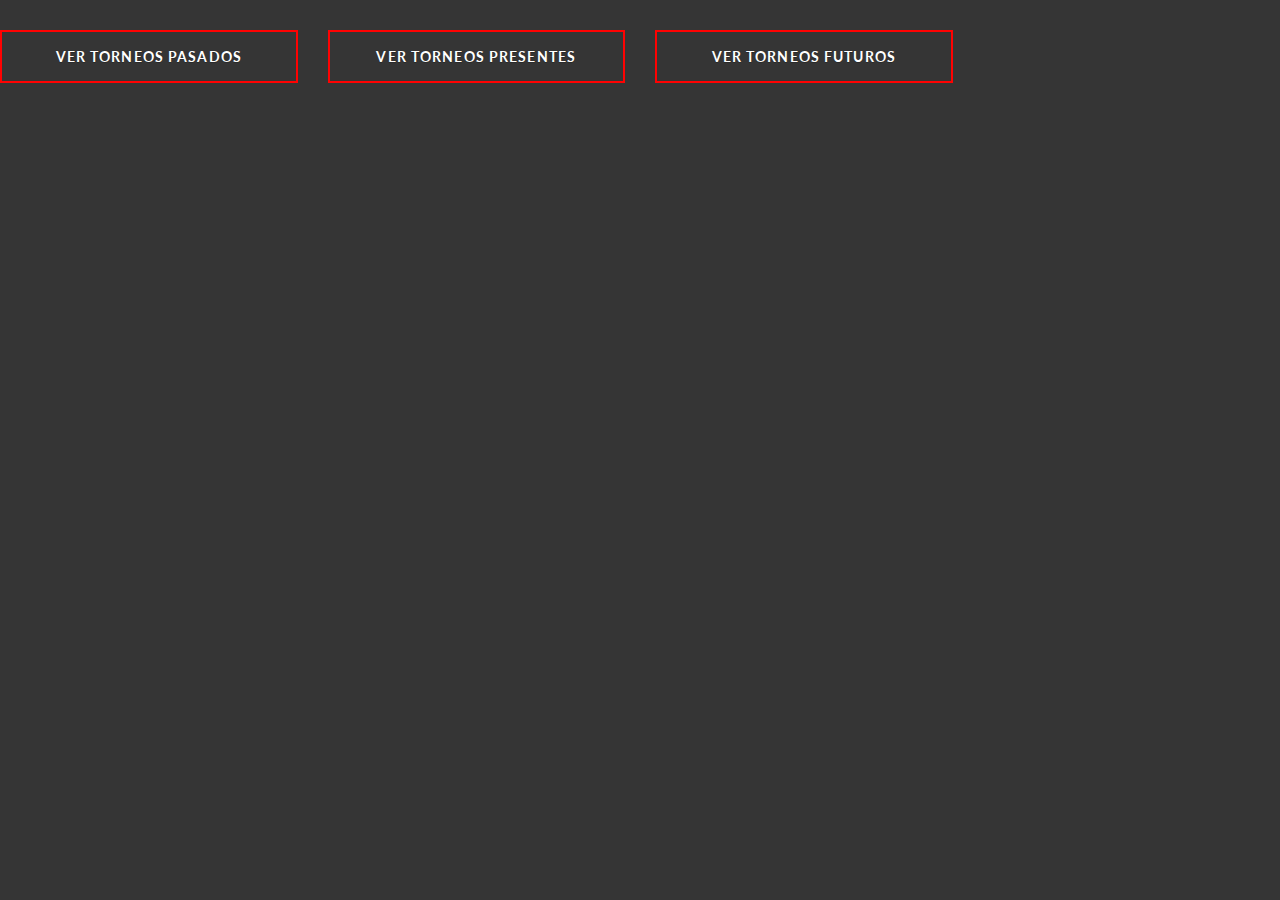
<file: Usuarios/index.html>
<!DOCTYPE html>
<html lang="en" >
<head>
  <meta charset="UTF-8">
  <title>CodePen - Animated CSS3 Buttons</title>
  <link rel="stylesheet" href="./style.css">

</head>
<body>
<!-- partial:index.partial.html -->

  
  <div class="row">
    <div class="col-md-3 col-sm-3 col-xs-6"> <a href="#" class="btn btn-sm animated-button thar-one">Ver torneos pasados</a> </div>
    <div class="col-md-3 col-sm-3 col-xs-6"> <a href="#" class="btn btn-sm animated-button thar-two">Ver torneos presentes</a> </div>
    <div class="col-md-3 col-sm-3 col-xs-6"> <a href="#" class="btn btn-sm animated-button thar-three">Ver torneos futuros</a> </div>

  </div>


</body>
</html>
</file>
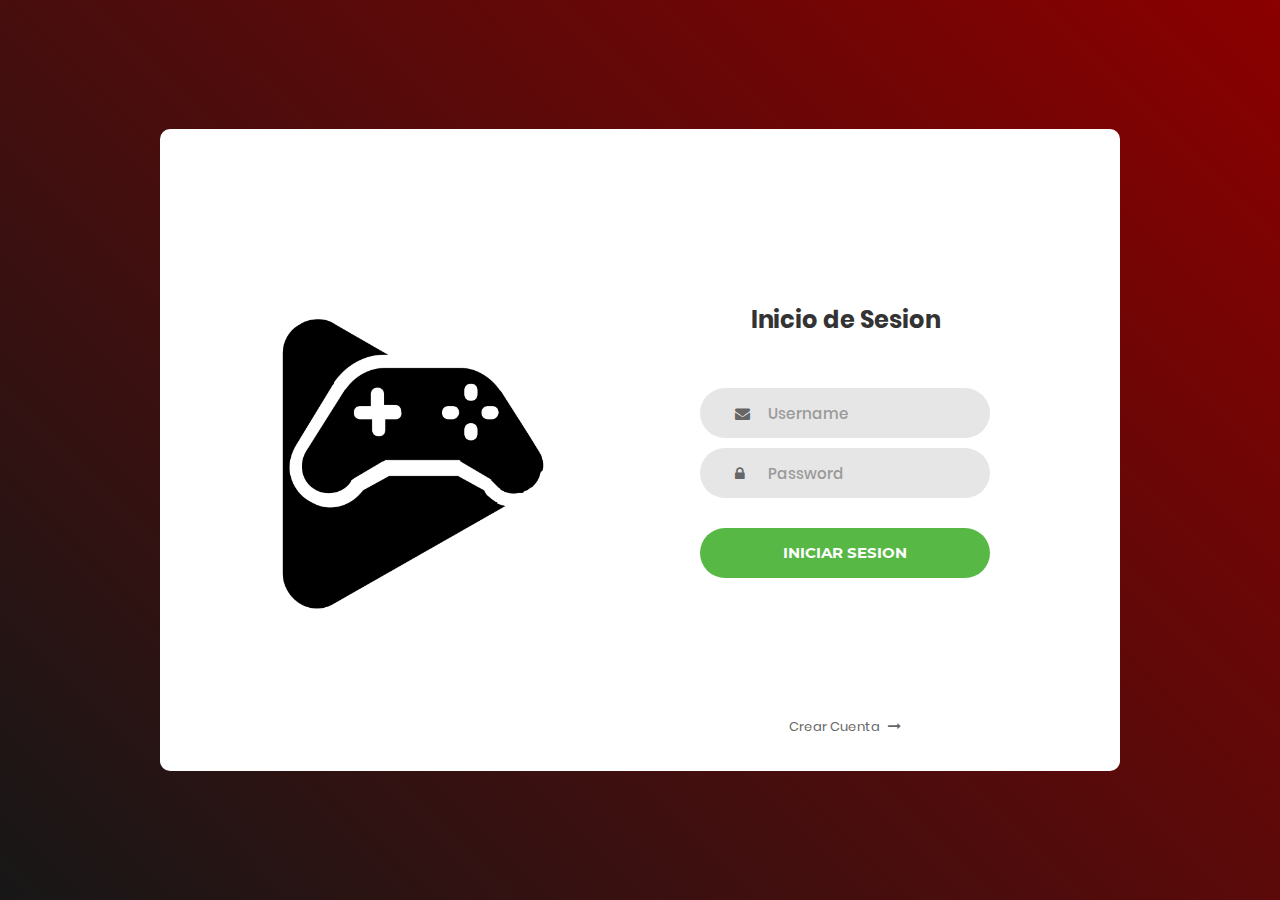
<file: Login/Login.html>
<!DOCTYPE html>
<html lang="en">
<head>
	<title>Inicio de Sesion</title>
	<meta charset="UTF-8">
	<meta name="viewport" content="width=device-width, initial-scale=1">
<!--===============================================================================================-->	
	<link rel="icon" type="image/png" href="images/icons/favicon.ico"/>
<!--===============================================================================================-->
	<link rel="stylesheet" type="text/css" href="vendor/bootstrap/css/bootstrap.min.css">
<!--===============================================================================================-->
	<link rel="stylesheet" type="text/css" href="fonts/font-awesome-4.7.0/css/font-awesome.min.css">
<!--===============================================================================================-->
	<link rel="stylesheet" type="text/css" href="vendor/animate/animate.css">
<!--===============================================================================================-->	
	<link rel="stylesheet" type="text/css" href="vendor/css-hamburgers/hamburgers.min.css">
<!--===============================================================================================-->
	<link rel="stylesheet" type="text/css" href="vendor/select2/select2.min.css">
<!--===============================================================================================-->
	<link rel="stylesheet" type="text/css" href="css/util.css">
	<link rel="stylesheet" type="text/css" href="css/main.css">
<!--===============================================================================================-->
</head>
<body>
	
	<div class="limiter">
		<div class="container-login100">
			<div class="wrap-login100">
				<div class="login100-pic js-tilt" data-tilt>
					<img src="images/img-01.png" alt="IMG">
				</div>

				<form class="login100-form validate-form" onsubmit="return false;">
					<span class="login100-form-title">
						Inicio de Sesion
					</span>

					<div class="wrap-input100 validate-input">
						<input class="input100" type="text" id="username" name="username" placeholder="Username">
						<span class="focus-input100"></span>
						<span class="symbol-input100">
							<i class="fa fa-envelope" aria-hidden="true"></i>
						</span>
					</div>

					<div class="wrap-input100 validate-input" data-validate = "Password is required">
						<input class="input100" type="password" id="pass" name="pass" placeholder="Password">
						<span class="focus-input100"></span>
						<span class="symbol-input100">
							<i class="fa fa-lock" aria-hidden="true"></i>
						</span>
					</div>
					
					<div class="container-login100-form-btn">
						<button class="login100-form-btn" onclick="iniciarsesion()">
							Iniciar Sesion
						</button>
					</div>

					<div class="text-center p-t-136">
						<a class="txt2" href="../Registro/Registrar.html">
							Crear Cuenta
							<i class="fa fa-long-arrow-right m-l-5" aria-hidden="true"></i>
						</a>
					</div>
				</form>
			</div>
		</div>
	</div>
	
	

	
<!--===============================================================================================-->	
	<script src="vendor/jquery/jquery-3.2.1.min.js"></script>
<!--===============================================================================================-->
	<script src="vendor/bootstrap/js/popper.js"></script>
	<script src="vendor/bootstrap/js/bootstrap.min.js"></script>
<!--===============================================================================================-->
	<script src="vendor/select2/select2.min.js"></script>
<!--===============================================================================================-->
	<script src="vendor/tilt/tilt.jquery.min.js"></script>
	<script >
		$('.js-tilt').tilt({
			scale: 1.1
		})
	</script>
<!--===============================================================================================-->
	<script src="js/main.js"></script>

<!--===============================================================================================-->
<!--VISTO EN LABORATORIO COMIENZA DESDE ACA -->
	<script>
		//Agregando validaciones de  cors para que no suframos
		let headers = new Headers();
		headers.append('Content-Type', 'application/json');
		headers.append('Accept', 'application/json');
		headers.append('Access-Control-Allow-Origin', 'http://localhost:5001');
		headers.append('Access-Control-Allow-Credentials', 'true');
		headers.append('GET', 'POST', 'OPTIONS');

		//Esta sera la funcion de login 
		function iniciarsesion(){
			//Obtener el valor de los inputs
			let user = document.getElementById("username").value;
			let pass = document.getElementById("pass").value;
			//Mando a hacer la peticion
			fetch('http://localhost:5001/iniciarsesion', {
  				method: 'POST',
  				headers: headers,
  				body: `{
    				"username":"${user}",
        			"password":"${pass}"
                     }`,
				})
			//Aca espero a mi respuesta
			.then(response => response.json())
			//Aca yo ya trabajo con la respuesta
			.then(data => {
				if(data.data=="admin"){
					alert('El usuario es el admin')
				}
				else if(data.data=="true"){
					window.location.replace('../Usuarios/index.html')
				}else{
					alert('Verifique sus credenciales')
				}
  		
			})
			.catch((error) => {
  				console.error('Error:', error);
			});

		}
/*
		fetch('http://localhost:5001/insertar', {
  				method: 'POST', // or 'PUT'
  				headers: headers,
  				body: `{
    	"nombre":"Lesly",
        "apellido": "Rubia",
        "username":"leslyr",
        "password":"1234"
                     }`,
				})
			.then(response => response.json())
			.then(data => {
  			console.log('Success:', data);
			})
.catch((error) => {
  console.error('Error:', error);
});
		fetch('http://localhost:5001/', {
      headers : { 
        'Content-Type': 'application/json',
        'Accept': 'application/json'
       }

    }).then(response => response.json())
  .then(data => alert(data.data));
  */
	  </script>
</body>
</html>
</file>
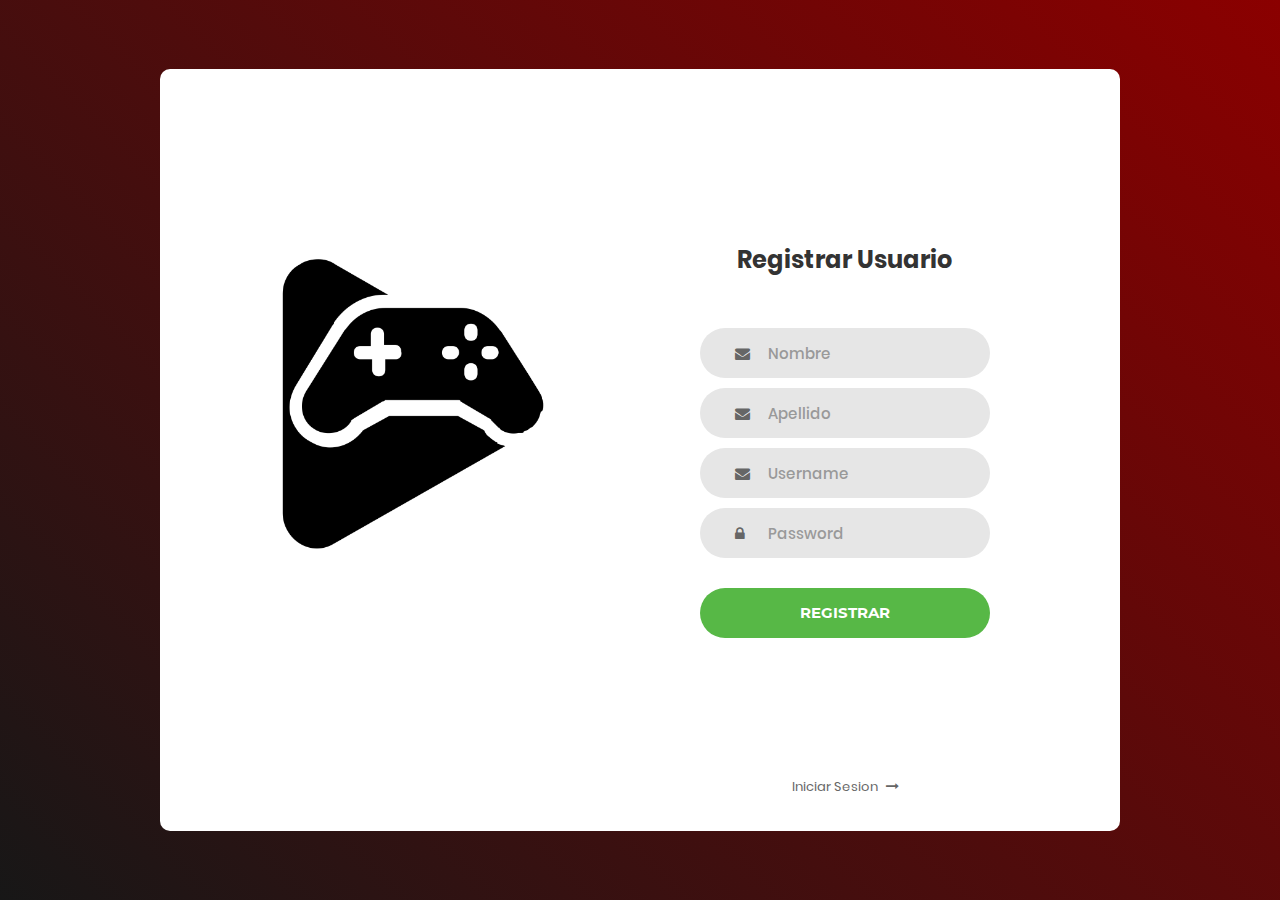
<file: Registro/Registrar.html>
<!DOCTYPE html>
<html lang="en">
<head>
	<title>Registro de Usuario</title>
	<meta charset="UTF-8">
	<meta name="viewport" content="width=device-width, initial-scale=1">
<!--===============================================================================================-->	
	<link rel="icon" type="image/png" href="images/icons/favicon.ico"/>
<!--===============================================================================================-->
	<link rel="stylesheet" type="text/css" href="vendor/bootstrap/css/bootstrap.min.css">
<!--===============================================================================================-->
	<link rel="stylesheet" type="text/css" href="fonts/font-awesome-4.7.0/css/font-awesome.min.css">
<!--===============================================================================================-->
	<link rel="stylesheet" type="text/css" href="vendor/animate/animate.css">
<!--===============================================================================================-->	
	<link rel="stylesheet" type="text/css" href="vendor/css-hamburgers/hamburgers.min.css">
<!--===============================================================================================-->
	<link rel="stylesheet" type="text/css" href="vendor/select2/select2.min.css">
<!--===============================================================================================-->
	<link rel="stylesheet" type="text/css" href="css/util.css">
	<link rel="stylesheet" type="text/css" href="css/main.css">
<!--===============================================================================================-->
</head>
<body>
	
	<div class="limiter">
		<div class="container-login100">
			<div class="wrap-login100">
				<div class="login100-pic js-tilt" data-tilt>
					<img src="images/img-01.png" alt="IMG">
				</div>

				<form class="login100-form validate-form" onsubmit="return false">
					<span class="login100-form-title">
						Registrar Usuario
					</span>

					<div class="wrap-input100 validate-input" >
						<input class="input100" type="text" id="nombre" name="name" placeholder="Nombre">
						<span class="focus-input100"></span>
						<span class="symbol-input100">
							<i class="fa fa-envelope" aria-hidden="true"></i>
						</span>
					</div>
					<div class="wrap-input100 validate-input" >
						<input class="input100" type="text" name="apellido" id="apellido" placeholder="Apellido">
						<span class="focus-input100"></span>
						<span class="symbol-input100">
							<i class="fa fa-envelope" aria-hidden="true"></i>
						</span>
					</div>
					<div class="wrap-input100 validate-input" >
						<input class="input100" type="text" name="username" id="username" placeholder="Username">
						<span class="focus-input100"></span>
						<span class="symbol-input100">
							<i class="fa fa-envelope" aria-hidden="true"></i>
						</span>
					</div>


					<div class="wrap-input100 validate-input" data-validate = "Password is required">
						<input class="input100" type="password" name="pass" id="pass" placeholder="Password">
						<span class="focus-input100"></span>
						<span class="symbol-input100">
							<i class="fa fa-lock" aria-hidden="true"></i>
						</span>
					</div>
					
					<div class="container-login100-form-btn">
						<button class="login100-form-btn" onclick="registrar()">
							Registrar
						</button>
					</div>



					<div class="text-center p-t-136">
						<a class="txt2" href="../Login/Login.html">
							Iniciar Sesion
							<i class="fa fa-long-arrow-right m-l-5" aria-hidden="true"></i>
						</a>
					</div>
				</form>
			</div>
		</div>
	</div>
	
	

	
<!--===============================================================================================-->	
	<script src="vendor/jquery/jquery-3.2.1.min.js"></script>
<!--===============================================================================================-->
	<script src="vendor/bootstrap/js/popper.js"></script>
	<script src="vendor/bootstrap/js/bootstrap.min.js"></script>
<!--===============================================================================================-->
	<script src="vendor/select2/select2.min.js"></script>
<!--===============================================================================================-->
	<script src="vendor/tilt/tilt.jquery.min.js"></script>
	<script >
		$('.js-tilt').tilt({
			scale: 1.1
		})
	</script>
<!--===============================================================================================-->
	<script src="js/main.js"></script>
	<script>
		let headers = new Headers();
		headers.append('Content-Type', 'application/json');
		headers.append('Accept', 'application/json');
		headers.append('Access-Control-Allow-Origin', 'http://localhost:5001');
		headers.append('Access-Control-Allow-Credentials', 'true');
		headers.append('GET', 'POST', 'OPTIONS');
		function registrar(){
			//Obteniendo la data para el registro
			let nomb = document.getElementById("nombre").value;
			let apel = document.getElementById("apellido").value;
			let user = document.getElementById("username").value;
			let pass = document.getElementById("pass").value;
			//Mando a hacer la peticion
			fetch('http://localhost:5001/insertar', {
  				method: 'POST',
  				headers: headers,
  				body: `{  
					"nombre":"${nomb}",
					"apellido":"${apel}",
    				"username":"${user}",
        			"password":"${pass}"
                     }`,
				})
			//Aca espero a mi respuesta
			.then(response => response.json())
			//Aca yo ya trabajo con la respuesta
			.then(data => {
				alert(data.data)
			})
			.catch((error) => {
  				console.error('Error:', error);
			});

		}
		
	</script>
</body>
</html>
</file>
<file: Login/css/util.css>
/*[ FONT SIZE ]
///////////////////////////////////////////////////////////
*/
.fs-1 {font-size: 1px;}
.fs-2 {font-size: 2px;}
.fs-3 {font-size: 3px;}
.fs-4 {font-size: 4px;}
.fs-5 {font-size: 5px;}
.fs-6 {font-size: 6px;}
.fs-7 {font-size: 7px;}
.fs-8 {font-size: 8px;}
.fs-9 {font-size: 9px;}
.fs-10 {font-size: 10px;}
.fs-11 {font-size: 11px;}
.fs-12 {font-size: 12px;}
.fs-13 {font-size: 13px;}
.fs-14 {font-size: 14px;}
.fs-15 {font-size: 15px;}
.fs-16 {font-size: 16px;}
.fs-17 {font-size: 17px;}
.fs-18 {font-size: 18px;}
.fs-19 {font-size: 19px;}
.fs-20 {font-size: 20px;}
.fs-21 {font-size: 21px;}
.fs-22 {font-size: 22px;}
.fs-23 {font-size: 23px;}
.fs-24 {font-size: 24px;}
.fs-25 {font-size: 25px;}
.fs-26 {font-size: 26px;}
.fs-27 {font-size: 27px;}
.fs-28 {font-size: 28px;}
.fs-29 {font-size: 29px;}
.fs-30 {font-size: 30px;}
.fs-31 {font-size: 31px;}
.fs-32 {font-size: 32px;}
.fs-33 {font-size: 33px;}
.fs-34 {font-size: 34px;}
.fs-35 {font-size: 35px;}
.fs-36 {font-size: 36px;}
.fs-37 {font-size: 37px;}
.fs-38 {font-size: 38px;}
.fs-39 {font-size: 39px;}
.fs-40 {font-size: 40px;}
.fs-41 {font-size: 41px;}
.fs-42 {font-size: 42px;}
.fs-43 {font-size: 43px;}
.fs-44 {font-size: 44px;}
.fs-45 {font-size: 45px;}
.fs-46 {font-size: 46px;}
.fs-47 {font-size: 47px;}
.fs-48 {font-size: 48px;}
.fs-49 {font-size: 49px;}
.fs-50 {font-size: 50px;}
.fs-51 {font-size: 51px;}
.fs-52 {font-size: 52px;}
.fs-53 {font-size: 53px;}
.fs-54 {font-size: 54px;}
.fs-55 {font-size: 55px;}
.fs-56 {font-size: 56px;}
.fs-57 {font-size: 57px;}
.fs-58 {font-size: 58px;}
.fs-59 {font-size: 59px;}
.fs-60 {font-size: 60px;}
.fs-61 {font-size: 61px;}
.fs-62 {font-size: 62px;}
.fs-63 {font-size: 63px;}
.fs-64 {font-size: 64px;}
.fs-65 {font-size: 65px;}
.fs-66 {font-size: 66px;}
.fs-67 {font-size: 67px;}
.fs-68 {font-size: 68px;}
.fs-69 {font-size: 69px;}
.fs-70 {font-size: 70px;}
.fs-71 {font-size: 71px;}
.fs-72 {font-size: 72px;}
.fs-73 {font-size: 73px;}
.fs-74 {font-size: 74px;}
.fs-75 {font-size: 75px;}
.fs-76 {font-size: 76px;}
.fs-77 {font-size: 77px;}
.fs-78 {font-size: 78px;}
.fs-79 {font-size: 79px;}
.fs-80 {font-size: 80px;}
.fs-81 {font-size: 81px;}
.fs-82 {font-size: 82px;}
.fs-83 {font-size: 83px;}
.fs-84 {font-size: 84px;}
.fs-85 {font-size: 85px;}
.fs-86 {font-size: 86px;}
.fs-87 {font-size: 87px;}
.fs-88 {font-size: 88px;}
.fs-89 {font-size: 89px;}
.fs-90 {font-size: 90px;}
.fs-91 {font-size: 91px;}
.fs-92 {font-size: 92px;}
.fs-93 {font-size: 93px;}
.fs-94 {font-size: 94px;}
.fs-95 {font-size: 95px;}
.fs-96 {font-size: 96px;}
.fs-97 {font-size: 97px;}
.fs-98 {font-size: 98px;}
.fs-99 {font-size: 99px;}
.fs-100 {font-size: 100px;}
.fs-101 {font-size: 101px;}
.fs-102 {font-size: 102px;}
.fs-103 {font-size: 103px;}
.fs-104 {font-size: 104px;}
.fs-105 {font-size: 105px;}
.fs-106 {font-size: 106px;}
.fs-107 {font-size: 107px;}
.fs-108 {font-size: 108px;}
.fs-109 {font-size: 109px;}
.fs-110 {font-size: 110px;}
.fs-111 {font-size: 111px;}
.fs-112 {font-size: 112px;}
.fs-113 {font-size: 113px;}
.fs-114 {font-size: 114px;}
.fs-115 {font-size: 115px;}
.fs-116 {font-size: 116px;}
.fs-117 {font-size: 117px;}
.fs-118 {font-size: 118px;}
.fs-119 {font-size: 119px;}
.fs-120 {font-size: 120px;}
.fs-121 {font-size: 121px;}
.fs-122 {font-size: 122px;}
.fs-123 {font-size: 123px;}
.fs-124 {font-size: 124px;}
.fs-125 {font-size: 125px;}
.fs-126 {font-size: 126px;}
.fs-127 {font-size: 127px;}
.fs-128 {font-size: 128px;}
.fs-129 {font-size: 129px;}
.fs-130 {font-size: 130px;}
.fs-131 {font-size: 131px;}
.fs-132 {font-size: 132px;}
.fs-133 {font-size: 133px;}
.fs-134 {font-size: 134px;}
.fs-135 {font-size: 135px;}
.fs-136 {font-size: 136px;}
.fs-137 {font-size: 137px;}
.fs-138 {font-size: 138px;}
.fs-139 {font-size: 139px;}
.fs-140 {font-size: 140px;}
.fs-141 {font-size: 141px;}
.fs-142 {font-size: 142px;}
.fs-143 {font-size: 143px;}
.fs-144 {font-size: 144px;}
.fs-145 {font-size: 145px;}
.fs-146 {font-size: 146px;}
.fs-147 {font-size: 147px;}
.fs-148 {font-size: 148px;}
.fs-149 {font-size: 149px;}
.fs-150 {font-size: 150px;}
.fs-151 {font-size: 151px;}
.fs-152 {font-size: 152px;}
.fs-153 {font-size: 153px;}
.fs-154 {font-size: 154px;}
.fs-155 {font-size: 155px;}
.fs-156 {font-size: 156px;}
.fs-157 {font-size: 157px;}
.fs-158 {font-size: 158px;}
.fs-159 {font-size: 159px;}
.fs-160 {font-size: 160px;}
.fs-161 {font-size: 161px;}
.fs-162 {font-size: 162px;}
.fs-163 {font-size: 163px;}
.fs-164 {font-size: 164px;}
.fs-165 {font-size: 165px;}
.fs-166 {font-size: 166px;}
.fs-167 {font-size: 167px;}
.fs-168 {font-size: 168px;}
.fs-169 {font-size: 169px;}
.fs-170 {font-size: 170px;}
.fs-171 {font-size: 171px;}
.fs-172 {font-size: 172px;}
.fs-173 {font-size: 173px;}
.fs-174 {font-size: 174px;}
.fs-175 {font-size: 175px;}
.fs-176 {font-size: 176px;}
.fs-177 {font-size: 177px;}
.fs-178 {font-size: 178px;}
.fs-179 {font-size: 179px;}
.fs-180 {font-size: 180px;}
.fs-181 {font-size: 181px;}
.fs-182 {font-size: 182px;}
.fs-183 {font-size: 183px;}
.fs-184 {font-size: 184px;}
.fs-185 {font-size: 185px;}
.fs-186 {font-size: 186px;}
.fs-187 {font-size: 187px;}
.fs-188 {font-size: 188px;}
.fs-189 {font-size: 189px;}
.fs-190 {font-size: 190px;}
.fs-191 {font-size: 191px;}
.fs-192 {font-size: 192px;}
.fs-193 {font-size: 193px;}
.fs-194 {font-size: 194px;}
.fs-195 {font-size: 195px;}
.fs-196 {font-size: 196px;}
.fs-197 {font-size: 197px;}
.fs-198 {font-size: 198px;}
.fs-199 {font-size: 199px;}
.fs-200 {font-size: 200px;}

/*[ PADDING ]
///////////////////////////////////////////////////////////
*/
.p-t-0 {padding-top: 0px;}
.p-t-1 {padding-top: 1px;}
.p-t-2 {padding-top: 2px;}
.p-t-3 {padding-top: 3px;}
.p-t-4 {padding-top: 4px;}
.p-t-5 {padding-top: 5px;}
.p-t-6 {padding-top: 6px;}
.p-t-7 {padding-top: 7px;}
.p-t-8 {padding-top: 8px;}
.p-t-9 {padding-top: 9px;}
.p-t-10 {padding-top: 10px;}
.p-t-11 {padding-top: 11px;}
.p-t-12 {padding-top: 12px;}
.p-t-13 {padding-top: 13px;}
.p-t-14 {padding-top: 14px;}
.p-t-15 {padding-top: 15px;}
.p-t-16 {padding-top: 16px;}
.p-t-17 {padding-top: 17px;}
.p-t-18 {padding-top: 18px;}
.p-t-19 {padding-top: 19px;}
.p-t-20 {padding-top: 20px;}
.p-t-21 {padding-top: 21px;}
.p-t-22 {padding-top: 22px;}
.p-t-23 {padding-top: 23px;}
.p-t-24 {padding-top: 24px;}
.p-t-25 {padding-top: 25px;}
.p-t-26 {padding-top: 26px;}
.p-t-27 {padding-top: 27px;}
.p-t-28 {padding-top: 28px;}
.p-t-29 {padding-top: 29px;}
.p-t-30 {padding-top: 30px;}
.p-t-31 {padding-top: 31px;}
.p-t-32 {padding-top: 32px;}
.p-t-33 {padding-top: 33px;}
.p-t-34 {padding-top: 34px;}
.p-t-35 {padding-top: 35px;}
.p-t-36 {padding-top: 36px;}
.p-t-37 {padding-top: 37px;}
.p-t-38 {padding-top: 38px;}
.p-t-39 {padding-top: 39px;}
.p-t-40 {padding-top: 40px;}
.p-t-41 {padding-top: 41px;}
.p-t-42 {padding-top: 42px;}
.p-t-43 {padding-top: 43px;}
.p-t-44 {padding-top: 44px;}
.p-t-45 {padding-top: 45px;}
.p-t-46 {padding-top: 46px;}
.p-t-47 {padding-top: 47px;}
.p-t-48 {padding-top: 48px;}
.p-t-49 {padding-top: 49px;}
.p-t-50 {padding-top: 50px;}
.p-t-51 {padding-top: 51px;}
.p-t-52 {padding-top: 52px;}
.p-t-53 {padding-top: 53px;}
.p-t-54 {padding-top: 54px;}
.p-t-55 {padding-top: 55px;}
.p-t-56 {padding-top: 56px;}
.p-t-57 {padding-top: 57px;}
.p-t-58 {padding-top: 58px;}
.p-t-59 {padding-top: 59px;}
.p-t-60 {padding-top: 60px;}
.p-t-61 {padding-top: 61px;}
.p-t-62 {padding-top: 62px;}
.p-t-63 {padding-top: 63px;}
.p-t-64 {padding-top: 64px;}
.p-t-65 {padding-top: 65px;}
.p-t-66 {padding-top: 66px;}
.p-t-67 {padding-top: 67px;}
.p-t-68 {padding-top: 68px;}
.p-t-69 {padding-top: 69px;}
.p-t-70 {padding-top: 70px;}
.p-t-71 {padding-top: 71px;}
.p-t-72 {padding-top: 72px;}
.p-t-73 {padding-top: 73px;}
.p-t-74 {padding-top: 74px;}
.p-t-75 {padding-top: 75px;}
.p-t-76 {padding-top: 76px;}
.p-t-77 {padding-top: 77px;}
.p-t-78 {padding-top: 78px;}
.p-t-79 {padding-top: 79px;}
.p-t-80 {padding-top: 80px;}
.p-t-81 {padding-top: 81px;}
.p-t-82 {padding-top: 82px;}
.p-t-83 {padding-top: 83px;}
.p-t-84 {padding-top: 84px;}
.p-t-85 {padding-top: 85px;}
.p-t-86 {padding-top: 86px;}
.p-t-87 {padding-top: 87px;}
.p-t-88 {padding-top: 88px;}
.p-t-89 {padding-top: 89px;}
.p-t-90 {padding-top: 90px;}
.p-t-91 {padding-top: 91px;}
.p-t-92 {padding-top: 92px;}
.p-t-93 {padding-top: 93px;}
.p-t-94 {padding-top: 94px;}
.p-t-95 {padding-top: 95px;}
.p-t-96 {padding-top: 96px;}
.p-t-97 {padding-top: 97px;}
.p-t-98 {padding-top: 98px;}
.p-t-99 {padding-top: 99px;}
.p-t-100 {padding-top: 100px;}
.p-t-101 {padding-top: 101px;}
.p-t-102 {padding-top: 102px;}
.p-t-103 {padding-top: 103px;}
.p-t-104 {padding-top: 104px;}
.p-t-105 {padding-top: 105px;}
.p-t-106 {padding-top: 106px;}
.p-t-107 {padding-top: 107px;}
.p-t-108 {padding-top: 108px;}
.p-t-109 {padding-top: 109px;}
.p-t-110 {padding-top: 110px;}
.p-t-111 {padding-top: 111px;}
.p-t-112 {padding-top: 112px;}
.p-t-113 {padding-top: 113px;}
.p-t-114 {padding-top: 114px;}
.p-t-115 {padding-top: 115px;}
.p-t-116 {padding-top: 116px;}
.p-t-117 {padding-top: 117px;}
.p-t-118 {padding-top: 118px;}
.p-t-119 {padding-top: 119px;}
.p-t-120 {padding-top: 120px;}
.p-t-121 {padding-top: 121px;}
.p-t-122 {padding-top: 122px;}
.p-t-123 {padding-top: 123px;}
.p-t-124 {padding-top: 124px;}
.p-t-125 {padding-top: 125px;}
.p-t-126 {padding-top: 126px;}
.p-t-127 {padding-top: 127px;}
.p-t-128 {padding-top: 128px;}
.p-t-129 {padding-top: 129px;}
.p-t-130 {padding-top: 130px;}
.p-t-131 {padding-top: 131px;}
.p-t-132 {padding-top: 132px;}
.p-t-133 {padding-top: 133px;}
.p-t-134 {padding-top: 134px;}
.p-t-135 {padding-top: 135px;}
.p-t-136 {padding-top: 136px;}
.p-t-137 {padding-top: 137px;}
.p-t-138 {padding-top: 138px;}
.p-t-139 {padding-top: 139px;}
.p-t-140 {padding-top: 140px;}
.p-t-141 {padding-top: 141px;}
.p-t-142 {padding-top: 142px;}
.p-t-143 {padding-top: 143px;}
.p-t-144 {padding-top: 144px;}
.p-t-145 {padding-top: 145px;}
.p-t-146 {padding-top: 146px;}
.p-t-147 {padding-top: 147px;}
.p-t-148 {padding-top: 148px;}
.p-t-149 {padding-top: 149px;}
.p-t-150 {padding-top: 150px;}
.p-t-151 {padding-top: 151px;}
.p-t-152 {padding-top: 152px;}
.p-t-153 {padding-top: 153px;}
.p-t-154 {padding-top: 154px;}
.p-t-155 {padding-top: 155px;}
.p-t-156 {padding-top: 156px;}
.p-t-157 {padding-top: 157px;}
.p-t-158 {padding-top: 158px;}
.p-t-159 {padding-top: 159px;}
.p-t-160 {padding-top: 160px;}
.p-t-161 {padding-top: 161px;}
.p-t-162 {padding-top: 162px;}
.p-t-163 {padding-top: 163px;}
.p-t-164 {padding-top: 164px;}
.p-t-165 {padding-top: 165px;}
.p-t-166 {padding-top: 166px;}
.p-t-167 {padding-top: 167px;}
.p-t-168 {padding-top: 168px;}
.p-t-169 {padding-top: 169px;}
.p-t-170 {padding-top: 170px;}
.p-t-171 {padding-top: 171px;}
.p-t-172 {padding-top: 172px;}
.p-t-173 {padding-top: 173px;}
.p-t-174 {padding-top: 174px;}
.p-t-175 {padding-top: 175px;}
.p-t-176 {padding-top: 176px;}
.p-t-177 {padding-top: 177px;}
.p-t-178 {padding-top: 178px;}
.p-t-179 {padding-top: 179px;}
.p-t-180 {padding-top: 180px;}
.p-t-181 {padding-top: 181px;}
.p-t-182 {padding-top: 182px;}
.p-t-183 {padding-top: 183px;}
.p-t-184 {padding-top: 184px;}
.p-t-185 {padding-top: 185px;}
.p-t-186 {padding-top: 186px;}
.p-t-187 {padding-top: 187px;}
.p-t-188 {padding-top: 188px;}
.p-t-189 {padding-top: 189px;}
.p-t-190 {padding-top: 190px;}
.p-t-191 {padding-top: 191px;}
.p-t-192 {padding-top: 192px;}
.p-t-193 {padding-top: 193px;}
.p-t-194 {padding-top: 194px;}
.p-t-195 {padding-top: 195px;}
.p-t-196 {padding-top: 196px;}
.p-t-197 {padding-top: 197px;}
.p-t-198 {padding-top: 198px;}
.p-t-199 {padding-top: 199px;}
.p-t-200 {padding-top: 200px;}
.p-t-201 {padding-top: 201px;}
.p-t-202 {padding-top: 202px;}
.p-t-203 {padding-top: 203px;}
.p-t-204 {padding-top: 204px;}
.p-t-205 {padding-top: 205px;}
.p-t-206 {padding-top: 206px;}
.p-t-207 {padding-top: 207px;}
.p-t-208 {padding-top: 208px;}
.p-t-209 {padding-top: 209px;}
.p-t-210 {padding-top: 210px;}
.p-t-211 {padding-top: 211px;}
.p-t-212 {padding-top: 212px;}
.p-t-213 {padding-top: 213px;}
.p-t-214 {padding-top: 214px;}
.p-t-215 {padding-top: 215px;}
.p-t-216 {padding-top: 216px;}
.p-t-217 {padding-top: 217px;}
.p-t-218 {padding-top: 218px;}
.p-t-219 {padding-top: 219px;}
.p-t-220 {padding-top: 220px;}
.p-t-221 {padding-top: 221px;}
.p-t-222 {padding-top: 222px;}
.p-t-223 {padding-top: 223px;}
.p-t-224 {padding-top: 224px;}
.p-t-225 {padding-top: 225px;}
.p-t-226 {padding-top: 226px;}
.p-t-227 {padding-top: 227px;}
.p-t-228 {padding-top: 228px;}
.p-t-229 {padding-top: 229px;}
.p-t-230 {padding-top: 230px;}
.p-t-231 {padding-top: 231px;}
.p-t-232 {padding-top: 232px;}
.p-t-233 {padding-top: 233px;}
.p-t-234 {padding-top: 234px;}
.p-t-235 {padding-top: 235px;}
.p-t-236 {padding-top: 236px;}
.p-t-237 {padding-top: 237px;}
.p-t-238 {padding-top: 238px;}
.p-t-239 {padding-top: 239px;}
.p-t-240 {padding-top: 240px;}
.p-t-241 {padding-top: 241px;}
.p-t-242 {padding-top: 242px;}
.p-t-243 {padding-top: 243px;}
.p-t-244 {padding-top: 244px;}
.p-t-245 {padding-top: 245px;}
.p-t-246 {padding-top: 246px;}
.p-t-247 {padding-top: 247px;}
.p-t-248 {padding-top: 248px;}
.p-t-249 {padding-top: 249px;}
.p-t-250 {padding-top: 250px;}
.p-b-0 {padding-bottom: 0px;}
.p-b-1 {padding-bottom: 1px;}
.p-b-2 {padding-bottom: 2px;}
.p-b-3 {padding-bottom: 3px;}
.p-b-4 {padding-bottom: 4px;}
.p-b-5 {padding-bottom: 5px;}
.p-b-6 {padding-bottom: 6px;}
.p-b-7 {padding-bottom: 7px;}
.p-b-8 {padding-bottom: 8px;}
.p-b-9 {padding-bottom: 9px;}
.p-b-10 {padding-bottom: 10px;}
.p-b-11 {padding-bottom: 11px;}
.p-b-12 {padding-bottom: 12px;}
.p-b-13 {padding-bottom: 13px;}
.p-b-14 {padding-bottom: 14px;}
.p-b-15 {padding-bottom: 15px;}
.p-b-16 {padding-bottom: 16px;}
.p-b-17 {padding-bottom: 17px;}
.p-b-18 {padding-bottom: 18px;}
.p-b-19 {padding-bottom: 19px;}
.p-b-20 {padding-bottom: 20px;}
.p-b-21 {padding-bottom: 21px;}
.p-b-22 {padding-bottom: 22px;}
.p-b-23 {padding-bottom: 23px;}
.p-b-24 {padding-bottom: 24px;}
.p-b-25 {padding-bottom: 25px;}
.p-b-26 {padding-bottom: 26px;}
.p-b-27 {padding-bottom: 27px;}
.p-b-28 {padding-bottom: 28px;}
.p-b-29 {padding-bottom: 29px;}
.p-b-30 {padding-bottom: 30px;}
.p-b-31 {padding-bottom: 31px;}
.p-b-32 {padding-bottom: 32px;}
.p-b-33 {padding-bottom: 33px;}
.p-b-34 {padding-bottom: 34px;}
.p-b-35 {padding-bottom: 35px;}
.p-b-36 {padding-bottom: 36px;}
.p-b-37 {padding-bottom: 37px;}
.p-b-38 {padding-bottom: 38px;}
.p-b-39 {padding-bottom: 39px;}
.p-b-40 {padding-bottom: 40px;}
.p-b-41 {padding-bottom: 41px;}
.p-b-42 {padding-bottom: 42px;}
.p-b-43 {padding-bottom: 43px;}
.p-b-44 {padding-bottom: 44px;}
.p-b-45 {padding-bottom: 45px;}
.p-b-46 {padding-bottom: 46px;}
.p-b-47 {padding-bottom: 47px;}
.p-b-48 {padding-bottom: 48px;}
.p-b-49 {padding-bottom: 49px;}
.p-b-50 {padding-bottom: 50px;}
.p-b-51 {padding-bottom: 51px;}
.p-b-52 {padding-bottom: 52px;}
.p-b-53 {padding-bottom: 53px;}
.p-b-54 {padding-bottom: 54px;}
.p-b-55 {padding-bottom: 55px;}
.p-b-56 {padding-bottom: 56px;}
.p-b-57 {padding-bottom: 57px;}
.p-b-58 {padding-bottom: 58px;}
.p-b-59 {padding-bottom: 59px;}
.p-b-60 {padding-bottom: 60px;}
.p-b-61 {padding-bottom: 61px;}
.p-b-62 {padding-bottom: 62px;}
.p-b-63 {padding-bottom: 63px;}
.p-b-64 {padding-bottom: 64px;}
.p-b-65 {padding-bottom: 65px;}
.p-b-66 {padding-bottom: 66px;}
.p-b-67 {padding-bottom: 67px;}
.p-b-68 {padding-bottom: 68px;}
.p-b-69 {padding-bottom: 69px;}
.p-b-70 {padding-bottom: 70px;}
.p-b-71 {padding-bottom: 71px;}
.p-b-72 {padding-bottom: 72px;}
.p-b-73 {padding-bottom: 73px;}
.p-b-74 {padding-bottom: 74px;}
.p-b-75 {padding-bottom: 75px;}
.p-b-76 {padding-bottom: 76px;}
.p-b-77 {padding-bottom: 77px;}
.p-b-78 {padding-bottom: 78px;}
.p-b-79 {padding-bottom: 79px;}
.p-b-80 {padding-bottom: 80px;}
.p-b-81 {padding-bottom: 81px;}
.p-b-82 {padding-bottom: 82px;}
.p-b-83 {padding-bottom: 83px;}
.p-b-84 {padding-bottom: 84px;}
.p-b-85 {padding-bottom: 85px;}
.p-b-86 {padding-bottom: 86px;}
.p-b-87 {padding-bottom: 87px;}
.p-b-88 {padding-bottom: 88px;}
.p-b-89 {padding-bottom: 89px;}
.p-b-90 {padding-bottom: 90px;}
.p-b-91 {padding-bottom: 91px;}
.p-b-92 {padding-bottom: 92px;}
.p-b-93 {padding-bottom: 93px;}
.p-b-94 {padding-bottom: 94px;}
.p-b-95 {padding-bottom: 95px;}
.p-b-96 {padding-bottom: 96px;}
.p-b-97 {padding-bottom: 97px;}
.p-b-98 {padding-bottom: 98px;}
.p-b-99 {padding-bottom: 99px;}
.p-b-100 {padding-bottom: 100px;}
.p-b-101 {padding-bottom: 101px;}
.p-b-102 {padding-bottom: 102px;}
.p-b-103 {padding-bottom: 103px;}
.p-b-104 {padding-bottom: 104px;}
.p-b-105 {padding-bottom: 105px;}
.p-b-106 {padding-bottom: 106px;}
.p-b-107 {padding-bottom: 107px;}
.p-b-108 {padding-bottom: 108px;}
.p-b-109 {padding-bottom: 109px;}
.p-b-110 {padding-bottom: 110px;}
.p-b-111 {padding-bottom: 111px;}
.p-b-112 {padding-bottom: 112px;}
.p-b-113 {padding-bottom: 113px;}
.p-b-114 {padding-bottom: 114px;}
.p-b-115 {padding-bottom: 115px;}
.p-b-116 {padding-bottom: 116px;}
.p-b-117 {padding-bottom: 117px;}
.p-b-118 {padding-bottom: 118px;}
.p-b-119 {padding-bottom: 119px;}
.p-b-120 {padding-bottom: 120px;}
.p-b-121 {padding-bottom: 121px;}
.p-b-122 {padding-bottom: 122px;}
.p-b-123 {padding-bottom: 123px;}
.p-b-124 {padding-bottom: 124px;}
.p-b-125 {padding-bottom: 125px;}
.p-b-126 {padding-bottom: 126px;}
.p-b-127 {padding-bottom: 127px;}
.p-b-128 {padding-bottom: 128px;}
.p-b-129 {padding-bottom: 129px;}
.p-b-130 {padding-bottom: 130px;}
.p-b-131 {padding-bottom: 131px;}
.p-b-132 {padding-bottom: 132px;}
.p-b-133 {padding-bottom: 133px;}
.p-b-134 {padding-bottom: 134px;}
.p-b-135 {padding-bottom: 135px;}
.p-b-136 {padding-bottom: 136px;}
.p-b-137 {padding-bottom: 137px;}
.p-b-138 {padding-bottom: 138px;}
.p-b-139 {padding-bottom: 139px;}
.p-b-140 {padding-bottom: 140px;}
.p-b-141 {padding-bottom: 141px;}
.p-b-142 {padding-bottom: 142px;}
.p-b-143 {padding-bottom: 143px;}
.p-b-144 {padding-bottom: 144px;}
.p-b-145 {padding-bottom: 145px;}
.p-b-146 {padding-bottom: 146px;}
.p-b-147 {padding-bottom: 147px;}
.p-b-148 {padding-bottom: 148px;}
.p-b-149 {padding-bottom: 149px;}
.p-b-150 {padding-bottom: 150px;}
.p-b-151 {padding-bottom: 151px;}
.p-b-152 {padding-bottom: 152px;}
.p-b-153 {padding-bottom: 153px;}
.p-b-154 {padding-bottom: 154px;}
.p-b-155 {padding-bottom: 155px;}
.p-b-156 {padding-bottom: 156px;}
.p-b-157 {padding-bottom: 157px;}
.p-b-158 {padding-bottom: 158px;}
.p-b-159 {padding-bottom: 159px;}
.p-b-160 {padding-bottom: 160px;}
.p-b-161 {padding-bottom: 161px;}
.p-b-162 {padding-bottom: 162px;}
.p-b-163 {padding-bottom: 163px;}
.p-b-164 {padding-bottom: 164px;}
.p-b-165 {padding-bottom: 165px;}
.p-b-166 {padding-bottom: 166px;}
.p-b-167 {padding-bottom: 167px;}
.p-b-168 {padding-bottom: 168px;}
.p-b-169 {padding-bottom: 169px;}
.p-b-170 {padding-bottom: 170px;}
.p-b-171 {padding-bottom: 171px;}
.p-b-172 {padding-bottom: 172px;}
.p-b-173 {padding-bottom: 173px;}
.p-b-174 {padding-bottom: 174px;}
.p-b-175 {padding-bottom: 175px;}
.p-b-176 {padding-bottom: 176px;}
.p-b-177 {padding-bottom: 177px;}
.p-b-178 {padding-bottom: 178px;}
.p-b-179 {padding-bottom: 179px;}
.p-b-180 {padding-bottom: 180px;}
.p-b-181 {padding-bottom: 181px;}
.p-b-182 {padding-bottom: 182px;}
.p-b-183 {padding-bottom: 183px;}
.p-b-184 {padding-bottom: 184px;}
.p-b-185 {padding-bottom: 185px;}
.p-b-186 {padding-bottom: 186px;}
.p-b-187 {padding-bottom: 187px;}
.p-b-188 {padding-bottom: 188px;}
.p-b-189 {padding-bottom: 189px;}
.p-b-190 {padding-bottom: 190px;}
.p-b-191 {padding-bottom: 191px;}
.p-b-192 {padding-bottom: 192px;}
.p-b-193 {padding-bottom: 193px;}
.p-b-194 {padding-bottom: 194px;}
.p-b-195 {padding-bottom: 195px;}
.p-b-196 {padding-bottom: 196px;}
.p-b-197 {padding-bottom: 197px;}
.p-b-198 {padding-bottom: 198px;}
.p-b-199 {padding-bottom: 199px;}
.p-b-200 {padding-bottom: 200px;}
.p-b-201 {padding-bottom: 201px;}
.p-b-202 {padding-bottom: 202px;}
.p-b-203 {padding-bottom: 203px;}
.p-b-204 {padding-bottom: 204px;}
.p-b-205 {padding-bottom: 205px;}
.p-b-206 {padding-bottom: 206px;}
.p-b-207 {padding-bottom: 207px;}
.p-b-208 {padding-bottom: 208px;}
.p-b-209 {padding-bottom: 209px;}
.p-b-210 {padding-bottom: 210px;}
.p-b-211 {padding-bottom: 211px;}
.p-b-212 {padding-bottom: 212px;}
.p-b-213 {padding-bottom: 213px;}
.p-b-214 {padding-bottom: 214px;}
.p-b-215 {padding-bottom: 215px;}
.p-b-216 {padding-bottom: 216px;}
.p-b-217 {padding-bottom: 217px;}
.p-b-218 {padding-bottom: 218px;}
.p-b-219 {padding-bottom: 219px;}
.p-b-220 {padding-bottom: 220px;}
.p-b-221 {padding-bottom: 221px;}
.p-b-222 {padding-bottom: 222px;}
.p-b-223 {padding-bottom: 223px;}
.p-b-224 {padding-bottom: 224px;}
.p-b-225 {padding-bottom: 225px;}
.p-b-226 {padding-bottom: 226px;}
.p-b-227 {padding-bottom: 227px;}
.p-b-228 {padding-bottom: 228px;}
.p-b-229 {padding-bottom: 229px;}
.p-b-230 {padding-bottom: 230px;}
.p-b-231 {padding-bottom: 231px;}
.p-b-232 {padding-bottom: 232px;}
.p-b-233 {padding-bottom: 233px;}
.p-b-234 {padding-bottom: 234px;}
.p-b-235 {padding-bottom: 235px;}
.p-b-236 {padding-bottom: 236px;}
.p-b-237 {padding-bottom: 237px;}
.p-b-238 {padding-bottom: 238px;}
.p-b-239 {padding-bottom: 239px;}
.p-b-240 {padding-bottom: 240px;}
.p-b-241 {padding-bottom: 241px;}
.p-b-242 {padding-bottom: 242px;}
.p-b-243 {padding-bottom: 243px;}
.p-b-244 {padding-bottom: 244px;}
.p-b-245 {padding-bottom: 245px;}
.p-b-246 {padding-bottom: 246px;}
.p-b-247 {padding-bottom: 247px;}
.p-b-248 {padding-bottom: 248px;}
.p-b-249 {padding-bottom: 249px;}
.p-b-250 {padding-bottom: 250px;}
.p-l-0 {padding-left: 0px;}
.p-l-1 {padding-left: 1px;}
.p-l-2 {padding-left: 2px;}
.p-l-3 {padding-left: 3px;}
.p-l-4 {padding-left: 4px;}
.p-l-5 {padding-left: 5px;}
.p-l-6 {padding-left: 6px;}
.p-l-7 {padding-left: 7px;}
.p-l-8 {padding-left: 8px;}
.p-l-9 {padding-left: 9px;}
.p-l-10 {padding-left: 10px;}
.p-l-11 {padding-left: 11px;}
.p-l-12 {padding-left: 12px;}
.p-l-13 {padding-left: 13px;}
.p-l-14 {padding-left: 14px;}
.p-l-15 {padding-left: 15px;}
.p-l-16 {padding-left: 16px;}
.p-l-17 {padding-left: 17px;}
.p-l-18 {padding-left: 18px;}
.p-l-19 {padding-left: 19px;}
.p-l-20 {padding-left: 20px;}
.p-l-21 {padding-left: 21px;}
.p-l-22 {padding-left: 22px;}
.p-l-23 {padding-left: 23px;}
.p-l-24 {padding-left: 24px;}
.p-l-25 {padding-left: 25px;}
.p-l-26 {padding-left: 26px;}
.p-l-27 {padding-left: 27px;}
.p-l-28 {padding-left: 28px;}
.p-l-29 {padding-left: 29px;}
.p-l-30 {padding-left: 30px;}
.p-l-31 {padding-left: 31px;}
.p-l-32 {padding-left: 32px;}
.p-l-33 {padding-left: 33px;}
.p-l-34 {padding-left: 34px;}
.p-l-35 {padding-left: 35px;}
.p-l-36 {padding-left: 36px;}
.p-l-37 {padding-left: 37px;}
.p-l-38 {padding-left: 38px;}
.p-l-39 {padding-left: 39px;}
.p-l-40 {padding-left: 40px;}
.p-l-41 {padding-left: 41px;}
.p-l-42 {padding-left: 42px;}
.p-l-43 {padding-left: 43px;}
.p-l-44 {padding-left: 44px;}
.p-l-45 {padding-left: 45px;}
.p-l-46 {padding-left: 46px;}
.p-l-47 {padding-left: 47px;}
.p-l-48 {padding-left: 48px;}
.p-l-49 {padding-left: 49px;}
.p-l-50 {padding-left: 50px;}
.p-l-51 {padding-left: 51px;}
.p-l-52 {padding-left: 52px;}
.p-l-53 {padding-left: 53px;}
.p-l-54 {padding-left: 54px;}
.p-l-55 {padding-left: 55px;}
.p-l-56 {padding-left: 56px;}
.p-l-57 {padding-left: 57px;}
.p-l-58 {padding-left: 58px;}
.p-l-59 {padding-left: 59px;}
.p-l-60 {padding-left: 60px;}
.p-l-61 {padding-left: 61px;}
.p-l-62 {padding-left: 62px;}
.p-l-63 {padding-left: 63px;}
.p-l-64 {padding-left: 64px;}
.p-l-65 {padding-left: 65px;}
.p-l-66 {padding-left: 66px;}
.p-l-67 {padding-left: 67px;}
.p-l-68 {padding-left: 68px;}
.p-l-69 {padding-left: 69px;}
.p-l-70 {padding-left: 70px;}
.p-l-71 {padding-left: 71px;}
.p-l-72 {padding-left: 72px;}
.p-l-73 {padding-left: 73px;}
.p-l-74 {padding-left: 74px;}
.p-l-75 {padding-left: 75px;}
.p-l-76 {padding-left: 76px;}
.p-l-77 {padding-left: 77px;}
.p-l-78 {padding-left: 78px;}
.p-l-79 {padding-left: 79px;}
.p-l-80 {padding-left: 80px;}
.p-l-81 {padding-left: 81px;}
.p-l-82 {padding-left: 82px;}
.p-l-83 {padding-left: 83px;}
.p-l-84 {padding-left: 84px;}
.p-l-85 {padding-left: 85px;}
.p-l-86 {padding-left: 86px;}
.p-l-87 {padding-left: 87px;}
.p-l-88 {padding-left: 88px;}
.p-l-89 {padding-left: 89px;}
.p-l-90 {padding-left: 90px;}
.p-l-91 {padding-left: 91px;}
.p-l-92 {padding-left: 92px;}
.p-l-93 {padding-left: 93px;}
.p-l-94 {padding-left: 94px;}
.p-l-95 {padding-left: 95px;}
.p-l-96 {padding-left: 96px;}
.p-l-97 {padding-left: 97px;}
.p-l-98 {padding-left: 98px;}
.p-l-99 {padding-left: 99px;}
.p-l-100 {padding-left: 100px;}
.p-l-101 {padding-left: 101px;}
.p-l-102 {padding-left: 102px;}
.p-l-103 {padding-left: 103px;}
.p-l-104 {padding-left: 104px;}
.p-l-105 {padding-left: 105px;}
.p-l-106 {padding-left: 106px;}
.p-l-107 {padding-left: 107px;}
.p-l-108 {padding-left: 108px;}
.p-l-109 {padding-left: 109px;}
.p-l-110 {padding-left: 110px;}
.p-l-111 {padding-left: 111px;}
.p-l-112 {padding-left: 112px;}
.p-l-113 {padding-left: 113px;}
.p-l-114 {padding-left: 114px;}
.p-l-115 {padding-left: 115px;}
.p-l-116 {padding-left: 116px;}
.p-l-117 {padding-left: 117px;}
.p-l-118 {padding-left: 118px;}
.p-l-119 {padding-left: 119px;}
.p-l-120 {padding-left: 120px;}
.p-l-121 {padding-left: 121px;}
.p-l-122 {padding-left: 122px;}
.p-l-123 {padding-left: 123px;}
.p-l-124 {padding-left: 124px;}
.p-l-125 {padding-left: 125px;}
.p-l-126 {padding-left: 126px;}
.p-l-127 {padding-left: 127px;}
.p-l-128 {padding-left: 128px;}
.p-l-129 {padding-left: 129px;}
.p-l-130 {padding-left: 130px;}
.p-l-131 {padding-left: 131px;}
.p-l-132 {padding-left: 132px;}
.p-l-133 {padding-left: 133px;}
.p-l-134 {padding-left: 134px;}
.p-l-135 {padding-left: 135px;}
.p-l-136 {padding-left: 136px;}
.p-l-137 {padding-left: 137px;}
.p-l-138 {padding-left: 138px;}
.p-l-139 {padding-left: 139px;}
.p-l-140 {padding-left: 140px;}
.p-l-141 {padding-left: 141px;}
.p-l-142 {padding-left: 142px;}
.p-l-143 {padding-left: 143px;}
.p-l-144 {padding-left: 144px;}
.p-l-145 {padding-left: 145px;}
.p-l-146 {padding-left: 146px;}
.p-l-147 {padding-left: 147px;}
.p-l-148 {padding-left: 148px;}
.p-l-149 {padding-left: 149px;}
.p-l-150 {padding-left: 150px;}
.p-l-151 {padding-left: 151px;}
.p-l-152 {padding-left: 152px;}
.p-l-153 {padding-left: 153px;}
.p-l-154 {padding-left: 154px;}
.p-l-155 {padding-left: 155px;}
.p-l-156 {padding-left: 156px;}
.p-l-157 {padding-left: 157px;}
.p-l-158 {padding-left: 158px;}
.p-l-159 {padding-left: 159px;}
.p-l-160 {padding-left: 160px;}
.p-l-161 {padding-left: 161px;}
.p-l-162 {padding-left: 162px;}
.p-l-163 {padding-left: 163px;}
.p-l-164 {padding-left: 164px;}
.p-l-165 {padding-left: 165px;}
.p-l-166 {padding-left: 166px;}
.p-l-167 {padding-left: 167px;}
.p-l-168 {padding-left: 168px;}
.p-l-169 {padding-left: 169px;}
.p-l-170 {padding-left: 170px;}
.p-l-171 {padding-left: 171px;}
.p-l-172 {padding-left: 172px;}
.p-l-173 {padding-left: 173px;}
.p-l-174 {padding-left: 174px;}
.p-l-175 {padding-left: 175px;}
.p-l-176 {padding-left: 176px;}
.p-l-177 {padding-left: 177px;}
.p-l-178 {padding-left: 178px;}
.p-l-179 {padding-left: 179px;}
.p-l-180 {padding-left: 180px;}
.p-l-181 {padding-left: 181px;}
.p-l-182 {padding-left: 182px;}
.p-l-183 {padding-left: 183px;}
.p-l-184 {padding-left: 184px;}
.p-l-185 {padding-left: 185px;}
.p-l-186 {padding-left: 186px;}
.p-l-187 {padding-left: 187px;}
.p-l-188 {padding-left: 188px;}
.p-l-189 {padding-left: 189px;}
.p-l-190 {padding-left: 190px;}
.p-l-191 {padding-left: 191px;}
.p-l-192 {padding-left: 192px;}
.p-l-193 {padding-left: 193px;}
.p-l-194 {padding-left: 194px;}
.p-l-195 {padding-left: 195px;}
.p-l-196 {padding-left: 196px;}
.p-l-197 {padding-left: 197px;}
.p-l-198 {padding-left: 198px;}
.p-l-199 {padding-left: 199px;}
.p-l-200 {padding-left: 200px;}
.p-l-201 {padding-left: 201px;}
.p-l-202 {padding-left: 202px;}
.p-l-203 {padding-left: 203px;}
.p-l-204 {padding-left: 204px;}
.p-l-205 {padding-left: 205px;}
.p-l-206 {padding-left: 206px;}
.p-l-207 {padding-left: 207px;}
.p-l-208 {padding-left: 208px;}
.p-l-209 {padding-left: 209px;}
.p-l-210 {padding-left: 210px;}
.p-l-211 {padding-left: 211px;}
.p-l-212 {padding-left: 212px;}
.p-l-213 {padding-left: 213px;}
.p-l-214 {padding-left: 214px;}
.p-l-215 {padding-left: 215px;}
.p-l-216 {padding-left: 216px;}
.p-l-217 {padding-left: 217px;}
.p-l-218 {padding-left: 218px;}
.p-l-219 {padding-left: 219px;}
.p-l-220 {padding-left: 220px;}
.p-l-221 {padding-left: 221px;}
.p-l-222 {padding-left: 222px;}
.p-l-223 {padding-left: 223px;}
.p-l-224 {padding-left: 224px;}
.p-l-225 {padding-left: 225px;}
.p-l-226 {padding-left: 226px;}
.p-l-227 {padding-left: 227px;}
.p-l-228 {padding-left: 228px;}
.p-l-229 {padding-left: 229px;}
.p-l-230 {padding-left: 230px;}
.p-l-231 {padding-left: 231px;}
.p-l-232 {padding-left: 232px;}
.p-l-233 {padding-left: 233px;}
.p-l-234 {padding-left: 234px;}
.p-l-235 {padding-left: 235px;}
.p-l-236 {padding-left: 236px;}
.p-l-237 {padding-left: 237px;}
.p-l-238 {padding-left: 238px;}
.p-l-239 {padding-left: 239px;}
.p-l-240 {padding-left: 240px;}
.p-l-241 {padding-left: 241px;}
.p-l-242 {padding-left: 242px;}
.p-l-243 {padding-left: 243px;}
.p-l-244 {padding-left: 244px;}
.p-l-245 {padding-left: 245px;}
.p-l-246 {padding-left: 246px;}
.p-l-247 {padding-left: 247px;}
.p-l-248 {padding-left: 248px;}
.p-l-249 {padding-left: 249px;}
.p-l-250 {padding-left: 250px;}
.p-r-0 {padding-right: 0px;}
.p-r-1 {padding-right: 1px;}
.p-r-2 {padding-right: 2px;}
.p-r-3 {padding-right: 3px;}
.p-r-4 {padding-right: 4px;}
.p-r-5 {padding-right: 5px;}
.p-r-6 {padding-right: 6px;}
.p-r-7 {padding-right: 7px;}
.p-r-8 {padding-right: 8px;}
.p-r-9 {padding-right: 9px;}
.p-r-10 {padding-right: 10px;}
.p-r-11 {padding-right: 11px;}
.p-r-12 {padding-right: 12px;}
.p-r-13 {padding-right: 13px;}
.p-r-14 {padding-right: 14px;}
.p-r-15 {padding-right: 15px;}
.p-r-16 {padding-right: 16px;}
.p-r-17 {padding-right: 17px;}
.p-r-18 {padding-right: 18px;}
.p-r-19 {padding-right: 19px;}
.p-r-20 {padding-right: 20px;}
.p-r-21 {padding-right: 21px;}
.p-r-22 {padding-right: 22px;}
.p-r-23 {padding-right: 23px;}
.p-r-24 {padding-right: 24px;}
.p-r-25 {padding-right: 25px;}
.p-r-26 {padding-right: 26px;}
.p-r-27 {padding-right: 27px;}
.p-r-28 {padding-right: 28px;}
.p-r-29 {padding-right: 29px;}
.p-r-30 {padding-right: 30px;}
.p-r-31 {padding-right: 31px;}
.p-r-32 {padding-right: 32px;}
.p-r-33 {padding-right: 33px;}
.p-r-34 {padding-right: 34px;}
.p-r-35 {padding-right: 35px;}
.p-r-36 {padding-right: 36px;}
.p-r-37 {padding-right: 37px;}
.p-r-38 {padding-right: 38px;}
.p-r-39 {padding-right: 39px;}
.p-r-40 {padding-right: 40px;}
.p-r-41 {padding-right: 41px;}
.p-r-42 {padding-right: 42px;}
.p-r-43 {padding-right: 43px;}
.p-r-44 {padding-right: 44px;}
.p-r-45 {padding-right: 45px;}
.p-r-46 {padding-right: 46px;}
.p-r-47 {padding-right: 47px;}
.p-r-48 {padding-right: 48px;}
.p-r-49 {padding-right: 49px;}
.p-r-50 {padding-right: 50px;}
.p-r-51 {padding-right: 51px;}
.p-r-52 {padding-right: 52px;}
.p-r-53 {padding-right: 53px;}
.p-r-54 {padding-right: 54px;}
.p-r-55 {padding-right: 55px;}
.p-r-56 {padding-right: 56px;}
.p-r-57 {padding-right: 57px;}
.p-r-58 {padding-right: 58px;}
.p-r-59 {padding-right: 59px;}
.p-r-60 {padding-right: 60px;}
.p-r-61 {padding-right: 61px;}
.p-r-62 {padding-right: 62px;}
.p-r-63 {padding-right: 63px;}
.p-r-64 {padding-right: 64px;}
.p-r-65 {padding-right: 65px;}
.p-r-66 {padding-right: 66px;}
.p-r-67 {padding-right: 67px;}
.p-r-68 {padding-right: 68px;}
.p-r-69 {padding-right: 69px;}
.p-r-70 {padding-right: 70px;}
.p-r-71 {padding-right: 71px;}
.p-r-72 {padding-right: 72px;}
.p-r-73 {padding-right: 73px;}
.p-r-74 {padding-right: 74px;}
.p-r-75 {padding-right: 75px;}
.p-r-76 {padding-right: 76px;}
.p-r-77 {padding-right: 77px;}
.p-r-78 {padding-right: 78px;}
.p-r-79 {padding-right: 79px;}
.p-r-80 {padding-right: 80px;}
.p-r-81 {padding-right: 81px;}
.p-r-82 {padding-right: 82px;}
.p-r-83 {padding-right: 83px;}
.p-r-84 {padding-right: 84px;}
.p-r-85 {padding-right: 85px;}
.p-r-86 {padding-right: 86px;}
.p-r-87 {padding-right: 87px;}
.p-r-88 {padding-right: 88px;}
.p-r-89 {padding-right: 89px;}
.p-r-90 {padding-right: 90px;}
.p-r-91 {padding-right: 91px;}
.p-r-92 {padding-right: 92px;}
.p-r-93 {padding-right: 93px;}
.p-r-94 {padding-right: 94px;}
.p-r-95 {padding-right: 95px;}
.p-r-96 {padding-right: 96px;}
.p-r-97 {padding-right: 97px;}
.p-r-98 {padding-right: 98px;}
.p-r-99 {padding-right: 99px;}
.p-r-100 {padding-right: 100px;}
.p-r-101 {padding-right: 101px;}
.p-r-102 {padding-right: 102px;}
.p-r-103 {padding-right: 103px;}
.p-r-104 {padding-right: 104px;}
.p-r-105 {padding-right: 105px;}
.p-r-106 {padding-right: 106px;}
.p-r-107 {padding-right: 107px;}
.p-r-108 {padding-right: 108px;}
.p-r-109 {padding-right: 109px;}
.p-r-110 {padding-right: 110px;}
.p-r-111 {padding-right: 111px;}
.p-r-112 {padding-right: 112px;}
.p-r-113 {padding-right: 113px;}
.p-r-114 {padding-right: 114px;}
.p-r-115 {padding-right: 115px;}
.p-r-116 {padding-right: 116px;}
.p-r-117 {padding-right: 117px;}
.p-r-118 {padding-right: 118px;}
.p-r-119 {padding-right: 119px;}
.p-r-120 {padding-right: 120px;}
.p-r-121 {padding-right: 121px;}
.p-r-122 {padding-right: 122px;}
.p-r-123 {padding-right: 123px;}
.p-r-124 {padding-right: 124px;}
.p-r-125 {padding-right: 125px;}
.p-r-126 {padding-right: 126px;}
.p-r-127 {padding-right: 127px;}
.p-r-128 {padding-right: 128px;}
.p-r-129 {padding-right: 129px;}
.p-r-130 {padding-right: 130px;}
.p-r-131 {padding-right: 131px;}
.p-r-132 {padding-right: 132px;}
.p-r-133 {padding-right: 133px;}
.p-r-134 {padding-right: 134px;}
.p-r-135 {padding-right: 135px;}
.p-r-136 {padding-right: 136px;}
.p-r-137 {padding-right: 137px;}
.p-r-138 {padding-right: 138px;}
.p-r-139 {padding-right: 139px;}
.p-r-140 {padding-right: 140px;}
.p-r-141 {padding-right: 141px;}
.p-r-142 {padding-right: 142px;}
.p-r-143 {padding-right: 143px;}
.p-r-144 {padding-right: 144px;}
.p-r-145 {padding-right: 145px;}
.p-r-146 {padding-right: 146px;}
.p-r-147 {padding-right: 147px;}
.p-r-148 {padding-right: 148px;}
.p-r-149 {padding-right: 149px;}
.p-r-150 {padding-right: 150px;}
.p-r-151 {padding-right: 151px;}
.p-r-152 {padding-right: 152px;}
.p-r-153 {padding-right: 153px;}
.p-r-154 {padding-right: 154px;}
.p-r-155 {padding-right: 155px;}
.p-r-156 {padding-right: 156px;}
.p-r-157 {padding-right: 157px;}
.p-r-158 {padding-right: 158px;}
.p-r-159 {padding-right: 159px;}
.p-r-160 {padding-right: 160px;}
.p-r-161 {padding-right: 161px;}
.p-r-162 {padding-right: 162px;}
.p-r-163 {padding-right: 163px;}
.p-r-164 {padding-right: 164px;}
.p-r-165 {padding-right: 165px;}
.p-r-166 {padding-right: 166px;}
.p-r-167 {padding-right: 167px;}
.p-r-168 {padding-right: 168px;}
.p-r-169 {padding-right: 169px;}
.p-r-170 {padding-right: 170px;}
.p-r-171 {padding-right: 171px;}
.p-r-172 {padding-right: 172px;}
.p-r-173 {padding-right: 173px;}
.p-r-174 {padding-right: 174px;}
.p-r-175 {padding-right: 175px;}
.p-r-176 {padding-right: 176px;}
.p-r-177 {padding-right: 177px;}
.p-r-178 {padding-right: 178px;}
.p-r-179 {padding-right: 179px;}
.p-r-180 {padding-right: 180px;}
.p-r-181 {padding-right: 181px;}
.p-r-182 {padding-right: 182px;}
.p-r-183 {padding-right: 183px;}
.p-r-184 {padding-right: 184px;}
.p-r-185 {padding-right: 185px;}
.p-r-186 {padding-right: 186px;}
.p-r-187 {padding-right: 187px;}
.p-r-188 {padding-right: 188px;}
.p-r-189 {padding-right: 189px;}
.p-r-190 {padding-right: 190px;}
.p-r-191 {padding-right: 191px;}
.p-r-192 {padding-right: 192px;}
.p-r-193 {padding-right: 193px;}
.p-r-194 {padding-right: 194px;}
.p-r-195 {padding-right: 195px;}
.p-r-196 {padding-right: 196px;}
.p-r-197 {padding-right: 197px;}
.p-r-198 {padding-right: 198px;}
.p-r-199 {padding-right: 199px;}
.p-r-200 {padding-right: 200px;}
.p-r-201 {padding-right: 201px;}
.p-r-202 {padding-right: 202px;}
.p-r-203 {padding-right: 203px;}
.p-r-204 {padding-right: 204px;}
.p-r-205 {padding-right: 205px;}
.p-r-206 {padding-right: 206px;}
.p-r-207 {padding-right: 207px;}
.p-r-208 {padding-right: 208px;}
.p-r-209 {padding-right: 209px;}
.p-r-210 {padding-right: 210px;}
.p-r-211 {padding-right: 211px;}
.p-r-212 {padding-right: 212px;}
.p-r-213 {padding-right: 213px;}
.p-r-214 {padding-right: 214px;}
.p-r-215 {padding-right: 215px;}
.p-r-216 {padding-right: 216px;}
.p-r-217 {padding-right: 217px;}
.p-r-218 {padding-right: 218px;}
.p-r-219 {padding-right: 219px;}
.p-r-220 {padding-right: 220px;}
.p-r-221 {padding-right: 221px;}
.p-r-222 {padding-right: 222px;}
.p-r-223 {padding-right: 223px;}
.p-r-224 {padding-right: 224px;}
.p-r-225 {padding-right: 225px;}
.p-r-226 {padding-right: 226px;}
.p-r-227 {padding-right: 227px;}
.p-r-228 {padding-right: 228px;}
.p-r-229 {padding-right: 229px;}
.p-r-230 {padding-right: 230px;}
.p-r-231 {padding-right: 231px;}
.p-r-232 {padding-right: 232px;}
.p-r-233 {padding-right: 233px;}
.p-r-234 {padding-right: 234px;}
.p-r-235 {padding-right: 235px;}
.p-r-236 {padding-right: 236px;}
.p-r-237 {padding-right: 237px;}
.p-r-238 {padding-right: 238px;}
.p-r-239 {padding-right: 239px;}
.p-r-240 {padding-right: 240px;}
.p-r-241 {padding-right: 241px;}
.p-r-242 {padding-right: 242px;}
.p-r-243 {padding-right: 243px;}
.p-r-244 {padding-right: 244px;}
.p-r-245 {padding-right: 245px;}
.p-r-246 {padding-right: 246px;}
.p-r-247 {padding-right: 247px;}
.p-r-248 {padding-right: 248px;}
.p-r-249 {padding-right: 249px;}
.p-r-250 {padding-right: 250px;}

/*[ MARGIN ]
///////////////////////////////////////////////////////////
*/
.m-t-0 {margin-top: 0px;}
.m-t-1 {margin-top: 1px;}
.m-t-2 {margin-top: 2px;}
.m-t-3 {margin-top: 3px;}
.m-t-4 {margin-top: 4px;}
.m-t-5 {margin-top: 5px;}
.m-t-6 {margin-top: 6px;}
.m-t-7 {margin-top: 7px;}
.m-t-8 {margin-top: 8px;}
.m-t-9 {margin-top: 9px;}
.m-t-10 {margin-top: 10px;}
.m-t-11 {margin-top: 11px;}
.m-t-12 {margin-top: 12px;}
.m-t-13 {margin-top: 13px;}
.m-t-14 {margin-top: 14px;}
.m-t-15 {margin-top: 15px;}
.m-t-16 {margin-top: 16px;}
.m-t-17 {margin-top: 17px;}
.m-t-18 {margin-top: 18px;}
.m-t-19 {margin-top: 19px;}
.m-t-20 {margin-top: 20px;}
.m-t-21 {margin-top: 21px;}
.m-t-22 {margin-top: 22px;}
.m-t-23 {margin-top: 23px;}
.m-t-24 {margin-top: 24px;}
.m-t-25 {margin-top: 25px;}
.m-t-26 {margin-top: 26px;}
.m-t-27 {margin-top: 27px;}
.m-t-28 {margin-top: 28px;}
.m-t-29 {margin-top: 29px;}
.m-t-30 {margin-top: 30px;}
.m-t-31 {margin-top: 31px;}
.m-t-32 {margin-top: 32px;}
.m-t-33 {margin-top: 33px;}
.m-t-34 {margin-top: 34px;}
.m-t-35 {margin-top: 35px;}
.m-t-36 {margin-top: 36px;}
.m-t-37 {margin-top: 37px;}
.m-t-38 {margin-top: 38px;}
.m-t-39 {margin-top: 39px;}
.m-t-40 {margin-top: 40px;}
.m-t-41 {margin-top: 41px;}
.m-t-42 {margin-top: 42px;}
.m-t-43 {margin-top: 43px;}
.m-t-44 {margin-top: 44px;}
.m-t-45 {margin-top: 45px;}
.m-t-46 {margin-top: 46px;}
.m-t-47 {margin-top: 47px;}
.m-t-48 {margin-top: 48px;}
.m-t-49 {margin-top: 49px;}
.m-t-50 {margin-top: 50px;}
.m-t-51 {margin-top: 51px;}
.m-t-52 {margin-top: 52px;}
.m-t-53 {margin-top: 53px;}
.m-t-54 {margin-top: 54px;}
.m-t-55 {margin-top: 55px;}
.m-t-56 {margin-top: 56px;}
.m-t-57 {margin-top: 57px;}
.m-t-58 {margin-top: 58px;}
.m-t-59 {margin-top: 59px;}
.m-t-60 {margin-top: 60px;}
.m-t-61 {margin-top: 61px;}
.m-t-62 {margin-top: 62px;}
.m-t-63 {margin-top: 63px;}
.m-t-64 {margin-top: 64px;}
.m-t-65 {margin-top: 65px;}
.m-t-66 {margin-top: 66px;}
.m-t-67 {margin-top: 67px;}
.m-t-68 {margin-top: 68px;}
.m-t-69 {margin-top: 69px;}
.m-t-70 {margin-top: 70px;}
.m-t-71 {margin-top: 71px;}
.m-t-72 {margin-top: 72px;}
.m-t-73 {margin-top: 73px;}
.m-t-74 {margin-top: 74px;}
.m-t-75 {margin-top: 75px;}
.m-t-76 {margin-top: 76px;}
.m-t-77 {margin-top: 77px;}
.m-t-78 {margin-top: 78px;}
.m-t-79 {margin-top: 79px;}
.m-t-80 {margin-top: 80px;}
.m-t-81 {margin-top: 81px;}
.m-t-82 {margin-top: 82px;}
.m-t-83 {margin-top: 83px;}
.m-t-84 {margin-top: 84px;}
.m-t-85 {margin-top: 85px;}
.m-t-86 {margin-top: 86px;}
.m-t-87 {margin-top: 87px;}
.m-t-88 {margin-top: 88px;}
.m-t-89 {margin-top: 89px;}
.m-t-90 {margin-top: 90px;}
.m-t-91 {margin-top: 91px;}
.m-t-92 {margin-top: 92px;}
.m-t-93 {margin-top: 93px;}
.m-t-94 {margin-top: 94px;}
.m-t-95 {margin-top: 95px;}
.m-t-96 {margin-top: 96px;}
.m-t-97 {margin-top: 97px;}
.m-t-98 {margin-top: 98px;}
.m-t-99 {margin-top: 99px;}
.m-t-100 {margin-top: 100px;}
.m-t-101 {margin-top: 101px;}
.m-t-102 {margin-top: 102px;}
.m-t-103 {margin-top: 103px;}
.m-t-104 {margin-top: 104px;}
.m-t-105 {margin-top: 105px;}
.m-t-106 {margin-top: 106px;}
.m-t-107 {margin-top: 107px;}
.m-t-108 {margin-top: 108px;}
.m-t-109 {margin-top: 109px;}
.m-t-110 {margin-top: 110px;}
.m-t-111 {margin-top: 111px;}
.m-t-112 {margin-top: 112px;}
.m-t-113 {margin-top: 113px;}
.m-t-114 {margin-top: 114px;}
.m-t-115 {margin-top: 115px;}
.m-t-116 {margin-top: 116px;}
.m-t-117 {margin-top: 117px;}
.m-t-118 {margin-top: 118px;}
.m-t-119 {margin-top: 119px;}
.m-t-120 {margin-top: 120px;}
.m-t-121 {margin-top: 121px;}
.m-t-122 {margin-top: 122px;}
.m-t-123 {margin-top: 123px;}
.m-t-124 {margin-top: 124px;}
.m-t-125 {margin-top: 125px;}
.m-t-126 {margin-top: 126px;}
.m-t-127 {margin-top: 127px;}
.m-t-128 {margin-top: 128px;}
.m-t-129 {margin-top: 129px;}
.m-t-130 {margin-top: 130px;}
.m-t-131 {margin-top: 131px;}
.m-t-132 {margin-top: 132px;}
.m-t-133 {margin-top: 133px;}
.m-t-134 {margin-top: 134px;}
.m-t-135 {margin-top: 135px;}
.m-t-136 {margin-top: 136px;}
.m-t-137 {margin-top: 137px;}
.m-t-138 {margin-top: 138px;}
.m-t-139 {margin-top: 139px;}
.m-t-140 {margin-top: 140px;}
.m-t-141 {margin-top: 141px;}
.m-t-142 {margin-top: 142px;}
.m-t-143 {margin-top: 143px;}
.m-t-144 {margin-top: 144px;}
.m-t-145 {margin-top: 145px;}
.m-t-146 {margin-top: 146px;}
.m-t-147 {margin-top: 147px;}
.m-t-148 {margin-top: 148px;}
.m-t-149 {margin-top: 149px;}
.m-t-150 {margin-top: 150px;}
.m-t-151 {margin-top: 151px;}
.m-t-152 {margin-top: 152px;}
.m-t-153 {margin-top: 153px;}
.m-t-154 {margin-top: 154px;}
.m-t-155 {margin-top: 155px;}
.m-t-156 {margin-top: 156px;}
.m-t-157 {margin-top: 157px;}
.m-t-158 {margin-top: 158px;}
.m-t-159 {margin-top: 159px;}
.m-t-160 {margin-top: 160px;}
.m-t-161 {margin-top: 161px;}
.m-t-162 {margin-top: 162px;}
.m-t-163 {margin-top: 163px;}
.m-t-164 {margin-top: 164px;}
.m-t-165 {margin-top: 165px;}
.m-t-166 {margin-top: 166px;}
.m-t-167 {margin-top: 167px;}
.m-t-168 {margin-top: 168px;}
.m-t-169 {margin-top: 169px;}
.m-t-170 {margin-top: 170px;}
.m-t-171 {margin-top: 171px;}
.m-t-172 {margin-top: 172px;}
.m-t-173 {margin-top: 173px;}
.m-t-174 {margin-top: 174px;}
.m-t-175 {margin-top: 175px;}
.m-t-176 {margin-top: 176px;}
.m-t-177 {margin-top: 177px;}
.m-t-178 {margin-top: 178px;}
.m-t-179 {margin-top: 179px;}
.m-t-180 {margin-top: 180px;}
.m-t-181 {margin-top: 181px;}
.m-t-182 {margin-top: 182px;}
.m-t-183 {margin-top: 183px;}
.m-t-184 {margin-top: 184px;}
.m-t-185 {margin-top: 185px;}
.m-t-186 {margin-top: 186px;}
.m-t-187 {margin-top: 187px;}
.m-t-188 {margin-top: 188px;}
.m-t-189 {margin-top: 189px;}
.m-t-190 {margin-top: 190px;}
.m-t-191 {margin-top: 191px;}
.m-t-192 {margin-top: 192px;}
.m-t-193 {margin-top: 193px;}
.m-t-194 {margin-top: 194px;}
.m-t-195 {margin-top: 195px;}
.m-t-196 {margin-top: 196px;}
.m-t-197 {margin-top: 197px;}
.m-t-198 {margin-top: 198px;}
.m-t-199 {margin-top: 199px;}
.m-t-200 {margin-top: 200px;}
.m-t-201 {margin-top: 201px;}
.m-t-202 {margin-top: 202px;}
.m-t-203 {margin-top: 203px;}
.m-t-204 {margin-top: 204px;}
.m-t-205 {margin-top: 205px;}
.m-t-206 {margin-top: 206px;}
.m-t-207 {margin-top: 207px;}
.m-t-208 {margin-top: 208px;}
.m-t-209 {margin-top: 209px;}
.m-t-210 {margin-top: 210px;}
.m-t-211 {margin-top: 211px;}
.m-t-212 {margin-top: 212px;}
.m-t-213 {margin-top: 213px;}
.m-t-214 {margin-top: 214px;}
.m-t-215 {margin-top: 215px;}
.m-t-216 {margin-top: 216px;}
.m-t-217 {margin-top: 217px;}
.m-t-218 {margin-top: 218px;}
.m-t-219 {margin-top: 219px;}
.m-t-220 {margin-top: 220px;}
.m-t-221 {margin-top: 221px;}
.m-t-222 {margin-top: 222px;}
.m-t-223 {margin-top: 223px;}
.m-t-224 {margin-top: 224px;}
.m-t-225 {margin-top: 225px;}
.m-t-226 {margin-top: 226px;}
.m-t-227 {margin-top: 227px;}
.m-t-228 {margin-top: 228px;}
.m-t-229 {margin-top: 229px;}
.m-t-230 {margin-top: 230px;}
.m-t-231 {margin-top: 231px;}
.m-t-232 {margin-top: 232px;}
.m-t-233 {margin-top: 233px;}
.m-t-234 {margin-top: 234px;}
.m-t-235 {margin-top: 235px;}
.m-t-236 {margin-top: 236px;}
.m-t-237 {margin-top: 237px;}
.m-t-238 {margin-top: 238px;}
.m-t-239 {margin-top: 239px;}
.m-t-240 {margin-top: 240px;}
.m-t-241 {margin-top: 241px;}
.m-t-242 {margin-top: 242px;}
.m-t-243 {margin-top: 243px;}
.m-t-244 {margin-top: 244px;}
.m-t-245 {margin-top: 245px;}
.m-t-246 {margin-top: 246px;}
.m-t-247 {margin-top: 247px;}
.m-t-248 {margin-top: 248px;}
.m-t-249 {margin-top: 249px;}
.m-t-250 {margin-top: 250px;}
.m-b-0 {margin-bottom: 0px;}
.m-b-1 {margin-bottom: 1px;}
.m-b-2 {margin-bottom: 2px;}
.m-b-3 {margin-bottom: 3px;}
.m-b-4 {margin-bottom: 4px;}
.m-b-5 {margin-bottom: 5px;}
.m-b-6 {margin-bottom: 6px;}
.m-b-7 {margin-bottom: 7px;}
.m-b-8 {margin-bottom: 8px;}
.m-b-9 {margin-bottom: 9px;}
.m-b-10 {margin-bottom: 10px;}
.m-b-11 {margin-bottom: 11px;}
.m-b-12 {margin-bottom: 12px;}
.m-b-13 {margin-bottom: 13px;}
.m-b-14 {margin-bottom: 14px;}
.m-b-15 {margin-bottom: 15px;}
.m-b-16 {margin-bottom: 16px;}
.m-b-17 {margin-bottom: 17px;}
.m-b-18 {margin-bottom: 18px;}
.m-b-19 {margin-bottom: 19px;}
.m-b-20 {margin-bottom: 20px;}
.m-b-21 {margin-bottom: 21px;}
.m-b-22 {margin-bottom: 22px;}
.m-b-23 {margin-bottom: 23px;}
.m-b-24 {margin-bottom: 24px;}
.m-b-25 {margin-bottom: 25px;}
.m-b-26 {margin-bottom: 26px;}
.m-b-27 {margin-bottom: 27px;}
.m-b-28 {margin-bottom: 28px;}
.m-b-29 {margin-bottom: 29px;}
.m-b-30 {margin-bottom: 30px;}
.m-b-31 {margin-bottom: 31px;}
.m-b-32 {margin-bottom: 32px;}
.m-b-33 {margin-bottom: 33px;}
.m-b-34 {margin-bottom: 34px;}
.m-b-35 {margin-bottom: 35px;}
.m-b-36 {margin-bottom: 36px;}
.m-b-37 {margin-bottom: 37px;}
.m-b-38 {margin-bottom: 38px;}
.m-b-39 {margin-bottom: 39px;}
.m-b-40 {margin-bottom: 40px;}
.m-b-41 {margin-bottom: 41px;}
.m-b-42 {margin-bottom: 42px;}
.m-b-43 {margin-bottom: 43px;}
.m-b-44 {margin-bottom: 44px;}
.m-b-45 {margin-bottom: 45px;}
.m-b-46 {margin-bottom: 46px;}
.m-b-47 {margin-bottom: 47px;}
.m-b-48 {margin-bottom: 48px;}
.m-b-49 {margin-bottom: 49px;}
.m-b-50 {margin-bottom: 50px;}
.m-b-51 {margin-bottom: 51px;}
.m-b-52 {margin-bottom: 52px;}
.m-b-53 {margin-bottom: 53px;}
.m-b-54 {margin-bottom: 54px;}
.m-b-55 {margin-bottom: 55px;}
.m-b-56 {margin-bottom: 56px;}
.m-b-57 {margin-bottom: 57px;}
.m-b-58 {margin-bottom: 58px;}
.m-b-59 {margin-bottom: 59px;}
.m-b-60 {margin-bottom: 60px;}
.m-b-61 {margin-bottom: 61px;}
.m-b-62 {margin-bottom: 62px;}
.m-b-63 {margin-bottom: 63px;}
.m-b-64 {margin-bottom: 64px;}
.m-b-65 {margin-bottom: 65px;}
.m-b-66 {margin-bottom: 66px;}
.m-b-67 {margin-bottom: 67px;}
.m-b-68 {margin-bottom: 68px;}
.m-b-69 {margin-bottom: 69px;}
.m-b-70 {margin-bottom: 70px;}
.m-b-71 {margin-bottom: 71px;}
.m-b-72 {margin-bottom: 72px;}
.m-b-73 {margin-bottom: 73px;}
.m-b-74 {margin-bottom: 74px;}
.m-b-75 {margin-bottom: 75px;}
.m-b-76 {margin-bottom: 76px;}
.m-b-77 {margin-bottom: 77px;}
.m-b-78 {margin-bottom: 78px;}
.m-b-79 {margin-bottom: 79px;}
.m-b-80 {margin-bottom: 80px;}
.m-b-81 {margin-bottom: 81px;}
.m-b-82 {margin-bottom: 82px;}
.m-b-83 {margin-bottom: 83px;}
.m-b-84 {margin-bottom: 84px;}
.m-b-85 {margin-bottom: 85px;}
.m-b-86 {margin-bottom: 86px;}
.m-b-87 {margin-bottom: 87px;}
.m-b-88 {margin-bottom: 88px;}
.m-b-89 {margin-bottom: 89px;}
.m-b-90 {margin-bottom: 90px;}
.m-b-91 {margin-bottom: 91px;}
.m-b-92 {margin-bottom: 92px;}
.m-b-93 {margin-bottom: 93px;}
.m-b-94 {margin-bottom: 94px;}
.m-b-95 {margin-bottom: 95px;}
.m-b-96 {margin-bottom: 96px;}
.m-b-97 {margin-bottom: 97px;}
.m-b-98 {margin-bottom: 98px;}
.m-b-99 {margin-bottom: 99px;}
.m-b-100 {margin-bottom: 100px;}
.m-b-101 {margin-bottom: 101px;}
.m-b-102 {margin-bottom: 102px;}
.m-b-103 {margin-bottom: 103px;}
.m-b-104 {margin-bottom: 104px;}
.m-b-105 {margin-bottom: 105px;}
.m-b-106 {margin-bottom: 106px;}
.m-b-107 {margin-bottom: 107px;}
.m-b-108 {margin-bottom: 108px;}
.m-b-109 {margin-bottom: 109px;}
.m-b-110 {margin-bottom: 110px;}
.m-b-111 {margin-bottom: 111px;}
.m-b-112 {margin-bottom: 112px;}
.m-b-113 {margin-bottom: 113px;}
.m-b-114 {margin-bottom: 114px;}
.m-b-115 {margin-bottom: 115px;}
.m-b-116 {margin-bottom: 116px;}
.m-b-117 {margin-bottom: 117px;}
.m-b-118 {margin-bottom: 118px;}
.m-b-119 {margin-bottom: 119px;}
.m-b-120 {margin-bottom: 120px;}
.m-b-121 {margin-bottom: 121px;}
.m-b-122 {margin-bottom: 122px;}
.m-b-123 {margin-bottom: 123px;}
.m-b-124 {margin-bottom: 124px;}
.m-b-125 {margin-bottom: 125px;}
.m-b-126 {margin-bottom: 126px;}
.m-b-127 {margin-bottom: 127px;}
.m-b-128 {margin-bottom: 128px;}
.m-b-129 {margin-bottom: 129px;}
.m-b-130 {margin-bottom: 130px;}
.m-b-131 {margin-bottom: 131px;}
.m-b-132 {margin-bottom: 132px;}
.m-b-133 {margin-bottom: 133px;}
.m-b-134 {margin-bottom: 134px;}
.m-b-135 {margin-bottom: 135px;}
.m-b-136 {margin-bottom: 136px;}
.m-b-137 {margin-bottom: 137px;}
.m-b-138 {margin-bottom: 138px;}
.m-b-139 {margin-bottom: 139px;}
.m-b-140 {margin-bottom: 140px;}
.m-b-141 {margin-bottom: 141px;}
.m-b-142 {margin-bottom: 142px;}
.m-b-143 {margin-bottom: 143px;}
.m-b-144 {margin-bottom: 144px;}
.m-b-145 {margin-bottom: 145px;}
.m-b-146 {margin-bottom: 146px;}
.m-b-147 {margin-bottom: 147px;}
.m-b-148 {margin-bottom: 148px;}
.m-b-149 {margin-bottom: 149px;}
.m-b-150 {margin-bottom: 150px;}
.m-b-151 {margin-bottom: 151px;}
.m-b-152 {margin-bottom: 152px;}
.m-b-153 {margin-bottom: 153px;}
.m-b-154 {margin-bottom: 154px;}
.m-b-155 {margin-bottom: 155px;}
.m-b-156 {margin-bottom: 156px;}
.m-b-157 {margin-bottom: 157px;}
.m-b-158 {margin-bottom: 158px;}
.m-b-159 {margin-bottom: 159px;}
.m-b-160 {margin-bottom: 160px;}
.m-b-161 {margin-bottom: 161px;}
.m-b-162 {margin-bottom: 162px;}
.m-b-163 {margin-bottom: 163px;}
.m-b-164 {margin-bottom: 164px;}
.m-b-165 {margin-bottom: 165px;}
.m-b-166 {margin-bottom: 166px;}
.m-b-167 {margin-bottom: 167px;}
.m-b-168 {margin-bottom: 168px;}
.m-b-169 {margin-bottom: 169px;}
.m-b-170 {margin-bottom: 170px;}
.m-b-171 {margin-bottom: 171px;}
.m-b-172 {margin-bottom: 172px;}
.m-b-173 {margin-bottom: 173px;}
.m-b-174 {margin-bottom: 174px;}
.m-b-175 {margin-bottom: 175px;}
.m-b-176 {margin-bottom: 176px;}
.m-b-177 {margin-bottom: 177px;}
.m-b-178 {margin-bottom: 178px;}
.m-b-179 {margin-bottom: 179px;}
.m-b-180 {margin-bottom: 180px;}
.m-b-181 {margin-bottom: 181px;}
.m-b-182 {margin-bottom: 182px;}
.m-b-183 {margin-bottom: 183px;}
.m-b-184 {margin-bottom: 184px;}
.m-b-185 {margin-bottom: 185px;}
.m-b-186 {margin-bottom: 186px;}
.m-b-187 {margin-bottom: 187px;}
.m-b-188 {margin-bottom: 188px;}
.m-b-189 {margin-bottom: 189px;}
.m-b-190 {margin-bottom: 190px;}
.m-b-191 {margin-bottom: 191px;}
.m-b-192 {margin-bottom: 192px;}
.m-b-193 {margin-bottom: 193px;}
.m-b-194 {margin-bottom: 194px;}
.m-b-195 {margin-bottom: 195px;}
.m-b-196 {margin-bottom: 196px;}
.m-b-197 {margin-bottom: 197px;}
.m-b-198 {margin-bottom: 198px;}
.m-b-199 {margin-bottom: 199px;}
.m-b-200 {margin-bottom: 200px;}
.m-b-201 {margin-bottom: 201px;}
.m-b-202 {margin-bottom: 202px;}
.m-b-203 {margin-bottom: 203px;}
.m-b-204 {margin-bottom: 204px;}
.m-b-205 {margin-bottom: 205px;}
.m-b-206 {margin-bottom: 206px;}
.m-b-207 {margin-bottom: 207px;}
.m-b-208 {margin-bottom: 208px;}
.m-b-209 {margin-bottom: 209px;}
.m-b-210 {margin-bottom: 210px;}
.m-b-211 {margin-bottom: 211px;}
.m-b-212 {margin-bottom: 212px;}
.m-b-213 {margin-bottom: 213px;}
.m-b-214 {margin-bottom: 214px;}
.m-b-215 {margin-bottom: 215px;}
.m-b-216 {margin-bottom: 216px;}
.m-b-217 {margin-bottom: 217px;}
.m-b-218 {margin-bottom: 218px;}
.m-b-219 {margin-bottom: 219px;}
.m-b-220 {margin-bottom: 220px;}
.m-b-221 {margin-bottom: 221px;}
.m-b-222 {margin-bottom: 222px;}
.m-b-223 {margin-bottom: 223px;}
.m-b-224 {margin-bottom: 224px;}
.m-b-225 {margin-bottom: 225px;}
.m-b-226 {margin-bottom: 226px;}
.m-b-227 {margin-bottom: 227px;}
.m-b-228 {margin-bottom: 228px;}
.m-b-229 {margin-bottom: 229px;}
.m-b-230 {margin-bottom: 230px;}
.m-b-231 {margin-bottom: 231px;}
.m-b-232 {margin-bottom: 232px;}
.m-b-233 {margin-bottom: 233px;}
.m-b-234 {margin-bottom: 234px;}
.m-b-235 {margin-bottom: 235px;}
.m-b-236 {margin-bottom: 236px;}
.m-b-237 {margin-bottom: 237px;}
.m-b-238 {margin-bottom: 238px;}
.m-b-239 {margin-bottom: 239px;}
.m-b-240 {margin-bottom: 240px;}
.m-b-241 {margin-bottom: 241px;}
.m-b-242 {margin-bottom: 242px;}
.m-b-243 {margin-bottom: 243px;}
.m-b-244 {margin-bottom: 244px;}
.m-b-245 {margin-bottom: 245px;}
.m-b-246 {margin-bottom: 246px;}
.m-b-247 {margin-bottom: 247px;}
.m-b-248 {margin-bottom: 248px;}
.m-b-249 {margin-bottom: 249px;}
.m-b-250 {margin-bottom: 250px;}
.m-l-0 {margin-left: 0px;}
.m-l-1 {margin-left: 1px;}
.m-l-2 {margin-left: 2px;}
.m-l-3 {margin-left: 3px;}
.m-l-4 {margin-left: 4px;}
.m-l-5 {margin-left: 5px;}
.m-l-6 {margin-left: 6px;}
.m-l-7 {margin-left: 7px;}
.m-l-8 {margin-left: 8px;}
.m-l-9 {margin-left: 9px;}
.m-l-10 {margin-left: 10px;}
.m-l-11 {margin-left: 11px;}
.m-l-12 {margin-left: 12px;}
.m-l-13 {margin-left: 13px;}
.m-l-14 {margin-left: 14px;}
.m-l-15 {margin-left: 15px;}
.m-l-16 {margin-left: 16px;}
.m-l-17 {margin-left: 17px;}
.m-l-18 {margin-left: 18px;}
.m-l-19 {margin-left: 19px;}
.m-l-20 {margin-left: 20px;}
.m-l-21 {margin-left: 21px;}
.m-l-22 {margin-left: 22px;}
.m-l-23 {margin-left: 23px;}
.m-l-24 {margin-left: 24px;}
.m-l-25 {margin-left: 25px;}
.m-l-26 {margin-left: 26px;}
.m-l-27 {margin-left: 27px;}
.m-l-28 {margin-left: 28px;}
.m-l-29 {margin-left: 29px;}
.m-l-30 {margin-left: 30px;}
.m-l-31 {margin-left: 31px;}
.m-l-32 {margin-left: 32px;}
.m-l-33 {margin-left: 33px;}
.m-l-34 {margin-left: 34px;}
.m-l-35 {margin-left: 35px;}
.m-l-36 {margin-left: 36px;}
.m-l-37 {margin-left: 37px;}
.m-l-38 {margin-left: 38px;}
.m-l-39 {margin-left: 39px;}
.m-l-40 {margin-left: 40px;}
.m-l-41 {margin-left: 41px;}
.m-l-42 {margin-left: 42px;}
.m-l-43 {margin-left: 43px;}
.m-l-44 {margin-left: 44px;}
.m-l-45 {margin-left: 45px;}
.m-l-46 {margin-left: 46px;}
.m-l-47 {margin-left: 47px;}
.m-l-48 {margin-left: 48px;}
.m-l-49 {margin-left: 49px;}
.m-l-50 {margin-left: 50px;}
.m-l-51 {margin-left: 51px;}
.m-l-52 {margin-left: 52px;}
.m-l-53 {margin-left: 53px;}
.m-l-54 {margin-left: 54px;}
.m-l-55 {margin-left: 55px;}
.m-l-56 {margin-left: 56px;}
.m-l-57 {margin-left: 57px;}
.m-l-58 {margin-left: 58px;}
.m-l-59 {margin-left: 59px;}
.m-l-60 {margin-left: 60px;}
.m-l-61 {margin-left: 61px;}
.m-l-62 {margin-left: 62px;}
.m-l-63 {margin-left: 63px;}
.m-l-64 {margin-left: 64px;}
.m-l-65 {margin-left: 65px;}
.m-l-66 {margin-left: 66px;}
.m-l-67 {margin-left: 67px;}
.m-l-68 {margin-left: 68px;}
.m-l-69 {margin-left: 69px;}
.m-l-70 {margin-left: 70px;}
.m-l-71 {margin-left: 71px;}
.m-l-72 {margin-left: 72px;}
.m-l-73 {margin-left: 73px;}
.m-l-74 {margin-left: 74px;}
.m-l-75 {margin-left: 75px;}
.m-l-76 {margin-left: 76px;}
.m-l-77 {margin-left: 77px;}
.m-l-78 {margin-left: 78px;}
.m-l-79 {margin-left: 79px;}
.m-l-80 {margin-left: 80px;}
.m-l-81 {margin-left: 81px;}
.m-l-82 {margin-left: 82px;}
.m-l-83 {margin-left: 83px;}
.m-l-84 {margin-left: 84px;}
.m-l-85 {margin-left: 85px;}
.m-l-86 {margin-left: 86px;}
.m-l-87 {margin-left: 87px;}
.m-l-88 {margin-left: 88px;}
.m-l-89 {margin-left: 89px;}
.m-l-90 {margin-left: 90px;}
.m-l-91 {margin-left: 91px;}
.m-l-92 {margin-left: 92px;}
.m-l-93 {margin-left: 93px;}
.m-l-94 {margin-left: 94px;}
.m-l-95 {margin-left: 95px;}
.m-l-96 {margin-left: 96px;}
.m-l-97 {margin-left: 97px;}
.m-l-98 {margin-left: 98px;}
.m-l-99 {margin-left: 99px;}
.m-l-100 {margin-left: 100px;}
.m-l-101 {margin-left: 101px;}
.m-l-102 {margin-left: 102px;}
.m-l-103 {margin-left: 103px;}
.m-l-104 {margin-left: 104px;}
.m-l-105 {margin-left: 105px;}
.m-l-106 {margin-left: 106px;}
.m-l-107 {margin-left: 107px;}
.m-l-108 {margin-left: 108px;}
.m-l-109 {margin-left: 109px;}
.m-l-110 {margin-left: 110px;}
.m-l-111 {margin-left: 111px;}
.m-l-112 {margin-left: 112px;}
.m-l-113 {margin-left: 113px;}
.m-l-114 {margin-left: 114px;}
.m-l-115 {margin-left: 115px;}
.m-l-116 {margin-left: 116px;}
.m-l-117 {margin-left: 117px;}
.m-l-118 {margin-left: 118px;}
.m-l-119 {margin-left: 119px;}
.m-l-120 {margin-left: 120px;}
.m-l-121 {margin-left: 121px;}
.m-l-122 {margin-left: 122px;}
.m-l-123 {margin-left: 123px;}
.m-l-124 {margin-left: 124px;}
.m-l-125 {margin-left: 125px;}
.m-l-126 {margin-left: 126px;}
.m-l-127 {margin-left: 127px;}
.m-l-128 {margin-left: 128px;}
.m-l-129 {margin-left: 129px;}
.m-l-130 {margin-left: 130px;}
.m-l-131 {margin-left: 131px;}
.m-l-132 {margin-left: 132px;}
.m-l-133 {margin-left: 133px;}
.m-l-134 {margin-left: 134px;}
.m-l-135 {margin-left: 135px;}
.m-l-136 {margin-left: 136px;}
.m-l-137 {margin-left: 137px;}
.m-l-138 {margin-left: 138px;}
.m-l-139 {margin-left: 139px;}
.m-l-140 {margin-left: 140px;}
.m-l-141 {margin-left: 141px;}
.m-l-142 {margin-left: 142px;}
.m-l-143 {margin-left: 143px;}
.m-l-144 {margin-left: 144px;}
.m-l-145 {margin-left: 145px;}
.m-l-146 {margin-left: 146px;}
.m-l-147 {margin-left: 147px;}
.m-l-148 {margin-left: 148px;}
.m-l-149 {margin-left: 149px;}
.m-l-150 {margin-left: 150px;}
.m-l-151 {margin-left: 151px;}
.m-l-152 {margin-left: 152px;}
.m-l-153 {margin-left: 153px;}
.m-l-154 {margin-left: 154px;}
.m-l-155 {margin-left: 155px;}
.m-l-156 {margin-left: 156px;}
.m-l-157 {margin-left: 157px;}
.m-l-158 {margin-left: 158px;}
.m-l-159 {margin-left: 159px;}
.m-l-160 {margin-left: 160px;}
.m-l-161 {margin-left: 161px;}
.m-l-162 {margin-left: 162px;}
.m-l-163 {margin-left: 163px;}
.m-l-164 {margin-left: 164px;}
.m-l-165 {margin-left: 165px;}
.m-l-166 {margin-left: 166px;}
.m-l-167 {margin-left: 167px;}
.m-l-168 {margin-left: 168px;}
.m-l-169 {margin-left: 169px;}
.m-l-170 {margin-left: 170px;}
.m-l-171 {margin-left: 171px;}
.m-l-172 {margin-left: 172px;}
.m-l-173 {margin-left: 173px;}
.m-l-174 {margin-left: 174px;}
.m-l-175 {margin-left: 175px;}
.m-l-176 {margin-left: 176px;}
.m-l-177 {margin-left: 177px;}
.m-l-178 {margin-left: 178px;}
.m-l-179 {margin-left: 179px;}
.m-l-180 {margin-left: 180px;}
.m-l-181 {margin-left: 181px;}
.m-l-182 {margin-left: 182px;}
.m-l-183 {margin-left: 183px;}
.m-l-184 {margin-left: 184px;}
.m-l-185 {margin-left: 185px;}
.m-l-186 {margin-left: 186px;}
.m-l-187 {margin-left: 187px;}
.m-l-188 {margin-left: 188px;}
.m-l-189 {margin-left: 189px;}
.m-l-190 {margin-left: 190px;}
.m-l-191 {margin-left: 191px;}
.m-l-192 {margin-left: 192px;}
.m-l-193 {margin-left: 193px;}
.m-l-194 {margin-left: 194px;}
.m-l-195 {margin-left: 195px;}
.m-l-196 {margin-left: 196px;}
.m-l-197 {margin-left: 197px;}
.m-l-198 {margin-left: 198px;}
.m-l-199 {margin-left: 199px;}
.m-l-200 {margin-left: 200px;}
.m-l-201 {margin-left: 201px;}
.m-l-202 {margin-left: 202px;}
.m-l-203 {margin-left: 203px;}
.m-l-204 {margin-left: 204px;}
.m-l-205 {margin-left: 205px;}
.m-l-206 {margin-left: 206px;}
.m-l-207 {margin-left: 207px;}
.m-l-208 {margin-left: 208px;}
.m-l-209 {margin-left: 209px;}
.m-l-210 {margin-left: 210px;}
.m-l-211 {margin-left: 211px;}
.m-l-212 {margin-left: 212px;}
.m-l-213 {margin-left: 213px;}
.m-l-214 {margin-left: 214px;}
.m-l-215 {margin-left: 215px;}
.m-l-216 {margin-left: 216px;}
.m-l-217 {margin-left: 217px;}
.m-l-218 {margin-left: 218px;}
.m-l-219 {margin-left: 219px;}
.m-l-220 {margin-left: 220px;}
.m-l-221 {margin-left: 221px;}
.m-l-222 {margin-left: 222px;}
.m-l-223 {margin-left: 223px;}
.m-l-224 {margin-left: 224px;}
.m-l-225 {margin-left: 225px;}
.m-l-226 {margin-left: 226px;}
.m-l-227 {margin-left: 227px;}
.m-l-228 {margin-left: 228px;}
.m-l-229 {margin-left: 229px;}
.m-l-230 {margin-left: 230px;}
.m-l-231 {margin-left: 231px;}
.m-l-232 {margin-left: 232px;}
.m-l-233 {margin-left: 233px;}
.m-l-234 {margin-left: 234px;}
.m-l-235 {margin-left: 235px;}
.m-l-236 {margin-left: 236px;}
.m-l-237 {margin-left: 237px;}
.m-l-238 {margin-left: 238px;}
.m-l-239 {margin-left: 239px;}
.m-l-240 {margin-left: 240px;}
.m-l-241 {margin-left: 241px;}
.m-l-242 {margin-left: 242px;}
.m-l-243 {margin-left: 243px;}
.m-l-244 {margin-left: 244px;}
.m-l-245 {margin-left: 245px;}
.m-l-246 {margin-left: 246px;}
.m-l-247 {margin-left: 247px;}
.m-l-248 {margin-left: 248px;}
.m-l-249 {margin-left: 249px;}
.m-l-250 {margin-left: 250px;}
.m-r-0 {margin-right: 0px;}
.m-r-1 {margin-right: 1px;}
.m-r-2 {margin-right: 2px;}
.m-r-3 {margin-right: 3px;}
.m-r-4 {margin-right: 4px;}
.m-r-5 {margin-right: 5px;}
.m-r-6 {margin-right: 6px;}
.m-r-7 {margin-right: 7px;}
.m-r-8 {margin-right: 8px;}
.m-r-9 {margin-right: 9px;}
.m-r-10 {margin-right: 10px;}
.m-r-11 {margin-right: 11px;}
.m-r-12 {margin-right: 12px;}
.m-r-13 {margin-right: 13px;}
.m-r-14 {margin-right: 14px;}
.m-r-15 {margin-right: 15px;}
.m-r-16 {margin-right: 16px;}
.m-r-17 {margin-right: 17px;}
.m-r-18 {margin-right: 18px;}
.m-r-19 {margin-right: 19px;}
.m-r-20 {margin-right: 20px;}
.m-r-21 {margin-right: 21px;}
.m-r-22 {margin-right: 22px;}
.m-r-23 {margin-right: 23px;}
.m-r-24 {margin-right: 24px;}
.m-r-25 {margin-right: 25px;}
.m-r-26 {margin-right: 26px;}
.m-r-27 {margin-right: 27px;}
.m-r-28 {margin-right: 28px;}
.m-r-29 {margin-right: 29px;}
.m-r-30 {margin-right: 30px;}
.m-r-31 {margin-right: 31px;}
.m-r-32 {margin-right: 32px;}
.m-r-33 {margin-right: 33px;}
.m-r-34 {margin-right: 34px;}
.m-r-35 {margin-right: 35px;}
.m-r-36 {margin-right: 36px;}
.m-r-37 {margin-right: 37px;}
.m-r-38 {margin-right: 38px;}
.m-r-39 {margin-right: 39px;}
.m-r-40 {margin-right: 40px;}
.m-r-41 {margin-right: 41px;}
.m-r-42 {margin-right: 42px;}
.m-r-43 {margin-right: 43px;}
.m-r-44 {margin-right: 44px;}
.m-r-45 {margin-right: 45px;}
.m-r-46 {margin-right: 46px;}
.m-r-47 {margin-right: 47px;}
.m-r-48 {margin-right: 48px;}
.m-r-49 {margin-right: 49px;}
.m-r-50 {margin-right: 50px;}
.m-r-51 {margin-right: 51px;}
.m-r-52 {margin-right: 52px;}
.m-r-53 {margin-right: 53px;}
.m-r-54 {margin-right: 54px;}
.m-r-55 {margin-right: 55px;}
.m-r-56 {margin-right: 56px;}
.m-r-57 {margin-right: 57px;}
.m-r-58 {margin-right: 58px;}
.m-r-59 {margin-right: 59px;}
.m-r-60 {margin-right: 60px;}
.m-r-61 {margin-right: 61px;}
.m-r-62 {margin-right: 62px;}
.m-r-63 {margin-right: 63px;}
.m-r-64 {margin-right: 64px;}
.m-r-65 {margin-right: 65px;}
.m-r-66 {margin-right: 66px;}
.m-r-67 {margin-right: 67px;}
.m-r-68 {margin-right: 68px;}
.m-r-69 {margin-right: 69px;}
.m-r-70 {margin-right: 70px;}
.m-r-71 {margin-right: 71px;}
.m-r-72 {margin-right: 72px;}
.m-r-73 {margin-right: 73px;}
.m-r-74 {margin-right: 74px;}
.m-r-75 {margin-right: 75px;}
.m-r-76 {margin-right: 76px;}
.m-r-77 {margin-right: 77px;}
.m-r-78 {margin-right: 78px;}
.m-r-79 {margin-right: 79px;}
.m-r-80 {margin-right: 80px;}
.m-r-81 {margin-right: 81px;}
.m-r-82 {margin-right: 82px;}
.m-r-83 {margin-right: 83px;}
.m-r-84 {margin-right: 84px;}
.m-r-85 {margin-right: 85px;}
.m-r-86 {margin-right: 86px;}
.m-r-87 {margin-right: 87px;}
.m-r-88 {margin-right: 88px;}
.m-r-89 {margin-right: 89px;}
.m-r-90 {margin-right: 90px;}
.m-r-91 {margin-right: 91px;}
.m-r-92 {margin-right: 92px;}
.m-r-93 {margin-right: 93px;}
.m-r-94 {margin-right: 94px;}
.m-r-95 {margin-right: 95px;}
.m-r-96 {margin-right: 96px;}
.m-r-97 {margin-right: 97px;}
.m-r-98 {margin-right: 98px;}
.m-r-99 {margin-right: 99px;}
.m-r-100 {margin-right: 100px;}
.m-r-101 {margin-right: 101px;}
.m-r-102 {margin-right: 102px;}
.m-r-103 {margin-right: 103px;}
.m-r-104 {margin-right: 104px;}
.m-r-105 {margin-right: 105px;}
.m-r-106 {margin-right: 106px;}
.m-r-107 {margin-right: 107px;}
.m-r-108 {margin-right: 108px;}
.m-r-109 {margin-right: 109px;}
.m-r-110 {margin-right: 110px;}
.m-r-111 {margin-right: 111px;}
.m-r-112 {margin-right: 112px;}
.m-r-113 {margin-right: 113px;}
.m-r-114 {margin-right: 114px;}
.m-r-115 {margin-right: 115px;}
.m-r-116 {margin-right: 116px;}
.m-r-117 {margin-right: 117px;}
.m-r-118 {margin-right: 118px;}
.m-r-119 {margin-right: 119px;}
.m-r-120 {margin-right: 120px;}
.m-r-121 {margin-right: 121px;}
.m-r-122 {margin-right: 122px;}
.m-r-123 {margin-right: 123px;}
.m-r-124 {margin-right: 124px;}
.m-r-125 {margin-right: 125px;}
.m-r-126 {margin-right: 126px;}
.m-r-127 {margin-right: 127px;}
.m-r-128 {margin-right: 128px;}
.m-r-129 {margin-right: 129px;}
.m-r-130 {margin-right: 130px;}
.m-r-131 {margin-right: 131px;}
.m-r-132 {margin-right: 132px;}
.m-r-133 {margin-right: 133px;}
.m-r-134 {margin-right: 134px;}
.m-r-135 {margin-right: 135px;}
.m-r-136 {margin-right: 136px;}
.m-r-137 {margin-right: 137px;}
.m-r-138 {margin-right: 138px;}
.m-r-139 {margin-right: 139px;}
.m-r-140 {margin-right: 140px;}
.m-r-141 {margin-right: 141px;}
.m-r-142 {margin-right: 142px;}
.m-r-143 {margin-right: 143px;}
.m-r-144 {margin-right: 144px;}
.m-r-145 {margin-right: 145px;}
.m-r-146 {margin-right: 146px;}
.m-r-147 {margin-right: 147px;}
.m-r-148 {margin-right: 148px;}
.m-r-149 {margin-right: 149px;}
.m-r-150 {margin-right: 150px;}
.m-r-151 {margin-right: 151px;}
.m-r-152 {margin-right: 152px;}
.m-r-153 {margin-right: 153px;}
.m-r-154 {margin-right: 154px;}
.m-r-155 {margin-right: 155px;}
.m-r-156 {margin-right: 156px;}
.m-r-157 {margin-right: 157px;}
.m-r-158 {margin-right: 158px;}
.m-r-159 {margin-right: 159px;}
.m-r-160 {margin-right: 160px;}
.m-r-161 {margin-right: 161px;}
.m-r-162 {margin-right: 162px;}
.m-r-163 {margin-right: 163px;}
.m-r-164 {margin-right: 164px;}
.m-r-165 {margin-right: 165px;}
.m-r-166 {margin-right: 166px;}
.m-r-167 {margin-right: 167px;}
.m-r-168 {margin-right: 168px;}
.m-r-169 {margin-right: 169px;}
.m-r-170 {margin-right: 170px;}
.m-r-171 {margin-right: 171px;}
.m-r-172 {margin-right: 172px;}
.m-r-173 {margin-right: 173px;}
.m-r-174 {margin-right: 174px;}
.m-r-175 {margin-right: 175px;}
.m-r-176 {margin-right: 176px;}
.m-r-177 {margin-right: 177px;}
.m-r-178 {margin-right: 178px;}
.m-r-179 {margin-right: 179px;}
.m-r-180 {margin-right: 180px;}
.m-r-181 {margin-right: 181px;}
.m-r-182 {margin-right: 182px;}
.m-r-183 {margin-right: 183px;}
.m-r-184 {margin-right: 184px;}
.m-r-185 {margin-right: 185px;}
.m-r-186 {margin-right: 186px;}
.m-r-187 {margin-right: 187px;}
.m-r-188 {margin-right: 188px;}
.m-r-189 {margin-right: 189px;}
.m-r-190 {margin-right: 190px;}
.m-r-191 {margin-right: 191px;}
.m-r-192 {margin-right: 192px;}
.m-r-193 {margin-right: 193px;}
.m-r-194 {margin-right: 194px;}
.m-r-195 {margin-right: 195px;}
.m-r-196 {margin-right: 196px;}
.m-r-197 {margin-right: 197px;}
.m-r-198 {margin-right: 198px;}
.m-r-199 {margin-right: 199px;}
.m-r-200 {margin-right: 200px;}
.m-r-201 {margin-right: 201px;}
.m-r-202 {margin-right: 202px;}
.m-r-203 {margin-right: 203px;}
.m-r-204 {margin-right: 204px;}
.m-r-205 {margin-right: 205px;}
.m-r-206 {margin-right: 206px;}
.m-r-207 {margin-right: 207px;}
.m-r-208 {margin-right: 208px;}
.m-r-209 {margin-right: 209px;}
.m-r-210 {margin-right: 210px;}
.m-r-211 {margin-right: 211px;}
.m-r-212 {margin-right: 212px;}
.m-r-213 {margin-right: 213px;}
.m-r-214 {margin-right: 214px;}
.m-r-215 {margin-right: 215px;}
.m-r-216 {margin-right: 216px;}
.m-r-217 {margin-right: 217px;}
.m-r-218 {margin-right: 218px;}
.m-r-219 {margin-right: 219px;}
.m-r-220 {margin-right: 220px;}
.m-r-221 {margin-right: 221px;}
.m-r-222 {margin-right: 222px;}
.m-r-223 {margin-right: 223px;}
.m-r-224 {margin-right: 224px;}
.m-r-225 {margin-right: 225px;}
.m-r-226 {margin-right: 226px;}
.m-r-227 {margin-right: 227px;}
.m-r-228 {margin-right: 228px;}
.m-r-229 {margin-right: 229px;}
.m-r-230 {margin-right: 230px;}
.m-r-231 {margin-right: 231px;}
.m-r-232 {margin-right: 232px;}
.m-r-233 {margin-right: 233px;}
.m-r-234 {margin-right: 234px;}
.m-r-235 {margin-right: 235px;}
.m-r-236 {margin-right: 236px;}
.m-r-237 {margin-right: 237px;}
.m-r-238 {margin-right: 238px;}
.m-r-239 {margin-right: 239px;}
.m-r-240 {margin-right: 240px;}
.m-r-241 {margin-right: 241px;}
.m-r-242 {margin-right: 242px;}
.m-r-243 {margin-right: 243px;}
.m-r-244 {margin-right: 244px;}
.m-r-245 {margin-right: 245px;}
.m-r-246 {margin-right: 246px;}
.m-r-247 {margin-right: 247px;}
.m-r-248 {margin-right: 248px;}
.m-r-249 {margin-right: 249px;}
.m-r-250 {margin-right: 250px;}
.m-l-r-auto {margin-left: auto;	margin-right: auto;}
.m-l-auto {margin-left: auto;}
.m-r-auto {margin-right: auto;}



/*[ TEXT ]
///////////////////////////////////////////////////////////
*/
/* ------------------------------------ */
.text-white {color: white;}
.text-black {color: black;}

.text-hov-white:hover {color: white;}

/* ------------------------------------ */
.text-up {text-transform: uppercase;}

/* ------------------------------------ */
.text-center {text-align: center;}
.text-left {text-align: left;}
.text-right {text-align: right;}
.text-middle {vertical-align: middle;}

/* ------------------------------------ */
.lh-1-0 {line-height: 1.0;}
.lh-1-1 {line-height: 1.1;}
.lh-1-2 {line-height: 1.2;}
.lh-1-3 {line-height: 1.3;}
.lh-1-4 {line-height: 1.4;}
.lh-1-5 {line-height: 1.5;}
.lh-1-6 {line-height: 1.6;}
.lh-1-7 {line-height: 1.7;}
.lh-1-8 {line-height: 1.8;}
.lh-1-9 {line-height: 1.9;}
.lh-2-0 {line-height: 2.0;}
.lh-2-1 {line-height: 2.1;}
.lh-2-2 {line-height: 2.2;}
.lh-2-3 {line-height: 2.3;}
.lh-2-4 {line-height: 2.4;}
.lh-2-5 {line-height: 2.5;}
.lh-2-6 {line-height: 2.6;}
.lh-2-7 {line-height: 2.7;}
.lh-2-8 {line-height: 2.8;}
.lh-2-9 {line-height: 2.9;}





/*[ SHAPE ]
///////////////////////////////////////////////////////////
*/

/*[ Display ]
-----------------------------------------------------------
*/
.dis-none {display: none;}
.dis-block {display: block;}
.dis-inline {display: inline;}
.dis-inline-block {display: inline-block;}
.dis-flex {
	display: -webkit-box;
	display: -webkit-flex;
	display: -moz-box;
	display: -ms-flexbox;
	display: flex;
}

/*[ Position ]
-----------------------------------------------------------
*/
.pos-relative {position: relative;}
.pos-absolute {position: absolute;}
.pos-fixed {position: fixed;}

/*[ float ]
-----------------------------------------------------------
*/
.float-l {float: left;}
.float-r {float: right;}


/*[ Width & Height ]
-----------------------------------------------------------
*/
.sizefull {
	width: 100%;
	height: 100%;
}
.w-full {width: 100%;}
.h-full {height: 100%;}
.max-w-full {max-width: 100%;}
.max-h-full {max-height: 100%;}
.min-w-full {min-width: 100%;}
.min-h-full {min-height: 100%;}

/*[ Top Bottom Left Right ]
-----------------------------------------------------------
*/
.top-0 {top: 0;}
.bottom-0 {bottom: 0;}
.left-0 {left: 0;}
.right-0 {right: 0;}

.top-auto {top: auto;}
.bottom-auto {bottom: auto;}
.left-auto {left: auto;}
.right-auto {right: auto;}


/*[ Opacity ]
-----------------------------------------------------------
*/
.op-0-0 {opacity: 0;}
.op-0-1 {opacity: 0.1;}
.op-0-2 {opacity: 0.2;}
.op-0-3 {opacity: 0.3;}
.op-0-4 {opacity: 0.4;}
.op-0-5 {opacity: 0.5;}
.op-0-6 {opacity: 0.6;}
.op-0-7 {opacity: 0.7;}
.op-0-8 {opacity: 0.8;}
.op-0-9 {opacity: 0.9;}
.op-1-0 {opacity: 1;}

/*[ Background ]
-----------------------------------------------------------
*/
.bgwhite {background-color: white;}
.bgblack {background-color: black;}



/*[ Wrap Picture ]
-----------------------------------------------------------
*/
.wrap-pic-w img {width: 100%;}
.wrap-pic-max-w img {max-width: 100%;}

/* ------------------------------------ */
.wrap-pic-h img {height: 100%;}
.wrap-pic-max-h img {max-height: 100%;}

/* ------------------------------------ */
.wrap-pic-cir {
	border-radius: 50%;
	overflow: hidden;
}
.wrap-pic-cir img {
	width: 100%;
}



/*[ Hover ]
-----------------------------------------------------------
*/
.hov-pointer:hover {cursor: pointer;}

/* ------------------------------------ */
.hov-img-zoom {
	display: block;
	overflow: hidden;
}
.hov-img-zoom img{
	width: 100%;
	-webkit-transition: all 0.6s;
    -o-transition: all 0.6s;
    -moz-transition: all 0.6s;
    transition: all 0.6s;
}
.hov-img-zoom:hover img {
	-webkit-transform: scale(1.1);
  	-moz-transform: scale(1.1);
  	-ms-transform: scale(1.1);
  	-o-transform: scale(1.1);
	transform: scale(1.1);
}



/*[  ]
-----------------------------------------------------------
*/
.bo-cir {border-radius: 50%;}

.of-hidden {overflow: hidden;}

.visible-false {visibility: hidden;}
.visible-true {visibility: visible;}




/*[ Transition ]
-----------------------------------------------------------
*/
.trans-0-1 {
	-webkit-transition: all 0.1s;
    -o-transition: all 0.1s;
    -moz-transition: all 0.1s;
    transition: all 0.1s;
}
.trans-0-2 {
	-webkit-transition: all 0.2s;
    -o-transition: all 0.2s;
    -moz-transition: all 0.2s;
    transition: all 0.2s;
}
.trans-0-3 {
	-webkit-transition: all 0.3s;
    -o-transition: all 0.3s;
    -moz-transition: all 0.3s;
    transition: all 0.3s;
}
.trans-0-4 {
	-webkit-transition: all 0.4s;
    -o-transition: all 0.4s;
    -moz-transition: all 0.4s;
    transition: all 0.4s;
}
.trans-0-5 {
	-webkit-transition: all 0.5s;
    -o-transition: all 0.5s;
    -moz-transition: all 0.5s;
    transition: all 0.5s;
}
.trans-0-6 {
	-webkit-transition: all 0.6s;
    -o-transition: all 0.6s;
    -moz-transition: all 0.6s;
    transition: all 0.6s;
}
.trans-0-9 {
	-webkit-transition: all 0.9s;
    -o-transition: all 0.9s;
    -moz-transition: all 0.9s;
    transition: all 0.9s;
}
.trans-1-0 {
	-webkit-transition: all 1s;
    -o-transition: all 1s;
    -moz-transition: all 1s;
    transition: all 1s;
}



/*[ Layout ]
///////////////////////////////////////////////////////////
*/

/*[ Flex ]
-----------------------------------------------------------
*/
/* ------------------------------------ */
.flex-w {
	display: -webkit-box;
	display: -webkit-flex;
	display: -moz-box;
	display: -ms-flexbox;
	display: flex;
	-webkit-flex-wrap: wrap;
	-moz-flex-wrap: wrap;
	-ms-flex-wrap: wrap;
	-o-flex-wrap: wrap;
	flex-wrap: wrap;
}

/* ------------------------------------ */
.flex-l {
	display: -webkit-box;
	display: -webkit-flex;
	display: -moz-box;
	display: -ms-flexbox;
	display: flex;
	justify-content: flex-start;
}

.flex-r {
	display: -webkit-box;
	display: -webkit-flex;
	display: -moz-box;
	display: -ms-flexbox;
	display: flex;
	justify-content: flex-end;
}

.flex-c {
	display: -webkit-box;
	display: -webkit-flex;
	display: -moz-box;
	display: -ms-flexbox;
	display: flex;
	justify-content: center;
}

.flex-sa {
	display: -webkit-box;
	display: -webkit-flex;
	display: -moz-box;
	display: -ms-flexbox;
	display: flex;
	justify-content: space-around;
}

.flex-sb {
	display: -webkit-box;
	display: -webkit-flex;
	display: -moz-box;
	display: -ms-flexbox;
	display: flex;
	justify-content: space-between;
}

/* ------------------------------------ */
.flex-t {
	display: -webkit-box;
	display: -webkit-flex;
	display: -moz-box;
	display: -ms-flexbox;
	display: flex;
	-ms-align-items: flex-start;
	align-items: flex-start;
}

.flex-b {
	display: -webkit-box;
	display: -webkit-flex;
	display: -moz-box;
	display: -ms-flexbox;
	display: flex;
	-ms-align-items: flex-end;
	align-items: flex-end;
}

.flex-m {
	display: -webkit-box;
	display: -webkit-flex;
	display: -moz-box;
	display: -ms-flexbox;
	display: flex;
	-ms-align-items: center;
	align-items: center;
}

.flex-str {
	display: -webkit-box;
	display: -webkit-flex;
	display: -moz-box;
	display: -ms-flexbox;
	display: flex;
	-ms-align-items: stretch;
	align-items: stretch;
}

/* ------------------------------------ */
.flex-row {
	display: -webkit-box;
	display: -webkit-flex;
	display: -moz-box;
	display: -ms-flexbox;
	display: flex;
	-webkit-flex-direction: row;
	-moz-flex-direction: row;
	-ms-flex-direction: row;
	-o-flex-direction: row;
	flex-direction: row;
}

.flex-row-rev {
	display: -webkit-box;
	display: -webkit-flex;
	display: -moz-box;
	display: -ms-flexbox;
	display: flex;
	-webkit-flex-direction: row-reverse;
	-moz-flex-direction: row-reverse;
	-ms-flex-direction: row-reverse;
	-o-flex-direction: row-reverse;
	flex-direction: row-reverse;
}

.flex-col {
	display: -webkit-box;
	display: -webkit-flex;
	display: -moz-box;
	display: -ms-flexbox;
	display: flex;
	-webkit-flex-direction: column;
	-moz-flex-direction: column;
	-ms-flex-direction: column;
	-o-flex-direction: column;
	flex-direction: column;
}

.flex-col-rev {
	display: -webkit-box;
	display: -webkit-flex;
	display: -moz-box;
	display: -ms-flexbox;
	display: flex;
	-webkit-flex-direction: column-reverse;
	-moz-flex-direction: column-reverse;
	-ms-flex-direction: column-reverse;
	-o-flex-direction: column-reverse;
	flex-direction: column-reverse;
}

/* ------------------------------------ */
.flex-c-m {
	display: -webkit-box;
	display: -webkit-flex;
	display: -moz-box;
	display: -ms-flexbox;
	display: flex;
	justify-content: center;
	-ms-align-items: center;
	align-items: center;
}

.flex-c-t {
	display: -webkit-box;
	display: -webkit-flex;
	display: -moz-box;
	display: -ms-flexbox;
	display: flex;
	justify-content: center;
	-ms-align-items: flex-start;
	align-items: flex-start;
}

.flex-c-b {
	display: -webkit-box;
	display: -webkit-flex;
	display: -moz-box;
	display: -ms-flexbox;
	display: flex;
	justify-content: center;
	-ms-align-items: flex-end;
	align-items: flex-end;
}

.flex-c-str {
	display: -webkit-box;
	display: -webkit-flex;
	display: -moz-box;
	display: -ms-flexbox;
	display: flex;
	justify-content: center;
	-ms-align-items: stretch;
	align-items: stretch;
}

.flex-l-m {
	display: -webkit-box;
	display: -webkit-flex;
	display: -moz-box;
	display: -ms-flexbox;
	display: flex;
	justify-content: flex-start;
	-ms-align-items: center;
	align-items: center;
}

.flex-r-m {
	display: -webkit-box;
	display: -webkit-flex;
	display: -moz-box;
	display: -ms-flexbox;
	display: flex;
	justify-content: flex-end;
	-ms-align-items: center;
	align-items: center;
}

.flex-sa-m {
	display: -webkit-box;
	display: -webkit-flex;
	display: -moz-box;
	display: -ms-flexbox;
	display: flex;
	justify-content: space-around;
	-ms-align-items: center;
	align-items: center;
}

.flex-sb-m {
	display: -webkit-box;
	display: -webkit-flex;
	display: -moz-box;
	display: -ms-flexbox;
	display: flex;
	justify-content: space-between;
	-ms-align-items: center;
	align-items: center;
}

/* ------------------------------------ */
.flex-col-l {
	display: -webkit-box;
	display: -webkit-flex;
	display: -moz-box;
	display: -ms-flexbox;
	display: flex;
	-webkit-flex-direction: column;
	-moz-flex-direction: column;
	-ms-flex-direction: column;
	-o-flex-direction: column;
	flex-direction: column;
	-ms-align-items: flex-start;
	align-items: flex-start;
}

.flex-col-r {
	display: -webkit-box;
	display: -webkit-flex;
	display: -moz-box;
	display: -ms-flexbox;
	display: flex;
	-webkit-flex-direction: column;
	-moz-flex-direction: column;
	-ms-flex-direction: column;
	-o-flex-direction: column;
	flex-direction: column;
	-ms-align-items: flex-end;
	align-items: flex-end;
}

.flex-col-c {
	display: -webkit-box;
	display: -webkit-flex;
	display: -moz-box;
	display: -ms-flexbox;
	display: flex;
	-webkit-flex-direction: column;
	-moz-flex-direction: column;
	-ms-flex-direction: column;
	-o-flex-direction: column;
	flex-direction: column;
	-ms-align-items: center;
	align-items: center;
}

.flex-col-l-m {
	display: -webkit-box;
	display: -webkit-flex;
	display: -moz-box;
	display: -ms-flexbox;
	display: flex;
	-webkit-flex-direction: column;
	-moz-flex-direction: column;
	-ms-flex-direction: column;
	-o-flex-direction: column;
	flex-direction: column;
	-ms-align-items: flex-start;
	align-items: flex-start;
	justify-content: center;
}

.flex-col-r-m {
	display: -webkit-box;
	display: -webkit-flex;
	display: -moz-box;
	display: -ms-flexbox;
	display: flex;
	-webkit-flex-direction: column;
	-moz-flex-direction: column;
	-ms-flex-direction: column;
	-o-flex-direction: column;
	flex-direction: column;
	-ms-align-items: flex-end;
	align-items: flex-end;
	justify-content: center;
}

.flex-col-c-m {
	display: -webkit-box;
	display: -webkit-flex;
	display: -moz-box;
	display: -ms-flexbox;
	display: flex;
	-webkit-flex-direction: column;
	-moz-flex-direction: column;
	-ms-flex-direction: column;
	-o-flex-direction: column;
	flex-direction: column;
	-ms-align-items: center;
	align-items: center;
	justify-content: center;
}

.flex-col-str {
	display: -webkit-box;
	display: -webkit-flex;
	display: -moz-box;
	display: -ms-flexbox;
	display: flex;
	-webkit-flex-direction: column;
	-moz-flex-direction: column;
	-ms-flex-direction: column;
	-o-flex-direction: column;
	flex-direction: column;
	-ms-align-items: stretch;
	align-items: stretch;
}

.flex-col-sb {
	display: -webkit-box;
	display: -webkit-flex;
	display: -moz-box;
	display: -ms-flexbox;
	display: flex;
	-webkit-flex-direction: column;
	-moz-flex-direction: column;
	-ms-flex-direction: column;
	-o-flex-direction: column;
	flex-direction: column;
	justify-content: space-between;
}

/* ------------------------------------ */
.flex-col-rev-l {
	display: -webkit-box;
	display: -webkit-flex;
	display: -moz-box;
	display: -ms-flexbox;
	display: flex;
	-webkit-flex-direction: column-reverse;
	-moz-flex-direction: column-reverse;
	-ms-flex-direction: column-reverse;
	-o-flex-direction: column-reverse;
	flex-direction: column-reverse;
	-ms-align-items: flex-start;
	align-items: flex-start;
}

.flex-col-rev-r {
	display: -webkit-box;
	display: -webkit-flex;
	display: -moz-box;
	display: -ms-flexbox;
	display: flex;
	-webkit-flex-direction: column-reverse;
	-moz-flex-direction: column-reverse;
	-ms-flex-direction: column-reverse;
	-o-flex-direction: column-reverse;
	flex-direction: column-reverse;
	-ms-align-items: flex-end;
	align-items: flex-end;
}

.flex-col-rev-c {
	display: -webkit-box;
	display: -webkit-flex;
	display: -moz-box;
	display: -ms-flexbox;
	display: flex;
	-webkit-flex-direction: column-reverse;
	-moz-flex-direction: column-reverse;
	-ms-flex-direction: column-reverse;
	-o-flex-direction: column-reverse;
	flex-direction: column-reverse;
	-ms-align-items: center;
	align-items: center;
}

.flex-col-rev-str {
	display: -webkit-box;
	display: -webkit-flex;
	display: -moz-box;
	display: -ms-flexbox;
	display: flex;
	-webkit-flex-direction: column-reverse;
	-moz-flex-direction: column-reverse;
	-ms-flex-direction: column-reverse;
	-o-flex-direction: column-reverse;
	flex-direction: column-reverse;
	-ms-align-items: stretch;
	align-items: stretch;
}


/*[ Absolute ]
-----------------------------------------------------------
*/
.ab-c-m {
	position: absolute;
	top: 50%;
	left: 50%;
	-webkit-transform: translate(-50%, -50%);
  	-moz-transform: translate(-50%, -50%);
  	-ms-transform: translate(-50%, -50%);
  	-o-transform: translate(-50%, -50%);
	transform: translate(-50%, -50%);
}

.ab-c-t {
	position: absolute;
	top: 0px;
	left: 50%;
	-webkit-transform: translateX(-50%);
  	-moz-transform: translateX(-50%);
  	-ms-transform: translateX(-50%);
  	-o-transform: translateX(-50%);
	transform: translateX(-50%);
}

.ab-c-b {
	position: absolute;
	bottom: 0px;
	left: 50%;
	-webkit-transform: translateX(-50%);
  	-moz-transform: translateX(-50%);
  	-ms-transform: translateX(-50%);
  	-o-transform: translateX(-50%);
	transform: translateX(-50%);
}

.ab-l-m {
	position: absolute;
	left: 0px;
	top: 50%;
	-webkit-transform: translateY(-50%);
  	-moz-transform: translateY(-50%);
  	-ms-transform: translateY(-50%);
  	-o-transform: translateY(-50%);
	transform: translateY(-50%);
}

.ab-r-m {
	position: absolute;
	right: 0px;
	top: 50%;
	-webkit-transform: translateY(-50%);
  	-moz-transform: translateY(-50%);
  	-ms-transform: translateY(-50%);
  	-o-transform: translateY(-50%);
	transform: translateY(-50%);
}

.ab-t-l {
	position: absolute;
	left: 0px;
	top: 0px;
}

.ab-t-r {
	position: absolute;
	right: 0px;
	top: 0px;
}

.ab-b-l {
	position: absolute;
	left: 0px;
	bottom: 0px;
}

.ab-b-r {
	position: absolute;
	right: 0px;
	bottom: 0px;
}
</file>
<file: Login/css/main.css>
/*//////////////////////////////////////////////////////////////////
[ FONT ]*/

@font-face {
  font-family: Poppins-Regular;
  src: url('../fonts/poppins/Poppins-Regular.ttf'); 
}

@font-face {
  font-family: Poppins-Bold;
  src: url('../fonts/poppins/Poppins-Bold.ttf'); 
}

@font-face {
  font-family: Poppins-Medium;
  src: url('../fonts/poppins/Poppins-Medium.ttf'); 
}

@font-face {
  font-family: Montserrat-Bold;
  src: url('../fonts/montserrat/Montserrat-Bold.ttf'); 
}

/*//////////////////////////////////////////////////////////////////
[ RESTYLE TAG ]*/

* {
	margin: 0px; 
	padding: 0px; 
	box-sizing: border-box;
}

body, html {
	height: 100%;
	font-family: Poppins-Regular, sans-serif;
}

/*---------------------------------------------*/
a {
	font-family: Poppins-Regular;
	font-size: 14px;
	line-height: 1.7;
	color: #666666;
	margin: 0px;
	transition: all 0.4s;
	-webkit-transition: all 0.4s;
  -o-transition: all 0.4s;
  -moz-transition: all 0.4s;
}

a:focus {
	outline: none !important;
}

a:hover {
	text-decoration: none;
  color: #57b846;
}

/*---------------------------------------------*/
h1,h2,h3,h4,h5,h6 {
	margin: 0px;
}

p {
	font-family: Poppins-Regular;
	font-size: 14px;
	line-height: 1.7;
	color: #666666;
	margin: 0px;
}

ul, li {
	margin: 0px;
	list-style-type: none;
}


/*---------------------------------------------*/
input {
	outline: none;
	border: none;
}

textarea {
  outline: none;
  border: none;
}

textarea:focus, input:focus {
  border-color: transparent !important;
}

input:focus::-webkit-input-placeholder { color:transparent; }
input:focus:-moz-placeholder { color:transparent; }
input:focus::-moz-placeholder { color:transparent; }
input:focus:-ms-input-placeholder { color:transparent; }

textarea:focus::-webkit-input-placeholder { color:transparent; }
textarea:focus:-moz-placeholder { color:transparent; }
textarea:focus::-moz-placeholder { color:transparent; }
textarea:focus:-ms-input-placeholder { color:transparent; }

input::-webkit-input-placeholder { color: #999999; }
input:-moz-placeholder { color: #999999; }
input::-moz-placeholder { color: #999999; }
input:-ms-input-placeholder { color: #999999; }

textarea::-webkit-input-placeholder { color: #999999; }
textarea:-moz-placeholder { color: #999999; }
textarea::-moz-placeholder { color: #999999; }
textarea:-ms-input-placeholder { color: #999999; }

/*---------------------------------------------*/
button {
	outline: none !important;
	border: none;
	background: transparent;
}

button:hover {
	cursor: pointer;
}

iframe {
	border: none !important;
}


/*//////////////////////////////////////////////////////////////////
[ Utility ]*/
.txt1 {
  font-family: Poppins-Regular;
  font-size: 13px;
  line-height: 1.5;
  color: #999999;
}

.txt2 {
  font-family: Poppins-Regular;
  font-size: 13px;
  line-height: 1.5;
  color: #666666;
}


/*//////////////////////////////////////////////////////////////////
[ login ]*/

.limiter {
  width: 100%;
  margin: 0 auto;
}

.container-login100 {
  width: 100%;  
  min-height: 100vh;
  display: -webkit-box;
  display: -webkit-flex;
  display: -moz-box;
  display: -ms-flexbox;
  display: flex;
  flex-wrap: wrap;
  justify-content: center;
  align-items: center;
  padding: 15px;
  background: #A40000;
  background: -webkit-linear-gradient(-135deg, #8B0000 #171717);
  background: -o-linear-gradient(-135deg, #8B0000, #171717);
  background: -moz-linear-gradient(-135deg, #8B0000,#171717);
  background: linear-gradient(-135deg, #8B0000, #171717);
}

.wrap-login100 {
  width: 960px;
  background: #fff;
  border-radius: 10px;
  overflow: hidden;

  display: -webkit-box;
  display: -webkit-flex;
  display: -moz-box;
  display: -ms-flexbox;
  display: flex;
  flex-wrap: wrap;
  justify-content: space-between;
  padding: 177px 130px 33px 95px;
}

/*------------------------------------------------------------------
[  ]*/
.login100-pic {
  width: 316px;
}

.login100-pic img {
  max-width: 100%;
}


/*------------------------------------------------------------------
[  ]*/
.login100-form {
  width: 290px;
}

.login100-form-title {
  font-family: Poppins-Bold;
  font-size: 24px;
  color: #333333;
  line-height: 1.2;
  text-align: center;

  width: 100%;
  display: block;
  padding-bottom: 54px;
}


/*---------------------------------------------*/
.wrap-input100 {
  position: relative;
  width: 100%;
  z-index: 1;
  margin-bottom: 10px;
}

.input100 {
  font-family: Poppins-Medium;
  font-size: 15px;
  line-height: 1.5;
  color: #666666;

  display: block;
  width: 100%;
  background: #e6e6e6;
  height: 50px;
  border-radius: 25px;
  padding: 0 30px 0 68px;
}


/*------------------------------------------------------------------
[ Focus ]*/
.focus-input100 {
  display: block;
  position: absolute;
  border-radius: 25px;
  bottom: 0;
  left: 0;
  z-index: -1;
  width: 100%;
  height: 100%;
  box-shadow: 0px 0px 0px 0px;
  color: rgba(87,184,70, 0.8);
}

.input100:focus + .focus-input100 {
  -webkit-animation: anim-shadow 0.5s ease-in-out forwards;
  animation: anim-shadow 0.5s ease-in-out forwards;
}

@-webkit-keyframes anim-shadow {
  to {
    box-shadow: 0px 0px 70px 25px;
    opacity: 0;
  }
}

@keyframes anim-shadow {
  to {
    box-shadow: 0px 0px 70px 25px;
    opacity: 0;
  }
}

.symbol-input100 {
  font-size: 15px;

  display: -webkit-box;
  display: -webkit-flex;
  display: -moz-box;
  display: -ms-flexbox;
  display: flex;
  align-items: center;
  position: absolute;
  border-radius: 25px;
  bottom: 0;
  left: 0;
  width: 100%;
  height: 100%;
  padding-left: 35px;
  pointer-events: none;
  color: #666666;

  -webkit-transition: all 0.4s;
  -o-transition: all 0.4s;
  -moz-transition: all 0.4s;
  transition: all 0.4s;
}

.input100:focus + .focus-input100 + .symbol-input100 {
  color: #57b846;
  padding-left: 28px;
}

/*------------------------------------------------------------------
[ Button ]*/
.container-login100-form-btn {
  width: 100%;
  display: -webkit-box;
  display: -webkit-flex;
  display: -moz-box;
  display: -ms-flexbox;
  display: flex;
  flex-wrap: wrap;
  justify-content: center;
  padding-top: 20px;
}

.login100-form-btn {
  font-family: Montserrat-Bold;
  font-size: 15px;
  line-height: 1.5;
  color: #fff;
  text-transform: uppercase;

  width: 100%;
  height: 50px;
  border-radius: 25px;
  background: #57b846;
  display: -webkit-box;
  display: -webkit-flex;
  display: -moz-box;
  display: -ms-flexbox;
  display: flex;
  justify-content: center;
  align-items: center;
  padding: 0 25px;

  -webkit-transition: all 0.4s;
  -o-transition: all 0.4s;
  -moz-transition: all 0.4s;
  transition: all 0.4s;
}

.login100-form-btn:hover {
  background: #333333;
}



/*------------------------------------------------------------------
[ Responsive ]*/



@media (max-width: 992px) {
  .wrap-login100 {
    padding: 177px 90px 33px 85px;
  }

  .login100-pic {
    width: 35%;
  }

  .login100-form {
    width: 50%;
  }
}

@media (max-width: 768px) {
  .wrap-login100 {
    padding: 100px 80px 33px 80px;
  }

  .login100-pic {
    display: none;
  }

  .login100-form {
    width: 100%;
  }
}

@media (max-width: 576px) {
  .wrap-login100 {
    padding: 100px 15px 33px 15px;
  }
}


/*------------------------------------------------------------------
[ Alert validate ]*/

.validate-input {
  position: relative;
}

.alert-validate::before {
  content: attr(data-validate);
  position: absolute;
  max-width: 70%;
  background-color: white;
  border: 1px solid #c80000;
  border-radius: 13px;
  padding: 4px 25px 4px 10px;
  top: 50%;
  -webkit-transform: translateY(-50%);
  -moz-transform: translateY(-50%);
  -ms-transform: translateY(-50%);
  -o-transform: translateY(-50%);
  transform: translateY(-50%);
  right: 8px;
  pointer-events: none;

  font-family: Poppins-Medium;
  color: #c80000;
  font-size: 13px;
  line-height: 1.4;
  text-align: left;

  visibility: hidden;
  opacity: 0;

  -webkit-transition: opacity 0.4s;
  -o-transition: opacity 0.4s;
  -moz-transition: opacity 0.4s;
  transition: opacity 0.4s;
}

.alert-validate::after {
  content: "\f06a";
  font-family: FontAwesome;
  display: block;
  position: absolute;
  color: #c80000;
  font-size: 15px;
  top: 50%;
  -webkit-transform: translateY(-50%);
  -moz-transform: translateY(-50%);
  -ms-transform: translateY(-50%);
  -o-transform: translateY(-50%);
  transform: translateY(-50%);
  right: 13px;
}

.alert-validate:hover:before {
  visibility: visible;
  opacity: 1;
}

@media (max-width: 992px) {
  .alert-validate::before {
    visibility: visible;
    opacity: 1;
  }
}
</file>
<file: Registro/css/util.css>
/*[ FONT SIZE ]
///////////////////////////////////////////////////////////
*/
.fs-1 {font-size: 1px;}
.fs-2 {font-size: 2px;}
.fs-3 {font-size: 3px;}
.fs-4 {font-size: 4px;}
.fs-5 {font-size: 5px;}
.fs-6 {font-size: 6px;}
.fs-7 {font-size: 7px;}
.fs-8 {font-size: 8px;}
.fs-9 {font-size: 9px;}
.fs-10 {font-size: 10px;}
.fs-11 {font-size: 11px;}
.fs-12 {font-size: 12px;}
.fs-13 {font-size: 13px;}
.fs-14 {font-size: 14px;}
.fs-15 {font-size: 15px;}
.fs-16 {font-size: 16px;}
.fs-17 {font-size: 17px;}
.fs-18 {font-size: 18px;}
.fs-19 {font-size: 19px;}
.fs-20 {font-size: 20px;}
.fs-21 {font-size: 21px;}
.fs-22 {font-size: 22px;}
.fs-23 {font-size: 23px;}
.fs-24 {font-size: 24px;}
.fs-25 {font-size: 25px;}
.fs-26 {font-size: 26px;}
.fs-27 {font-size: 27px;}
.fs-28 {font-size: 28px;}
.fs-29 {font-size: 29px;}
.fs-30 {font-size: 30px;}
.fs-31 {font-size: 31px;}
.fs-32 {font-size: 32px;}
.fs-33 {font-size: 33px;}
.fs-34 {font-size: 34px;}
.fs-35 {font-size: 35px;}
.fs-36 {font-size: 36px;}
.fs-37 {font-size: 37px;}
.fs-38 {font-size: 38px;}
.fs-39 {font-size: 39px;}
.fs-40 {font-size: 40px;}
.fs-41 {font-size: 41px;}
.fs-42 {font-size: 42px;}
.fs-43 {font-size: 43px;}
.fs-44 {font-size: 44px;}
.fs-45 {font-size: 45px;}
.fs-46 {font-size: 46px;}
.fs-47 {font-size: 47px;}
.fs-48 {font-size: 48px;}
.fs-49 {font-size: 49px;}
.fs-50 {font-size: 50px;}
.fs-51 {font-size: 51px;}
.fs-52 {font-size: 52px;}
.fs-53 {font-size: 53px;}
.fs-54 {font-size: 54px;}
.fs-55 {font-size: 55px;}
.fs-56 {font-size: 56px;}
.fs-57 {font-size: 57px;}
.fs-58 {font-size: 58px;}
.fs-59 {font-size: 59px;}
.fs-60 {font-size: 60px;}
.fs-61 {font-size: 61px;}
.fs-62 {font-size: 62px;}
.fs-63 {font-size: 63px;}
.fs-64 {font-size: 64px;}
.fs-65 {font-size: 65px;}
.fs-66 {font-size: 66px;}
.fs-67 {font-size: 67px;}
.fs-68 {font-size: 68px;}
.fs-69 {font-size: 69px;}
.fs-70 {font-size: 70px;}
.fs-71 {font-size: 71px;}
.fs-72 {font-size: 72px;}
.fs-73 {font-size: 73px;}
.fs-74 {font-size: 74px;}
.fs-75 {font-size: 75px;}
.fs-76 {font-size: 76px;}
.fs-77 {font-size: 77px;}
.fs-78 {font-size: 78px;}
.fs-79 {font-size: 79px;}
.fs-80 {font-size: 80px;}
.fs-81 {font-size: 81px;}
.fs-82 {font-size: 82px;}
.fs-83 {font-size: 83px;}
.fs-84 {font-size: 84px;}
.fs-85 {font-size: 85px;}
.fs-86 {font-size: 86px;}
.fs-87 {font-size: 87px;}
.fs-88 {font-size: 88px;}
.fs-89 {font-size: 89px;}
.fs-90 {font-size: 90px;}
.fs-91 {font-size: 91px;}
.fs-92 {font-size: 92px;}
.fs-93 {font-size: 93px;}
.fs-94 {font-size: 94px;}
.fs-95 {font-size: 95px;}
.fs-96 {font-size: 96px;}
.fs-97 {font-size: 97px;}
.fs-98 {font-size: 98px;}
.fs-99 {font-size: 99px;}
.fs-100 {font-size: 100px;}
.fs-101 {font-size: 101px;}
.fs-102 {font-size: 102px;}
.fs-103 {font-size: 103px;}
.fs-104 {font-size: 104px;}
.fs-105 {font-size: 105px;}
.fs-106 {font-size: 106px;}
.fs-107 {font-size: 107px;}
.fs-108 {font-size: 108px;}
.fs-109 {font-size: 109px;}
.fs-110 {font-size: 110px;}
.fs-111 {font-size: 111px;}
.fs-112 {font-size: 112px;}
.fs-113 {font-size: 113px;}
.fs-114 {font-size: 114px;}
.fs-115 {font-size: 115px;}
.fs-116 {font-size: 116px;}
.fs-117 {font-size: 117px;}
.fs-118 {font-size: 118px;}
.fs-119 {font-size: 119px;}
.fs-120 {font-size: 120px;}
.fs-121 {font-size: 121px;}
.fs-122 {font-size: 122px;}
.fs-123 {font-size: 123px;}
.fs-124 {font-size: 124px;}
.fs-125 {font-size: 125px;}
.fs-126 {font-size: 126px;}
.fs-127 {font-size: 127px;}
.fs-128 {font-size: 128px;}
.fs-129 {font-size: 129px;}
.fs-130 {font-size: 130px;}
.fs-131 {font-size: 131px;}
.fs-132 {font-size: 132px;}
.fs-133 {font-size: 133px;}
.fs-134 {font-size: 134px;}
.fs-135 {font-size: 135px;}
.fs-136 {font-size: 136px;}
.fs-137 {font-size: 137px;}
.fs-138 {font-size: 138px;}
.fs-139 {font-size: 139px;}
.fs-140 {font-size: 140px;}
.fs-141 {font-size: 141px;}
.fs-142 {font-size: 142px;}
.fs-143 {font-size: 143px;}
.fs-144 {font-size: 144px;}
.fs-145 {font-size: 145px;}
.fs-146 {font-size: 146px;}
.fs-147 {font-size: 147px;}
.fs-148 {font-size: 148px;}
.fs-149 {font-size: 149px;}
.fs-150 {font-size: 150px;}
.fs-151 {font-size: 151px;}
.fs-152 {font-size: 152px;}
.fs-153 {font-size: 153px;}
.fs-154 {font-size: 154px;}
.fs-155 {font-size: 155px;}
.fs-156 {font-size: 156px;}
.fs-157 {font-size: 157px;}
.fs-158 {font-size: 158px;}
.fs-159 {font-size: 159px;}
.fs-160 {font-size: 160px;}
.fs-161 {font-size: 161px;}
.fs-162 {font-size: 162px;}
.fs-163 {font-size: 163px;}
.fs-164 {font-size: 164px;}
.fs-165 {font-size: 165px;}
.fs-166 {font-size: 166px;}
.fs-167 {font-size: 167px;}
.fs-168 {font-size: 168px;}
.fs-169 {font-size: 169px;}
.fs-170 {font-size: 170px;}
.fs-171 {font-size: 171px;}
.fs-172 {font-size: 172px;}
.fs-173 {font-size: 173px;}
.fs-174 {font-size: 174px;}
.fs-175 {font-size: 175px;}
.fs-176 {font-size: 176px;}
.fs-177 {font-size: 177px;}
.fs-178 {font-size: 178px;}
.fs-179 {font-size: 179px;}
.fs-180 {font-size: 180px;}
.fs-181 {font-size: 181px;}
.fs-182 {font-size: 182px;}
.fs-183 {font-size: 183px;}
.fs-184 {font-size: 184px;}
.fs-185 {font-size: 185px;}
.fs-186 {font-size: 186px;}
.fs-187 {font-size: 187px;}
.fs-188 {font-size: 188px;}
.fs-189 {font-size: 189px;}
.fs-190 {font-size: 190px;}
.fs-191 {font-size: 191px;}
.fs-192 {font-size: 192px;}
.fs-193 {font-size: 193px;}
.fs-194 {font-size: 194px;}
.fs-195 {font-size: 195px;}
.fs-196 {font-size: 196px;}
.fs-197 {font-size: 197px;}
.fs-198 {font-size: 198px;}
.fs-199 {font-size: 199px;}
.fs-200 {font-size: 200px;}

/*[ PADDING ]
///////////////////////////////////////////////////////////
*/
.p-t-0 {padding-top: 0px;}
.p-t-1 {padding-top: 1px;}
.p-t-2 {padding-top: 2px;}
.p-t-3 {padding-top: 3px;}
.p-t-4 {padding-top: 4px;}
.p-t-5 {padding-top: 5px;}
.p-t-6 {padding-top: 6px;}
.p-t-7 {padding-top: 7px;}
.p-t-8 {padding-top: 8px;}
.p-t-9 {padding-top: 9px;}
.p-t-10 {padding-top: 10px;}
.p-t-11 {padding-top: 11px;}
.p-t-12 {padding-top: 12px;}
.p-t-13 {padding-top: 13px;}
.p-t-14 {padding-top: 14px;}
.p-t-15 {padding-top: 15px;}
.p-t-16 {padding-top: 16px;}
.p-t-17 {padding-top: 17px;}
.p-t-18 {padding-top: 18px;}
.p-t-19 {padding-top: 19px;}
.p-t-20 {padding-top: 20px;}
.p-t-21 {padding-top: 21px;}
.p-t-22 {padding-top: 22px;}
.p-t-23 {padding-top: 23px;}
.p-t-24 {padding-top: 24px;}
.p-t-25 {padding-top: 25px;}
.p-t-26 {padding-top: 26px;}
.p-t-27 {padding-top: 27px;}
.p-t-28 {padding-top: 28px;}
.p-t-29 {padding-top: 29px;}
.p-t-30 {padding-top: 30px;}
.p-t-31 {padding-top: 31px;}
.p-t-32 {padding-top: 32px;}
.p-t-33 {padding-top: 33px;}
.p-t-34 {padding-top: 34px;}
.p-t-35 {padding-top: 35px;}
.p-t-36 {padding-top: 36px;}
.p-t-37 {padding-top: 37px;}
.p-t-38 {padding-top: 38px;}
.p-t-39 {padding-top: 39px;}
.p-t-40 {padding-top: 40px;}
.p-t-41 {padding-top: 41px;}
.p-t-42 {padding-top: 42px;}
.p-t-43 {padding-top: 43px;}
.p-t-44 {padding-top: 44px;}
.p-t-45 {padding-top: 45px;}
.p-t-46 {padding-top: 46px;}
.p-t-47 {padding-top: 47px;}
.p-t-48 {padding-top: 48px;}
.p-t-49 {padding-top: 49px;}
.p-t-50 {padding-top: 50px;}
.p-t-51 {padding-top: 51px;}
.p-t-52 {padding-top: 52px;}
.p-t-53 {padding-top: 53px;}
.p-t-54 {padding-top: 54px;}
.p-t-55 {padding-top: 55px;}
.p-t-56 {padding-top: 56px;}
.p-t-57 {padding-top: 57px;}
.p-t-58 {padding-top: 58px;}
.p-t-59 {padding-top: 59px;}
.p-t-60 {padding-top: 60px;}
.p-t-61 {padding-top: 61px;}
.p-t-62 {padding-top: 62px;}
.p-t-63 {padding-top: 63px;}
.p-t-64 {padding-top: 64px;}
.p-t-65 {padding-top: 65px;}
.p-t-66 {padding-top: 66px;}
.p-t-67 {padding-top: 67px;}
.p-t-68 {padding-top: 68px;}
.p-t-69 {padding-top: 69px;}
.p-t-70 {padding-top: 70px;}
.p-t-71 {padding-top: 71px;}
.p-t-72 {padding-top: 72px;}
.p-t-73 {padding-top: 73px;}
.p-t-74 {padding-top: 74px;}
.p-t-75 {padding-top: 75px;}
.p-t-76 {padding-top: 76px;}
.p-t-77 {padding-top: 77px;}
.p-t-78 {padding-top: 78px;}
.p-t-79 {padding-top: 79px;}
.p-t-80 {padding-top: 80px;}
.p-t-81 {padding-top: 81px;}
.p-t-82 {padding-top: 82px;}
.p-t-83 {padding-top: 83px;}
.p-t-84 {padding-top: 84px;}
.p-t-85 {padding-top: 85px;}
.p-t-86 {padding-top: 86px;}
.p-t-87 {padding-top: 87px;}
.p-t-88 {padding-top: 88px;}
.p-t-89 {padding-top: 89px;}
.p-t-90 {padding-top: 90px;}
.p-t-91 {padding-top: 91px;}
.p-t-92 {padding-top: 92px;}
.p-t-93 {padding-top: 93px;}
.p-t-94 {padding-top: 94px;}
.p-t-95 {padding-top: 95px;}
.p-t-96 {padding-top: 96px;}
.p-t-97 {padding-top: 97px;}
.p-t-98 {padding-top: 98px;}
.p-t-99 {padding-top: 99px;}
.p-t-100 {padding-top: 100px;}
.p-t-101 {padding-top: 101px;}
.p-t-102 {padding-top: 102px;}
.p-t-103 {padding-top: 103px;}
.p-t-104 {padding-top: 104px;}
.p-t-105 {padding-top: 105px;}
.p-t-106 {padding-top: 106px;}
.p-t-107 {padding-top: 107px;}
.p-t-108 {padding-top: 108px;}
.p-t-109 {padding-top: 109px;}
.p-t-110 {padding-top: 110px;}
.p-t-111 {padding-top: 111px;}
.p-t-112 {padding-top: 112px;}
.p-t-113 {padding-top: 113px;}
.p-t-114 {padding-top: 114px;}
.p-t-115 {padding-top: 115px;}
.p-t-116 {padding-top: 116px;}
.p-t-117 {padding-top: 117px;}
.p-t-118 {padding-top: 118px;}
.p-t-119 {padding-top: 119px;}
.p-t-120 {padding-top: 120px;}
.p-t-121 {padding-top: 121px;}
.p-t-122 {padding-top: 122px;}
.p-t-123 {padding-top: 123px;}
.p-t-124 {padding-top: 124px;}
.p-t-125 {padding-top: 125px;}
.p-t-126 {padding-top: 126px;}
.p-t-127 {padding-top: 127px;}
.p-t-128 {padding-top: 128px;}
.p-t-129 {padding-top: 129px;}
.p-t-130 {padding-top: 130px;}
.p-t-131 {padding-top: 131px;}
.p-t-132 {padding-top: 132px;}
.p-t-133 {padding-top: 133px;}
.p-t-134 {padding-top: 134px;}
.p-t-135 {padding-top: 135px;}
.p-t-136 {padding-top: 136px;}
.p-t-137 {padding-top: 137px;}
.p-t-138 {padding-top: 138px;}
.p-t-139 {padding-top: 139px;}
.p-t-140 {padding-top: 140px;}
.p-t-141 {padding-top: 141px;}
.p-t-142 {padding-top: 142px;}
.p-t-143 {padding-top: 143px;}
.p-t-144 {padding-top: 144px;}
.p-t-145 {padding-top: 145px;}
.p-t-146 {padding-top: 146px;}
.p-t-147 {padding-top: 147px;}
.p-t-148 {padding-top: 148px;}
.p-t-149 {padding-top: 149px;}
.p-t-150 {padding-top: 150px;}
.p-t-151 {padding-top: 151px;}
.p-t-152 {padding-top: 152px;}
.p-t-153 {padding-top: 153px;}
.p-t-154 {padding-top: 154px;}
.p-t-155 {padding-top: 155px;}
.p-t-156 {padding-top: 156px;}
.p-t-157 {padding-top: 157px;}
.p-t-158 {padding-top: 158px;}
.p-t-159 {padding-top: 159px;}
.p-t-160 {padding-top: 160px;}
.p-t-161 {padding-top: 161px;}
.p-t-162 {padding-top: 162px;}
.p-t-163 {padding-top: 163px;}
.p-t-164 {padding-top: 164px;}
.p-t-165 {padding-top: 165px;}
.p-t-166 {padding-top: 166px;}
.p-t-167 {padding-top: 167px;}
.p-t-168 {padding-top: 168px;}
.p-t-169 {padding-top: 169px;}
.p-t-170 {padding-top: 170px;}
.p-t-171 {padding-top: 171px;}
.p-t-172 {padding-top: 172px;}
.p-t-173 {padding-top: 173px;}
.p-t-174 {padding-top: 174px;}
.p-t-175 {padding-top: 175px;}
.p-t-176 {padding-top: 176px;}
.p-t-177 {padding-top: 177px;}
.p-t-178 {padding-top: 178px;}
.p-t-179 {padding-top: 179px;}
.p-t-180 {padding-top: 180px;}
.p-t-181 {padding-top: 181px;}
.p-t-182 {padding-top: 182px;}
.p-t-183 {padding-top: 183px;}
.p-t-184 {padding-top: 184px;}
.p-t-185 {padding-top: 185px;}
.p-t-186 {padding-top: 186px;}
.p-t-187 {padding-top: 187px;}
.p-t-188 {padding-top: 188px;}
.p-t-189 {padding-top: 189px;}
.p-t-190 {padding-top: 190px;}
.p-t-191 {padding-top: 191px;}
.p-t-192 {padding-top: 192px;}
.p-t-193 {padding-top: 193px;}
.p-t-194 {padding-top: 194px;}
.p-t-195 {padding-top: 195px;}
.p-t-196 {padding-top: 196px;}
.p-t-197 {padding-top: 197px;}
.p-t-198 {padding-top: 198px;}
.p-t-199 {padding-top: 199px;}
.p-t-200 {padding-top: 200px;}
.p-t-201 {padding-top: 201px;}
.p-t-202 {padding-top: 202px;}
.p-t-203 {padding-top: 203px;}
.p-t-204 {padding-top: 204px;}
.p-t-205 {padding-top: 205px;}
.p-t-206 {padding-top: 206px;}
.p-t-207 {padding-top: 207px;}
.p-t-208 {padding-top: 208px;}
.p-t-209 {padding-top: 209px;}
.p-t-210 {padding-top: 210px;}
.p-t-211 {padding-top: 211px;}
.p-t-212 {padding-top: 212px;}
.p-t-213 {padding-top: 213px;}
.p-t-214 {padding-top: 214px;}
.p-t-215 {padding-top: 215px;}
.p-t-216 {padding-top: 216px;}
.p-t-217 {padding-top: 217px;}
.p-t-218 {padding-top: 218px;}
.p-t-219 {padding-top: 219px;}
.p-t-220 {padding-top: 220px;}
.p-t-221 {padding-top: 221px;}
.p-t-222 {padding-top: 222px;}
.p-t-223 {padding-top: 223px;}
.p-t-224 {padding-top: 224px;}
.p-t-225 {padding-top: 225px;}
.p-t-226 {padding-top: 226px;}
.p-t-227 {padding-top: 227px;}
.p-t-228 {padding-top: 228px;}
.p-t-229 {padding-top: 229px;}
.p-t-230 {padding-top: 230px;}
.p-t-231 {padding-top: 231px;}
.p-t-232 {padding-top: 232px;}
.p-t-233 {padding-top: 233px;}
.p-t-234 {padding-top: 234px;}
.p-t-235 {padding-top: 235px;}
.p-t-236 {padding-top: 236px;}
.p-t-237 {padding-top: 237px;}
.p-t-238 {padding-top: 238px;}
.p-t-239 {padding-top: 239px;}
.p-t-240 {padding-top: 240px;}
.p-t-241 {padding-top: 241px;}
.p-t-242 {padding-top: 242px;}
.p-t-243 {padding-top: 243px;}
.p-t-244 {padding-top: 244px;}
.p-t-245 {padding-top: 245px;}
.p-t-246 {padding-top: 246px;}
.p-t-247 {padding-top: 247px;}
.p-t-248 {padding-top: 248px;}
.p-t-249 {padding-top: 249px;}
.p-t-250 {padding-top: 250px;}
.p-b-0 {padding-bottom: 0px;}
.p-b-1 {padding-bottom: 1px;}
.p-b-2 {padding-bottom: 2px;}
.p-b-3 {padding-bottom: 3px;}
.p-b-4 {padding-bottom: 4px;}
.p-b-5 {padding-bottom: 5px;}
.p-b-6 {padding-bottom: 6px;}
.p-b-7 {padding-bottom: 7px;}
.p-b-8 {padding-bottom: 8px;}
.p-b-9 {padding-bottom: 9px;}
.p-b-10 {padding-bottom: 10px;}
.p-b-11 {padding-bottom: 11px;}
.p-b-12 {padding-bottom: 12px;}
.p-b-13 {padding-bottom: 13px;}
.p-b-14 {padding-bottom: 14px;}
.p-b-15 {padding-bottom: 15px;}
.p-b-16 {padding-bottom: 16px;}
.p-b-17 {padding-bottom: 17px;}
.p-b-18 {padding-bottom: 18px;}
.p-b-19 {padding-bottom: 19px;}
.p-b-20 {padding-bottom: 20px;}
.p-b-21 {padding-bottom: 21px;}
.p-b-22 {padding-bottom: 22px;}
.p-b-23 {padding-bottom: 23px;}
.p-b-24 {padding-bottom: 24px;}
.p-b-25 {padding-bottom: 25px;}
.p-b-26 {padding-bottom: 26px;}
.p-b-27 {padding-bottom: 27px;}
.p-b-28 {padding-bottom: 28px;}
.p-b-29 {padding-bottom: 29px;}
.p-b-30 {padding-bottom: 30px;}
.p-b-31 {padding-bottom: 31px;}
.p-b-32 {padding-bottom: 32px;}
.p-b-33 {padding-bottom: 33px;}
.p-b-34 {padding-bottom: 34px;}
.p-b-35 {padding-bottom: 35px;}
.p-b-36 {padding-bottom: 36px;}
.p-b-37 {padding-bottom: 37px;}
.p-b-38 {padding-bottom: 38px;}
.p-b-39 {padding-bottom: 39px;}
.p-b-40 {padding-bottom: 40px;}
.p-b-41 {padding-bottom: 41px;}
.p-b-42 {padding-bottom: 42px;}
.p-b-43 {padding-bottom: 43px;}
.p-b-44 {padding-bottom: 44px;}
.p-b-45 {padding-bottom: 45px;}
.p-b-46 {padding-bottom: 46px;}
.p-b-47 {padding-bottom: 47px;}
.p-b-48 {padding-bottom: 48px;}
.p-b-49 {padding-bottom: 49px;}
.p-b-50 {padding-bottom: 50px;}
.p-b-51 {padding-bottom: 51px;}
.p-b-52 {padding-bottom: 52px;}
.p-b-53 {padding-bottom: 53px;}
.p-b-54 {padding-bottom: 54px;}
.p-b-55 {padding-bottom: 55px;}
.p-b-56 {padding-bottom: 56px;}
.p-b-57 {padding-bottom: 57px;}
.p-b-58 {padding-bottom: 58px;}
.p-b-59 {padding-bottom: 59px;}
.p-b-60 {padding-bottom: 60px;}
.p-b-61 {padding-bottom: 61px;}
.p-b-62 {padding-bottom: 62px;}
.p-b-63 {padding-bottom: 63px;}
.p-b-64 {padding-bottom: 64px;}
.p-b-65 {padding-bottom: 65px;}
.p-b-66 {padding-bottom: 66px;}
.p-b-67 {padding-bottom: 67px;}
.p-b-68 {padding-bottom: 68px;}
.p-b-69 {padding-bottom: 69px;}
.p-b-70 {padding-bottom: 70px;}
.p-b-71 {padding-bottom: 71px;}
.p-b-72 {padding-bottom: 72px;}
.p-b-73 {padding-bottom: 73px;}
.p-b-74 {padding-bottom: 74px;}
.p-b-75 {padding-bottom: 75px;}
.p-b-76 {padding-bottom: 76px;}
.p-b-77 {padding-bottom: 77px;}
.p-b-78 {padding-bottom: 78px;}
.p-b-79 {padding-bottom: 79px;}
.p-b-80 {padding-bottom: 80px;}
.p-b-81 {padding-bottom: 81px;}
.p-b-82 {padding-bottom: 82px;}
.p-b-83 {padding-bottom: 83px;}
.p-b-84 {padding-bottom: 84px;}
.p-b-85 {padding-bottom: 85px;}
.p-b-86 {padding-bottom: 86px;}
.p-b-87 {padding-bottom: 87px;}
.p-b-88 {padding-bottom: 88px;}
.p-b-89 {padding-bottom: 89px;}
.p-b-90 {padding-bottom: 90px;}
.p-b-91 {padding-bottom: 91px;}
.p-b-92 {padding-bottom: 92px;}
.p-b-93 {padding-bottom: 93px;}
.p-b-94 {padding-bottom: 94px;}
.p-b-95 {padding-bottom: 95px;}
.p-b-96 {padding-bottom: 96px;}
.p-b-97 {padding-bottom: 97px;}
.p-b-98 {padding-bottom: 98px;}
.p-b-99 {padding-bottom: 99px;}
.p-b-100 {padding-bottom: 100px;}
.p-b-101 {padding-bottom: 101px;}
.p-b-102 {padding-bottom: 102px;}
.p-b-103 {padding-bottom: 103px;}
.p-b-104 {padding-bottom: 104px;}
.p-b-105 {padding-bottom: 105px;}
.p-b-106 {padding-bottom: 106px;}
.p-b-107 {padding-bottom: 107px;}
.p-b-108 {padding-bottom: 108px;}
.p-b-109 {padding-bottom: 109px;}
.p-b-110 {padding-bottom: 110px;}
.p-b-111 {padding-bottom: 111px;}
.p-b-112 {padding-bottom: 112px;}
.p-b-113 {padding-bottom: 113px;}
.p-b-114 {padding-bottom: 114px;}
.p-b-115 {padding-bottom: 115px;}
.p-b-116 {padding-bottom: 116px;}
.p-b-117 {padding-bottom: 117px;}
.p-b-118 {padding-bottom: 118px;}
.p-b-119 {padding-bottom: 119px;}
.p-b-120 {padding-bottom: 120px;}
.p-b-121 {padding-bottom: 121px;}
.p-b-122 {padding-bottom: 122px;}
.p-b-123 {padding-bottom: 123px;}
.p-b-124 {padding-bottom: 124px;}
.p-b-125 {padding-bottom: 125px;}
.p-b-126 {padding-bottom: 126px;}
.p-b-127 {padding-bottom: 127px;}
.p-b-128 {padding-bottom: 128px;}
.p-b-129 {padding-bottom: 129px;}
.p-b-130 {padding-bottom: 130px;}
.p-b-131 {padding-bottom: 131px;}
.p-b-132 {padding-bottom: 132px;}
.p-b-133 {padding-bottom: 133px;}
.p-b-134 {padding-bottom: 134px;}
.p-b-135 {padding-bottom: 135px;}
.p-b-136 {padding-bottom: 136px;}
.p-b-137 {padding-bottom: 137px;}
.p-b-138 {padding-bottom: 138px;}
.p-b-139 {padding-bottom: 139px;}
.p-b-140 {padding-bottom: 140px;}
.p-b-141 {padding-bottom: 141px;}
.p-b-142 {padding-bottom: 142px;}
.p-b-143 {padding-bottom: 143px;}
.p-b-144 {padding-bottom: 144px;}
.p-b-145 {padding-bottom: 145px;}
.p-b-146 {padding-bottom: 146px;}
.p-b-147 {padding-bottom: 147px;}
.p-b-148 {padding-bottom: 148px;}
.p-b-149 {padding-bottom: 149px;}
.p-b-150 {padding-bottom: 150px;}
.p-b-151 {padding-bottom: 151px;}
.p-b-152 {padding-bottom: 152px;}
.p-b-153 {padding-bottom: 153px;}
.p-b-154 {padding-bottom: 154px;}
.p-b-155 {padding-bottom: 155px;}
.p-b-156 {padding-bottom: 156px;}
.p-b-157 {padding-bottom: 157px;}
.p-b-158 {padding-bottom: 158px;}
.p-b-159 {padding-bottom: 159px;}
.p-b-160 {padding-bottom: 160px;}
.p-b-161 {padding-bottom: 161px;}
.p-b-162 {padding-bottom: 162px;}
.p-b-163 {padding-bottom: 163px;}
.p-b-164 {padding-bottom: 164px;}
.p-b-165 {padding-bottom: 165px;}
.p-b-166 {padding-bottom: 166px;}
.p-b-167 {padding-bottom: 167px;}
.p-b-168 {padding-bottom: 168px;}
.p-b-169 {padding-bottom: 169px;}
.p-b-170 {padding-bottom: 170px;}
.p-b-171 {padding-bottom: 171px;}
.p-b-172 {padding-bottom: 172px;}
.p-b-173 {padding-bottom: 173px;}
.p-b-174 {padding-bottom: 174px;}
.p-b-175 {padding-bottom: 175px;}
.p-b-176 {padding-bottom: 176px;}
.p-b-177 {padding-bottom: 177px;}
.p-b-178 {padding-bottom: 178px;}
.p-b-179 {padding-bottom: 179px;}
.p-b-180 {padding-bottom: 180px;}
.p-b-181 {padding-bottom: 181px;}
.p-b-182 {padding-bottom: 182px;}
.p-b-183 {padding-bottom: 183px;}
.p-b-184 {padding-bottom: 184px;}
.p-b-185 {padding-bottom: 185px;}
.p-b-186 {padding-bottom: 186px;}
.p-b-187 {padding-bottom: 187px;}
.p-b-188 {padding-bottom: 188px;}
.p-b-189 {padding-bottom: 189px;}
.p-b-190 {padding-bottom: 190px;}
.p-b-191 {padding-bottom: 191px;}
.p-b-192 {padding-bottom: 192px;}
.p-b-193 {padding-bottom: 193px;}
.p-b-194 {padding-bottom: 194px;}
.p-b-195 {padding-bottom: 195px;}
.p-b-196 {padding-bottom: 196px;}
.p-b-197 {padding-bottom: 197px;}
.p-b-198 {padding-bottom: 198px;}
.p-b-199 {padding-bottom: 199px;}
.p-b-200 {padding-bottom: 200px;}
.p-b-201 {padding-bottom: 201px;}
.p-b-202 {padding-bottom: 202px;}
.p-b-203 {padding-bottom: 203px;}
.p-b-204 {padding-bottom: 204px;}
.p-b-205 {padding-bottom: 205px;}
.p-b-206 {padding-bottom: 206px;}
.p-b-207 {padding-bottom: 207px;}
.p-b-208 {padding-bottom: 208px;}
.p-b-209 {padding-bottom: 209px;}
.p-b-210 {padding-bottom: 210px;}
.p-b-211 {padding-bottom: 211px;}
.p-b-212 {padding-bottom: 212px;}
.p-b-213 {padding-bottom: 213px;}
.p-b-214 {padding-bottom: 214px;}
.p-b-215 {padding-bottom: 215px;}
.p-b-216 {padding-bottom: 216px;}
.p-b-217 {padding-bottom: 217px;}
.p-b-218 {padding-bottom: 218px;}
.p-b-219 {padding-bottom: 219px;}
.p-b-220 {padding-bottom: 220px;}
.p-b-221 {padding-bottom: 221px;}
.p-b-222 {padding-bottom: 222px;}
.p-b-223 {padding-bottom: 223px;}
.p-b-224 {padding-bottom: 224px;}
.p-b-225 {padding-bottom: 225px;}
.p-b-226 {padding-bottom: 226px;}
.p-b-227 {padding-bottom: 227px;}
.p-b-228 {padding-bottom: 228px;}
.p-b-229 {padding-bottom: 229px;}
.p-b-230 {padding-bottom: 230px;}
.p-b-231 {padding-bottom: 231px;}
.p-b-232 {padding-bottom: 232px;}
.p-b-233 {padding-bottom: 233px;}
.p-b-234 {padding-bottom: 234px;}
.p-b-235 {padding-bottom: 235px;}
.p-b-236 {padding-bottom: 236px;}
.p-b-237 {padding-bottom: 237px;}
.p-b-238 {padding-bottom: 238px;}
.p-b-239 {padding-bottom: 239px;}
.p-b-240 {padding-bottom: 240px;}
.p-b-241 {padding-bottom: 241px;}
.p-b-242 {padding-bottom: 242px;}
.p-b-243 {padding-bottom: 243px;}
.p-b-244 {padding-bottom: 244px;}
.p-b-245 {padding-bottom: 245px;}
.p-b-246 {padding-bottom: 246px;}
.p-b-247 {padding-bottom: 247px;}
.p-b-248 {padding-bottom: 248px;}
.p-b-249 {padding-bottom: 249px;}
.p-b-250 {padding-bottom: 250px;}
.p-l-0 {padding-left: 0px;}
.p-l-1 {padding-left: 1px;}
.p-l-2 {padding-left: 2px;}
.p-l-3 {padding-left: 3px;}
.p-l-4 {padding-left: 4px;}
.p-l-5 {padding-left: 5px;}
.p-l-6 {padding-left: 6px;}
.p-l-7 {padding-left: 7px;}
.p-l-8 {padding-left: 8px;}
.p-l-9 {padding-left: 9px;}
.p-l-10 {padding-left: 10px;}
.p-l-11 {padding-left: 11px;}
.p-l-12 {padding-left: 12px;}
.p-l-13 {padding-left: 13px;}
.p-l-14 {padding-left: 14px;}
.p-l-15 {padding-left: 15px;}
.p-l-16 {padding-left: 16px;}
.p-l-17 {padding-left: 17px;}
.p-l-18 {padding-left: 18px;}
.p-l-19 {padding-left: 19px;}
.p-l-20 {padding-left: 20px;}
.p-l-21 {padding-left: 21px;}
.p-l-22 {padding-left: 22px;}
.p-l-23 {padding-left: 23px;}
.p-l-24 {padding-left: 24px;}
.p-l-25 {padding-left: 25px;}
.p-l-26 {padding-left: 26px;}
.p-l-27 {padding-left: 27px;}
.p-l-28 {padding-left: 28px;}
.p-l-29 {padding-left: 29px;}
.p-l-30 {padding-left: 30px;}
.p-l-31 {padding-left: 31px;}
.p-l-32 {padding-left: 32px;}
.p-l-33 {padding-left: 33px;}
.p-l-34 {padding-left: 34px;}
.p-l-35 {padding-left: 35px;}
.p-l-36 {padding-left: 36px;}
.p-l-37 {padding-left: 37px;}
.p-l-38 {padding-left: 38px;}
.p-l-39 {padding-left: 39px;}
.p-l-40 {padding-left: 40px;}
.p-l-41 {padding-left: 41px;}
.p-l-42 {padding-left: 42px;}
.p-l-43 {padding-left: 43px;}
.p-l-44 {padding-left: 44px;}
.p-l-45 {padding-left: 45px;}
.p-l-46 {padding-left: 46px;}
.p-l-47 {padding-left: 47px;}
.p-l-48 {padding-left: 48px;}
.p-l-49 {padding-left: 49px;}
.p-l-50 {padding-left: 50px;}
.p-l-51 {padding-left: 51px;}
.p-l-52 {padding-left: 52px;}
.p-l-53 {padding-left: 53px;}
.p-l-54 {padding-left: 54px;}
.p-l-55 {padding-left: 55px;}
.p-l-56 {padding-left: 56px;}
.p-l-57 {padding-left: 57px;}
.p-l-58 {padding-left: 58px;}
.p-l-59 {padding-left: 59px;}
.p-l-60 {padding-left: 60px;}
.p-l-61 {padding-left: 61px;}
.p-l-62 {padding-left: 62px;}
.p-l-63 {padding-left: 63px;}
.p-l-64 {padding-left: 64px;}
.p-l-65 {padding-left: 65px;}
.p-l-66 {padding-left: 66px;}
.p-l-67 {padding-left: 67px;}
.p-l-68 {padding-left: 68px;}
.p-l-69 {padding-left: 69px;}
.p-l-70 {padding-left: 70px;}
.p-l-71 {padding-left: 71px;}
.p-l-72 {padding-left: 72px;}
.p-l-73 {padding-left: 73px;}
.p-l-74 {padding-left: 74px;}
.p-l-75 {padding-left: 75px;}
.p-l-76 {padding-left: 76px;}
.p-l-77 {padding-left: 77px;}
.p-l-78 {padding-left: 78px;}
.p-l-79 {padding-left: 79px;}
.p-l-80 {padding-left: 80px;}
.p-l-81 {padding-left: 81px;}
.p-l-82 {padding-left: 82px;}
.p-l-83 {padding-left: 83px;}
.p-l-84 {padding-left: 84px;}
.p-l-85 {padding-left: 85px;}
.p-l-86 {padding-left: 86px;}
.p-l-87 {padding-left: 87px;}
.p-l-88 {padding-left: 88px;}
.p-l-89 {padding-left: 89px;}
.p-l-90 {padding-left: 90px;}
.p-l-91 {padding-left: 91px;}
.p-l-92 {padding-left: 92px;}
.p-l-93 {padding-left: 93px;}
.p-l-94 {padding-left: 94px;}
.p-l-95 {padding-left: 95px;}
.p-l-96 {padding-left: 96px;}
.p-l-97 {padding-left: 97px;}
.p-l-98 {padding-left: 98px;}
.p-l-99 {padding-left: 99px;}
.p-l-100 {padding-left: 100px;}
.p-l-101 {padding-left: 101px;}
.p-l-102 {padding-left: 102px;}
.p-l-103 {padding-left: 103px;}
.p-l-104 {padding-left: 104px;}
.p-l-105 {padding-left: 105px;}
.p-l-106 {padding-left: 106px;}
.p-l-107 {padding-left: 107px;}
.p-l-108 {padding-left: 108px;}
.p-l-109 {padding-left: 109px;}
.p-l-110 {padding-left: 110px;}
.p-l-111 {padding-left: 111px;}
.p-l-112 {padding-left: 112px;}
.p-l-113 {padding-left: 113px;}
.p-l-114 {padding-left: 114px;}
.p-l-115 {padding-left: 115px;}
.p-l-116 {padding-left: 116px;}
.p-l-117 {padding-left: 117px;}
.p-l-118 {padding-left: 118px;}
.p-l-119 {padding-left: 119px;}
.p-l-120 {padding-left: 120px;}
.p-l-121 {padding-left: 121px;}
.p-l-122 {padding-left: 122px;}
.p-l-123 {padding-left: 123px;}
.p-l-124 {padding-left: 124px;}
.p-l-125 {padding-left: 125px;}
.p-l-126 {padding-left: 126px;}
.p-l-127 {padding-left: 127px;}
.p-l-128 {padding-left: 128px;}
.p-l-129 {padding-left: 129px;}
.p-l-130 {padding-left: 130px;}
.p-l-131 {padding-left: 131px;}
.p-l-132 {padding-left: 132px;}
.p-l-133 {padding-left: 133px;}
.p-l-134 {padding-left: 134px;}
.p-l-135 {padding-left: 135px;}
.p-l-136 {padding-left: 136px;}
.p-l-137 {padding-left: 137px;}
.p-l-138 {padding-left: 138px;}
.p-l-139 {padding-left: 139px;}
.p-l-140 {padding-left: 140px;}
.p-l-141 {padding-left: 141px;}
.p-l-142 {padding-left: 142px;}
.p-l-143 {padding-left: 143px;}
.p-l-144 {padding-left: 144px;}
.p-l-145 {padding-left: 145px;}
.p-l-146 {padding-left: 146px;}
.p-l-147 {padding-left: 147px;}
.p-l-148 {padding-left: 148px;}
.p-l-149 {padding-left: 149px;}
.p-l-150 {padding-left: 150px;}
.p-l-151 {padding-left: 151px;}
.p-l-152 {padding-left: 152px;}
.p-l-153 {padding-left: 153px;}
.p-l-154 {padding-left: 154px;}
.p-l-155 {padding-left: 155px;}
.p-l-156 {padding-left: 156px;}
.p-l-157 {padding-left: 157px;}
.p-l-158 {padding-left: 158px;}
.p-l-159 {padding-left: 159px;}
.p-l-160 {padding-left: 160px;}
.p-l-161 {padding-left: 161px;}
.p-l-162 {padding-left: 162px;}
.p-l-163 {padding-left: 163px;}
.p-l-164 {padding-left: 164px;}
.p-l-165 {padding-left: 165px;}
.p-l-166 {padding-left: 166px;}
.p-l-167 {padding-left: 167px;}
.p-l-168 {padding-left: 168px;}
.p-l-169 {padding-left: 169px;}
.p-l-170 {padding-left: 170px;}
.p-l-171 {padding-left: 171px;}
.p-l-172 {padding-left: 172px;}
.p-l-173 {padding-left: 173px;}
.p-l-174 {padding-left: 174px;}
.p-l-175 {padding-left: 175px;}
.p-l-176 {padding-left: 176px;}
.p-l-177 {padding-left: 177px;}
.p-l-178 {padding-left: 178px;}
.p-l-179 {padding-left: 179px;}
.p-l-180 {padding-left: 180px;}
.p-l-181 {padding-left: 181px;}
.p-l-182 {padding-left: 182px;}
.p-l-183 {padding-left: 183px;}
.p-l-184 {padding-left: 184px;}
.p-l-185 {padding-left: 185px;}
.p-l-186 {padding-left: 186px;}
.p-l-187 {padding-left: 187px;}
.p-l-188 {padding-left: 188px;}
.p-l-189 {padding-left: 189px;}
.p-l-190 {padding-left: 190px;}
.p-l-191 {padding-left: 191px;}
.p-l-192 {padding-left: 192px;}
.p-l-193 {padding-left: 193px;}
.p-l-194 {padding-left: 194px;}
.p-l-195 {padding-left: 195px;}
.p-l-196 {padding-left: 196px;}
.p-l-197 {padding-left: 197px;}
.p-l-198 {padding-left: 198px;}
.p-l-199 {padding-left: 199px;}
.p-l-200 {padding-left: 200px;}
.p-l-201 {padding-left: 201px;}
.p-l-202 {padding-left: 202px;}
.p-l-203 {padding-left: 203px;}
.p-l-204 {padding-left: 204px;}
.p-l-205 {padding-left: 205px;}
.p-l-206 {padding-left: 206px;}
.p-l-207 {padding-left: 207px;}
.p-l-208 {padding-left: 208px;}
.p-l-209 {padding-left: 209px;}
.p-l-210 {padding-left: 210px;}
.p-l-211 {padding-left: 211px;}
.p-l-212 {padding-left: 212px;}
.p-l-213 {padding-left: 213px;}
.p-l-214 {padding-left: 214px;}
.p-l-215 {padding-left: 215px;}
.p-l-216 {padding-left: 216px;}
.p-l-217 {padding-left: 217px;}
.p-l-218 {padding-left: 218px;}
.p-l-219 {padding-left: 219px;}
.p-l-220 {padding-left: 220px;}
.p-l-221 {padding-left: 221px;}
.p-l-222 {padding-left: 222px;}
.p-l-223 {padding-left: 223px;}
.p-l-224 {padding-left: 224px;}
.p-l-225 {padding-left: 225px;}
.p-l-226 {padding-left: 226px;}
.p-l-227 {padding-left: 227px;}
.p-l-228 {padding-left: 228px;}
.p-l-229 {padding-left: 229px;}
.p-l-230 {padding-left: 230px;}
.p-l-231 {padding-left: 231px;}
.p-l-232 {padding-left: 232px;}
.p-l-233 {padding-left: 233px;}
.p-l-234 {padding-left: 234px;}
.p-l-235 {padding-left: 235px;}
.p-l-236 {padding-left: 236px;}
.p-l-237 {padding-left: 237px;}
.p-l-238 {padding-left: 238px;}
.p-l-239 {padding-left: 239px;}
.p-l-240 {padding-left: 240px;}
.p-l-241 {padding-left: 241px;}
.p-l-242 {padding-left: 242px;}
.p-l-243 {padding-left: 243px;}
.p-l-244 {padding-left: 244px;}
.p-l-245 {padding-left: 245px;}
.p-l-246 {padding-left: 246px;}
.p-l-247 {padding-left: 247px;}
.p-l-248 {padding-left: 248px;}
.p-l-249 {padding-left: 249px;}
.p-l-250 {padding-left: 250px;}
.p-r-0 {padding-right: 0px;}
.p-r-1 {padding-right: 1px;}
.p-r-2 {padding-right: 2px;}
.p-r-3 {padding-right: 3px;}
.p-r-4 {padding-right: 4px;}
.p-r-5 {padding-right: 5px;}
.p-r-6 {padding-right: 6px;}
.p-r-7 {padding-right: 7px;}
.p-r-8 {padding-right: 8px;}
.p-r-9 {padding-right: 9px;}
.p-r-10 {padding-right: 10px;}
.p-r-11 {padding-right: 11px;}
.p-r-12 {padding-right: 12px;}
.p-r-13 {padding-right: 13px;}
.p-r-14 {padding-right: 14px;}
.p-r-15 {padding-right: 15px;}
.p-r-16 {padding-right: 16px;}
.p-r-17 {padding-right: 17px;}
.p-r-18 {padding-right: 18px;}
.p-r-19 {padding-right: 19px;}
.p-r-20 {padding-right: 20px;}
.p-r-21 {padding-right: 21px;}
.p-r-22 {padding-right: 22px;}
.p-r-23 {padding-right: 23px;}
.p-r-24 {padding-right: 24px;}
.p-r-25 {padding-right: 25px;}
.p-r-26 {padding-right: 26px;}
.p-r-27 {padding-right: 27px;}
.p-r-28 {padding-right: 28px;}
.p-r-29 {padding-right: 29px;}
.p-r-30 {padding-right: 30px;}
.p-r-31 {padding-right: 31px;}
.p-r-32 {padding-right: 32px;}
.p-r-33 {padding-right: 33px;}
.p-r-34 {padding-right: 34px;}
.p-r-35 {padding-right: 35px;}
.p-r-36 {padding-right: 36px;}
.p-r-37 {padding-right: 37px;}
.p-r-38 {padding-right: 38px;}
.p-r-39 {padding-right: 39px;}
.p-r-40 {padding-right: 40px;}
.p-r-41 {padding-right: 41px;}
.p-r-42 {padding-right: 42px;}
.p-r-43 {padding-right: 43px;}
.p-r-44 {padding-right: 44px;}
.p-r-45 {padding-right: 45px;}
.p-r-46 {padding-right: 46px;}
.p-r-47 {padding-right: 47px;}
.p-r-48 {padding-right: 48px;}
.p-r-49 {padding-right: 49px;}
.p-r-50 {padding-right: 50px;}
.p-r-51 {padding-right: 51px;}
.p-r-52 {padding-right: 52px;}
.p-r-53 {padding-right: 53px;}
.p-r-54 {padding-right: 54px;}
.p-r-55 {padding-right: 55px;}
.p-r-56 {padding-right: 56px;}
.p-r-57 {padding-right: 57px;}
.p-r-58 {padding-right: 58px;}
.p-r-59 {padding-right: 59px;}
.p-r-60 {padding-right: 60px;}
.p-r-61 {padding-right: 61px;}
.p-r-62 {padding-right: 62px;}
.p-r-63 {padding-right: 63px;}
.p-r-64 {padding-right: 64px;}
.p-r-65 {padding-right: 65px;}
.p-r-66 {padding-right: 66px;}
.p-r-67 {padding-right: 67px;}
.p-r-68 {padding-right: 68px;}
.p-r-69 {padding-right: 69px;}
.p-r-70 {padding-right: 70px;}
.p-r-71 {padding-right: 71px;}
.p-r-72 {padding-right: 72px;}
.p-r-73 {padding-right: 73px;}
.p-r-74 {padding-right: 74px;}
.p-r-75 {padding-right: 75px;}
.p-r-76 {padding-right: 76px;}
.p-r-77 {padding-right: 77px;}
.p-r-78 {padding-right: 78px;}
.p-r-79 {padding-right: 79px;}
.p-r-80 {padding-right: 80px;}
.p-r-81 {padding-right: 81px;}
.p-r-82 {padding-right: 82px;}
.p-r-83 {padding-right: 83px;}
.p-r-84 {padding-right: 84px;}
.p-r-85 {padding-right: 85px;}
.p-r-86 {padding-right: 86px;}
.p-r-87 {padding-right: 87px;}
.p-r-88 {padding-right: 88px;}
.p-r-89 {padding-right: 89px;}
.p-r-90 {padding-right: 90px;}
.p-r-91 {padding-right: 91px;}
.p-r-92 {padding-right: 92px;}
.p-r-93 {padding-right: 93px;}
.p-r-94 {padding-right: 94px;}
.p-r-95 {padding-right: 95px;}
.p-r-96 {padding-right: 96px;}
.p-r-97 {padding-right: 97px;}
.p-r-98 {padding-right: 98px;}
.p-r-99 {padding-right: 99px;}
.p-r-100 {padding-right: 100px;}
.p-r-101 {padding-right: 101px;}
.p-r-102 {padding-right: 102px;}
.p-r-103 {padding-right: 103px;}
.p-r-104 {padding-right: 104px;}
.p-r-105 {padding-right: 105px;}
.p-r-106 {padding-right: 106px;}
.p-r-107 {padding-right: 107px;}
.p-r-108 {padding-right: 108px;}
.p-r-109 {padding-right: 109px;}
.p-r-110 {padding-right: 110px;}
.p-r-111 {padding-right: 111px;}
.p-r-112 {padding-right: 112px;}
.p-r-113 {padding-right: 113px;}
.p-r-114 {padding-right: 114px;}
.p-r-115 {padding-right: 115px;}
.p-r-116 {padding-right: 116px;}
.p-r-117 {padding-right: 117px;}
.p-r-118 {padding-right: 118px;}
.p-r-119 {padding-right: 119px;}
.p-r-120 {padding-right: 120px;}
.p-r-121 {padding-right: 121px;}
.p-r-122 {padding-right: 122px;}
.p-r-123 {padding-right: 123px;}
.p-r-124 {padding-right: 124px;}
.p-r-125 {padding-right: 125px;}
.p-r-126 {padding-right: 126px;}
.p-r-127 {padding-right: 127px;}
.p-r-128 {padding-right: 128px;}
.p-r-129 {padding-right: 129px;}
.p-r-130 {padding-right: 130px;}
.p-r-131 {padding-right: 131px;}
.p-r-132 {padding-right: 132px;}
.p-r-133 {padding-right: 133px;}
.p-r-134 {padding-right: 134px;}
.p-r-135 {padding-right: 135px;}
.p-r-136 {padding-right: 136px;}
.p-r-137 {padding-right: 137px;}
.p-r-138 {padding-right: 138px;}
.p-r-139 {padding-right: 139px;}
.p-r-140 {padding-right: 140px;}
.p-r-141 {padding-right: 141px;}
.p-r-142 {padding-right: 142px;}
.p-r-143 {padding-right: 143px;}
.p-r-144 {padding-right: 144px;}
.p-r-145 {padding-right: 145px;}
.p-r-146 {padding-right: 146px;}
.p-r-147 {padding-right: 147px;}
.p-r-148 {padding-right: 148px;}
.p-r-149 {padding-right: 149px;}
.p-r-150 {padding-right: 150px;}
.p-r-151 {padding-right: 151px;}
.p-r-152 {padding-right: 152px;}
.p-r-153 {padding-right: 153px;}
.p-r-154 {padding-right: 154px;}
.p-r-155 {padding-right: 155px;}
.p-r-156 {padding-right: 156px;}
.p-r-157 {padding-right: 157px;}
.p-r-158 {padding-right: 158px;}
.p-r-159 {padding-right: 159px;}
.p-r-160 {padding-right: 160px;}
.p-r-161 {padding-right: 161px;}
.p-r-162 {padding-right: 162px;}
.p-r-163 {padding-right: 163px;}
.p-r-164 {padding-right: 164px;}
.p-r-165 {padding-right: 165px;}
.p-r-166 {padding-right: 166px;}
.p-r-167 {padding-right: 167px;}
.p-r-168 {padding-right: 168px;}
.p-r-169 {padding-right: 169px;}
.p-r-170 {padding-right: 170px;}
.p-r-171 {padding-right: 171px;}
.p-r-172 {padding-right: 172px;}
.p-r-173 {padding-right: 173px;}
.p-r-174 {padding-right: 174px;}
.p-r-175 {padding-right: 175px;}
.p-r-176 {padding-right: 176px;}
.p-r-177 {padding-right: 177px;}
.p-r-178 {padding-right: 178px;}
.p-r-179 {padding-right: 179px;}
.p-r-180 {padding-right: 180px;}
.p-r-181 {padding-right: 181px;}
.p-r-182 {padding-right: 182px;}
.p-r-183 {padding-right: 183px;}
.p-r-184 {padding-right: 184px;}
.p-r-185 {padding-right: 185px;}
.p-r-186 {padding-right: 186px;}
.p-r-187 {padding-right: 187px;}
.p-r-188 {padding-right: 188px;}
.p-r-189 {padding-right: 189px;}
.p-r-190 {padding-right: 190px;}
.p-r-191 {padding-right: 191px;}
.p-r-192 {padding-right: 192px;}
.p-r-193 {padding-right: 193px;}
.p-r-194 {padding-right: 194px;}
.p-r-195 {padding-right: 195px;}
.p-r-196 {padding-right: 196px;}
.p-r-197 {padding-right: 197px;}
.p-r-198 {padding-right: 198px;}
.p-r-199 {padding-right: 199px;}
.p-r-200 {padding-right: 200px;}
.p-r-201 {padding-right: 201px;}
.p-r-202 {padding-right: 202px;}
.p-r-203 {padding-right: 203px;}
.p-r-204 {padding-right: 204px;}
.p-r-205 {padding-right: 205px;}
.p-r-206 {padding-right: 206px;}
.p-r-207 {padding-right: 207px;}
.p-r-208 {padding-right: 208px;}
.p-r-209 {padding-right: 209px;}
.p-r-210 {padding-right: 210px;}
.p-r-211 {padding-right: 211px;}
.p-r-212 {padding-right: 212px;}
.p-r-213 {padding-right: 213px;}
.p-r-214 {padding-right: 214px;}
.p-r-215 {padding-right: 215px;}
.p-r-216 {padding-right: 216px;}
.p-r-217 {padding-right: 217px;}
.p-r-218 {padding-right: 218px;}
.p-r-219 {padding-right: 219px;}
.p-r-220 {padding-right: 220px;}
.p-r-221 {padding-right: 221px;}
.p-r-222 {padding-right: 222px;}
.p-r-223 {padding-right: 223px;}
.p-r-224 {padding-right: 224px;}
.p-r-225 {padding-right: 225px;}
.p-r-226 {padding-right: 226px;}
.p-r-227 {padding-right: 227px;}
.p-r-228 {padding-right: 228px;}
.p-r-229 {padding-right: 229px;}
.p-r-230 {padding-right: 230px;}
.p-r-231 {padding-right: 231px;}
.p-r-232 {padding-right: 232px;}
.p-r-233 {padding-right: 233px;}
.p-r-234 {padding-right: 234px;}
.p-r-235 {padding-right: 235px;}
.p-r-236 {padding-right: 236px;}
.p-r-237 {padding-right: 237px;}
.p-r-238 {padding-right: 238px;}
.p-r-239 {padding-right: 239px;}
.p-r-240 {padding-right: 240px;}
.p-r-241 {padding-right: 241px;}
.p-r-242 {padding-right: 242px;}
.p-r-243 {padding-right: 243px;}
.p-r-244 {padding-right: 244px;}
.p-r-245 {padding-right: 245px;}
.p-r-246 {padding-right: 246px;}
.p-r-247 {padding-right: 247px;}
.p-r-248 {padding-right: 248px;}
.p-r-249 {padding-right: 249px;}
.p-r-250 {padding-right: 250px;}

/*[ MARGIN ]
///////////////////////////////////////////////////////////
*/
.m-t-0 {margin-top: 0px;}
.m-t-1 {margin-top: 1px;}
.m-t-2 {margin-top: 2px;}
.m-t-3 {margin-top: 3px;}
.m-t-4 {margin-top: 4px;}
.m-t-5 {margin-top: 5px;}
.m-t-6 {margin-top: 6px;}
.m-t-7 {margin-top: 7px;}
.m-t-8 {margin-top: 8px;}
.m-t-9 {margin-top: 9px;}
.m-t-10 {margin-top: 10px;}
.m-t-11 {margin-top: 11px;}
.m-t-12 {margin-top: 12px;}
.m-t-13 {margin-top: 13px;}
.m-t-14 {margin-top: 14px;}
.m-t-15 {margin-top: 15px;}
.m-t-16 {margin-top: 16px;}
.m-t-17 {margin-top: 17px;}
.m-t-18 {margin-top: 18px;}
.m-t-19 {margin-top: 19px;}
.m-t-20 {margin-top: 20px;}
.m-t-21 {margin-top: 21px;}
.m-t-22 {margin-top: 22px;}
.m-t-23 {margin-top: 23px;}
.m-t-24 {margin-top: 24px;}
.m-t-25 {margin-top: 25px;}
.m-t-26 {margin-top: 26px;}
.m-t-27 {margin-top: 27px;}
.m-t-28 {margin-top: 28px;}
.m-t-29 {margin-top: 29px;}
.m-t-30 {margin-top: 30px;}
.m-t-31 {margin-top: 31px;}
.m-t-32 {margin-top: 32px;}
.m-t-33 {margin-top: 33px;}
.m-t-34 {margin-top: 34px;}
.m-t-35 {margin-top: 35px;}
.m-t-36 {margin-top: 36px;}
.m-t-37 {margin-top: 37px;}
.m-t-38 {margin-top: 38px;}
.m-t-39 {margin-top: 39px;}
.m-t-40 {margin-top: 40px;}
.m-t-41 {margin-top: 41px;}
.m-t-42 {margin-top: 42px;}
.m-t-43 {margin-top: 43px;}
.m-t-44 {margin-top: 44px;}
.m-t-45 {margin-top: 45px;}
.m-t-46 {margin-top: 46px;}
.m-t-47 {margin-top: 47px;}
.m-t-48 {margin-top: 48px;}
.m-t-49 {margin-top: 49px;}
.m-t-50 {margin-top: 50px;}
.m-t-51 {margin-top: 51px;}
.m-t-52 {margin-top: 52px;}
.m-t-53 {margin-top: 53px;}
.m-t-54 {margin-top: 54px;}
.m-t-55 {margin-top: 55px;}
.m-t-56 {margin-top: 56px;}
.m-t-57 {margin-top: 57px;}
.m-t-58 {margin-top: 58px;}
.m-t-59 {margin-top: 59px;}
.m-t-60 {margin-top: 60px;}
.m-t-61 {margin-top: 61px;}
.m-t-62 {margin-top: 62px;}
.m-t-63 {margin-top: 63px;}
.m-t-64 {margin-top: 64px;}
.m-t-65 {margin-top: 65px;}
.m-t-66 {margin-top: 66px;}
.m-t-67 {margin-top: 67px;}
.m-t-68 {margin-top: 68px;}
.m-t-69 {margin-top: 69px;}
.m-t-70 {margin-top: 70px;}
.m-t-71 {margin-top: 71px;}
.m-t-72 {margin-top: 72px;}
.m-t-73 {margin-top: 73px;}
.m-t-74 {margin-top: 74px;}
.m-t-75 {margin-top: 75px;}
.m-t-76 {margin-top: 76px;}
.m-t-77 {margin-top: 77px;}
.m-t-78 {margin-top: 78px;}
.m-t-79 {margin-top: 79px;}
.m-t-80 {margin-top: 80px;}
.m-t-81 {margin-top: 81px;}
.m-t-82 {margin-top: 82px;}
.m-t-83 {margin-top: 83px;}
.m-t-84 {margin-top: 84px;}
.m-t-85 {margin-top: 85px;}
.m-t-86 {margin-top: 86px;}
.m-t-87 {margin-top: 87px;}
.m-t-88 {margin-top: 88px;}
.m-t-89 {margin-top: 89px;}
.m-t-90 {margin-top: 90px;}
.m-t-91 {margin-top: 91px;}
.m-t-92 {margin-top: 92px;}
.m-t-93 {margin-top: 93px;}
.m-t-94 {margin-top: 94px;}
.m-t-95 {margin-top: 95px;}
.m-t-96 {margin-top: 96px;}
.m-t-97 {margin-top: 97px;}
.m-t-98 {margin-top: 98px;}
.m-t-99 {margin-top: 99px;}
.m-t-100 {margin-top: 100px;}
.m-t-101 {margin-top: 101px;}
.m-t-102 {margin-top: 102px;}
.m-t-103 {margin-top: 103px;}
.m-t-104 {margin-top: 104px;}
.m-t-105 {margin-top: 105px;}
.m-t-106 {margin-top: 106px;}
.m-t-107 {margin-top: 107px;}
.m-t-108 {margin-top: 108px;}
.m-t-109 {margin-top: 109px;}
.m-t-110 {margin-top: 110px;}
.m-t-111 {margin-top: 111px;}
.m-t-112 {margin-top: 112px;}
.m-t-113 {margin-top: 113px;}
.m-t-114 {margin-top: 114px;}
.m-t-115 {margin-top: 115px;}
.m-t-116 {margin-top: 116px;}
.m-t-117 {margin-top: 117px;}
.m-t-118 {margin-top: 118px;}
.m-t-119 {margin-top: 119px;}
.m-t-120 {margin-top: 120px;}
.m-t-121 {margin-top: 121px;}
.m-t-122 {margin-top: 122px;}
.m-t-123 {margin-top: 123px;}
.m-t-124 {margin-top: 124px;}
.m-t-125 {margin-top: 125px;}
.m-t-126 {margin-top: 126px;}
.m-t-127 {margin-top: 127px;}
.m-t-128 {margin-top: 128px;}
.m-t-129 {margin-top: 129px;}
.m-t-130 {margin-top: 130px;}
.m-t-131 {margin-top: 131px;}
.m-t-132 {margin-top: 132px;}
.m-t-133 {margin-top: 133px;}
.m-t-134 {margin-top: 134px;}
.m-t-135 {margin-top: 135px;}
.m-t-136 {margin-top: 136px;}
.m-t-137 {margin-top: 137px;}
.m-t-138 {margin-top: 138px;}
.m-t-139 {margin-top: 139px;}
.m-t-140 {margin-top: 140px;}
.m-t-141 {margin-top: 141px;}
.m-t-142 {margin-top: 142px;}
.m-t-143 {margin-top: 143px;}
.m-t-144 {margin-top: 144px;}
.m-t-145 {margin-top: 145px;}
.m-t-146 {margin-top: 146px;}
.m-t-147 {margin-top: 147px;}
.m-t-148 {margin-top: 148px;}
.m-t-149 {margin-top: 149px;}
.m-t-150 {margin-top: 150px;}
.m-t-151 {margin-top: 151px;}
.m-t-152 {margin-top: 152px;}
.m-t-153 {margin-top: 153px;}
.m-t-154 {margin-top: 154px;}
.m-t-155 {margin-top: 155px;}
.m-t-156 {margin-top: 156px;}
.m-t-157 {margin-top: 157px;}
.m-t-158 {margin-top: 158px;}
.m-t-159 {margin-top: 159px;}
.m-t-160 {margin-top: 160px;}
.m-t-161 {margin-top: 161px;}
.m-t-162 {margin-top: 162px;}
.m-t-163 {margin-top: 163px;}
.m-t-164 {margin-top: 164px;}
.m-t-165 {margin-top: 165px;}
.m-t-166 {margin-top: 166px;}
.m-t-167 {margin-top: 167px;}
.m-t-168 {margin-top: 168px;}
.m-t-169 {margin-top: 169px;}
.m-t-170 {margin-top: 170px;}
.m-t-171 {margin-top: 171px;}
.m-t-172 {margin-top: 172px;}
.m-t-173 {margin-top: 173px;}
.m-t-174 {margin-top: 174px;}
.m-t-175 {margin-top: 175px;}
.m-t-176 {margin-top: 176px;}
.m-t-177 {margin-top: 177px;}
.m-t-178 {margin-top: 178px;}
.m-t-179 {margin-top: 179px;}
.m-t-180 {margin-top: 180px;}
.m-t-181 {margin-top: 181px;}
.m-t-182 {margin-top: 182px;}
.m-t-183 {margin-top: 183px;}
.m-t-184 {margin-top: 184px;}
.m-t-185 {margin-top: 185px;}
.m-t-186 {margin-top: 186px;}
.m-t-187 {margin-top: 187px;}
.m-t-188 {margin-top: 188px;}
.m-t-189 {margin-top: 189px;}
.m-t-190 {margin-top: 190px;}
.m-t-191 {margin-top: 191px;}
.m-t-192 {margin-top: 192px;}
.m-t-193 {margin-top: 193px;}
.m-t-194 {margin-top: 194px;}
.m-t-195 {margin-top: 195px;}
.m-t-196 {margin-top: 196px;}
.m-t-197 {margin-top: 197px;}
.m-t-198 {margin-top: 198px;}
.m-t-199 {margin-top: 199px;}
.m-t-200 {margin-top: 200px;}
.m-t-201 {margin-top: 201px;}
.m-t-202 {margin-top: 202px;}
.m-t-203 {margin-top: 203px;}
.m-t-204 {margin-top: 204px;}
.m-t-205 {margin-top: 205px;}
.m-t-206 {margin-top: 206px;}
.m-t-207 {margin-top: 207px;}
.m-t-208 {margin-top: 208px;}
.m-t-209 {margin-top: 209px;}
.m-t-210 {margin-top: 210px;}
.m-t-211 {margin-top: 211px;}
.m-t-212 {margin-top: 212px;}
.m-t-213 {margin-top: 213px;}
.m-t-214 {margin-top: 214px;}
.m-t-215 {margin-top: 215px;}
.m-t-216 {margin-top: 216px;}
.m-t-217 {margin-top: 217px;}
.m-t-218 {margin-top: 218px;}
.m-t-219 {margin-top: 219px;}
.m-t-220 {margin-top: 220px;}
.m-t-221 {margin-top: 221px;}
.m-t-222 {margin-top: 222px;}
.m-t-223 {margin-top: 223px;}
.m-t-224 {margin-top: 224px;}
.m-t-225 {margin-top: 225px;}
.m-t-226 {margin-top: 226px;}
.m-t-227 {margin-top: 227px;}
.m-t-228 {margin-top: 228px;}
.m-t-229 {margin-top: 229px;}
.m-t-230 {margin-top: 230px;}
.m-t-231 {margin-top: 231px;}
.m-t-232 {margin-top: 232px;}
.m-t-233 {margin-top: 233px;}
.m-t-234 {margin-top: 234px;}
.m-t-235 {margin-top: 235px;}
.m-t-236 {margin-top: 236px;}
.m-t-237 {margin-top: 237px;}
.m-t-238 {margin-top: 238px;}
.m-t-239 {margin-top: 239px;}
.m-t-240 {margin-top: 240px;}
.m-t-241 {margin-top: 241px;}
.m-t-242 {margin-top: 242px;}
.m-t-243 {margin-top: 243px;}
.m-t-244 {margin-top: 244px;}
.m-t-245 {margin-top: 245px;}
.m-t-246 {margin-top: 246px;}
.m-t-247 {margin-top: 247px;}
.m-t-248 {margin-top: 248px;}
.m-t-249 {margin-top: 249px;}
.m-t-250 {margin-top: 250px;}
.m-b-0 {margin-bottom: 0px;}
.m-b-1 {margin-bottom: 1px;}
.m-b-2 {margin-bottom: 2px;}
.m-b-3 {margin-bottom: 3px;}
.m-b-4 {margin-bottom: 4px;}
.m-b-5 {margin-bottom: 5px;}
.m-b-6 {margin-bottom: 6px;}
.m-b-7 {margin-bottom: 7px;}
.m-b-8 {margin-bottom: 8px;}
.m-b-9 {margin-bottom: 9px;}
.m-b-10 {margin-bottom: 10px;}
.m-b-11 {margin-bottom: 11px;}
.m-b-12 {margin-bottom: 12px;}
.m-b-13 {margin-bottom: 13px;}
.m-b-14 {margin-bottom: 14px;}
.m-b-15 {margin-bottom: 15px;}
.m-b-16 {margin-bottom: 16px;}
.m-b-17 {margin-bottom: 17px;}
.m-b-18 {margin-bottom: 18px;}
.m-b-19 {margin-bottom: 19px;}
.m-b-20 {margin-bottom: 20px;}
.m-b-21 {margin-bottom: 21px;}
.m-b-22 {margin-bottom: 22px;}
.m-b-23 {margin-bottom: 23px;}
.m-b-24 {margin-bottom: 24px;}
.m-b-25 {margin-bottom: 25px;}
.m-b-26 {margin-bottom: 26px;}
.m-b-27 {margin-bottom: 27px;}
.m-b-28 {margin-bottom: 28px;}
.m-b-29 {margin-bottom: 29px;}
.m-b-30 {margin-bottom: 30px;}
.m-b-31 {margin-bottom: 31px;}
.m-b-32 {margin-bottom: 32px;}
.m-b-33 {margin-bottom: 33px;}
.m-b-34 {margin-bottom: 34px;}
.m-b-35 {margin-bottom: 35px;}
.m-b-36 {margin-bottom: 36px;}
.m-b-37 {margin-bottom: 37px;}
.m-b-38 {margin-bottom: 38px;}
.m-b-39 {margin-bottom: 39px;}
.m-b-40 {margin-bottom: 40px;}
.m-b-41 {margin-bottom: 41px;}
.m-b-42 {margin-bottom: 42px;}
.m-b-43 {margin-bottom: 43px;}
.m-b-44 {margin-bottom: 44px;}
.m-b-45 {margin-bottom: 45px;}
.m-b-46 {margin-bottom: 46px;}
.m-b-47 {margin-bottom: 47px;}
.m-b-48 {margin-bottom: 48px;}
.m-b-49 {margin-bottom: 49px;}
.m-b-50 {margin-bottom: 50px;}
.m-b-51 {margin-bottom: 51px;}
.m-b-52 {margin-bottom: 52px;}
.m-b-53 {margin-bottom: 53px;}
.m-b-54 {margin-bottom: 54px;}
.m-b-55 {margin-bottom: 55px;}
.m-b-56 {margin-bottom: 56px;}
.m-b-57 {margin-bottom: 57px;}
.m-b-58 {margin-bottom: 58px;}
.m-b-59 {margin-bottom: 59px;}
.m-b-60 {margin-bottom: 60px;}
.m-b-61 {margin-bottom: 61px;}
.m-b-62 {margin-bottom: 62px;}
.m-b-63 {margin-bottom: 63px;}
.m-b-64 {margin-bottom: 64px;}
.m-b-65 {margin-bottom: 65px;}
.m-b-66 {margin-bottom: 66px;}
.m-b-67 {margin-bottom: 67px;}
.m-b-68 {margin-bottom: 68px;}
.m-b-69 {margin-bottom: 69px;}
.m-b-70 {margin-bottom: 70px;}
.m-b-71 {margin-bottom: 71px;}
.m-b-72 {margin-bottom: 72px;}
.m-b-73 {margin-bottom: 73px;}
.m-b-74 {margin-bottom: 74px;}
.m-b-75 {margin-bottom: 75px;}
.m-b-76 {margin-bottom: 76px;}
.m-b-77 {margin-bottom: 77px;}
.m-b-78 {margin-bottom: 78px;}
.m-b-79 {margin-bottom: 79px;}
.m-b-80 {margin-bottom: 80px;}
.m-b-81 {margin-bottom: 81px;}
.m-b-82 {margin-bottom: 82px;}
.m-b-83 {margin-bottom: 83px;}
.m-b-84 {margin-bottom: 84px;}
.m-b-85 {margin-bottom: 85px;}
.m-b-86 {margin-bottom: 86px;}
.m-b-87 {margin-bottom: 87px;}
.m-b-88 {margin-bottom: 88px;}
.m-b-89 {margin-bottom: 89px;}
.m-b-90 {margin-bottom: 90px;}
.m-b-91 {margin-bottom: 91px;}
.m-b-92 {margin-bottom: 92px;}
.m-b-93 {margin-bottom: 93px;}
.m-b-94 {margin-bottom: 94px;}
.m-b-95 {margin-bottom: 95px;}
.m-b-96 {margin-bottom: 96px;}
.m-b-97 {margin-bottom: 97px;}
.m-b-98 {margin-bottom: 98px;}
.m-b-99 {margin-bottom: 99px;}
.m-b-100 {margin-bottom: 100px;}
.m-b-101 {margin-bottom: 101px;}
.m-b-102 {margin-bottom: 102px;}
.m-b-103 {margin-bottom: 103px;}
.m-b-104 {margin-bottom: 104px;}
.m-b-105 {margin-bottom: 105px;}
.m-b-106 {margin-bottom: 106px;}
.m-b-107 {margin-bottom: 107px;}
.m-b-108 {margin-bottom: 108px;}
.m-b-109 {margin-bottom: 109px;}
.m-b-110 {margin-bottom: 110px;}
.m-b-111 {margin-bottom: 111px;}
.m-b-112 {margin-bottom: 112px;}
.m-b-113 {margin-bottom: 113px;}
.m-b-114 {margin-bottom: 114px;}
.m-b-115 {margin-bottom: 115px;}
.m-b-116 {margin-bottom: 116px;}
.m-b-117 {margin-bottom: 117px;}
.m-b-118 {margin-bottom: 118px;}
.m-b-119 {margin-bottom: 119px;}
.m-b-120 {margin-bottom: 120px;}
.m-b-121 {margin-bottom: 121px;}
.m-b-122 {margin-bottom: 122px;}
.m-b-123 {margin-bottom: 123px;}
.m-b-124 {margin-bottom: 124px;}
.m-b-125 {margin-bottom: 125px;}
.m-b-126 {margin-bottom: 126px;}
.m-b-127 {margin-bottom: 127px;}
.m-b-128 {margin-bottom: 128px;}
.m-b-129 {margin-bottom: 129px;}
.m-b-130 {margin-bottom: 130px;}
.m-b-131 {margin-bottom: 131px;}
.m-b-132 {margin-bottom: 132px;}
.m-b-133 {margin-bottom: 133px;}
.m-b-134 {margin-bottom: 134px;}
.m-b-135 {margin-bottom: 135px;}
.m-b-136 {margin-bottom: 136px;}
.m-b-137 {margin-bottom: 137px;}
.m-b-138 {margin-bottom: 138px;}
.m-b-139 {margin-bottom: 139px;}
.m-b-140 {margin-bottom: 140px;}
.m-b-141 {margin-bottom: 141px;}
.m-b-142 {margin-bottom: 142px;}
.m-b-143 {margin-bottom: 143px;}
.m-b-144 {margin-bottom: 144px;}
.m-b-145 {margin-bottom: 145px;}
.m-b-146 {margin-bottom: 146px;}
.m-b-147 {margin-bottom: 147px;}
.m-b-148 {margin-bottom: 148px;}
.m-b-149 {margin-bottom: 149px;}
.m-b-150 {margin-bottom: 150px;}
.m-b-151 {margin-bottom: 151px;}
.m-b-152 {margin-bottom: 152px;}
.m-b-153 {margin-bottom: 153px;}
.m-b-154 {margin-bottom: 154px;}
.m-b-155 {margin-bottom: 155px;}
.m-b-156 {margin-bottom: 156px;}
.m-b-157 {margin-bottom: 157px;}
.m-b-158 {margin-bottom: 158px;}
.m-b-159 {margin-bottom: 159px;}
.m-b-160 {margin-bottom: 160px;}
.m-b-161 {margin-bottom: 161px;}
.m-b-162 {margin-bottom: 162px;}
.m-b-163 {margin-bottom: 163px;}
.m-b-164 {margin-bottom: 164px;}
.m-b-165 {margin-bottom: 165px;}
.m-b-166 {margin-bottom: 166px;}
.m-b-167 {margin-bottom: 167px;}
.m-b-168 {margin-bottom: 168px;}
.m-b-169 {margin-bottom: 169px;}
.m-b-170 {margin-bottom: 170px;}
.m-b-171 {margin-bottom: 171px;}
.m-b-172 {margin-bottom: 172px;}
.m-b-173 {margin-bottom: 173px;}
.m-b-174 {margin-bottom: 174px;}
.m-b-175 {margin-bottom: 175px;}
.m-b-176 {margin-bottom: 176px;}
.m-b-177 {margin-bottom: 177px;}
.m-b-178 {margin-bottom: 178px;}
.m-b-179 {margin-bottom: 179px;}
.m-b-180 {margin-bottom: 180px;}
.m-b-181 {margin-bottom: 181px;}
.m-b-182 {margin-bottom: 182px;}
.m-b-183 {margin-bottom: 183px;}
.m-b-184 {margin-bottom: 184px;}
.m-b-185 {margin-bottom: 185px;}
.m-b-186 {margin-bottom: 186px;}
.m-b-187 {margin-bottom: 187px;}
.m-b-188 {margin-bottom: 188px;}
.m-b-189 {margin-bottom: 189px;}
.m-b-190 {margin-bottom: 190px;}
.m-b-191 {margin-bottom: 191px;}
.m-b-192 {margin-bottom: 192px;}
.m-b-193 {margin-bottom: 193px;}
.m-b-194 {margin-bottom: 194px;}
.m-b-195 {margin-bottom: 195px;}
.m-b-196 {margin-bottom: 196px;}
.m-b-197 {margin-bottom: 197px;}
.m-b-198 {margin-bottom: 198px;}
.m-b-199 {margin-bottom: 199px;}
.m-b-200 {margin-bottom: 200px;}
.m-b-201 {margin-bottom: 201px;}
.m-b-202 {margin-bottom: 202px;}
.m-b-203 {margin-bottom: 203px;}
.m-b-204 {margin-bottom: 204px;}
.m-b-205 {margin-bottom: 205px;}
.m-b-206 {margin-bottom: 206px;}
.m-b-207 {margin-bottom: 207px;}
.m-b-208 {margin-bottom: 208px;}
.m-b-209 {margin-bottom: 209px;}
.m-b-210 {margin-bottom: 210px;}
.m-b-211 {margin-bottom: 211px;}
.m-b-212 {margin-bottom: 212px;}
.m-b-213 {margin-bottom: 213px;}
.m-b-214 {margin-bottom: 214px;}
.m-b-215 {margin-bottom: 215px;}
.m-b-216 {margin-bottom: 216px;}
.m-b-217 {margin-bottom: 217px;}
.m-b-218 {margin-bottom: 218px;}
.m-b-219 {margin-bottom: 219px;}
.m-b-220 {margin-bottom: 220px;}
.m-b-221 {margin-bottom: 221px;}
.m-b-222 {margin-bottom: 222px;}
.m-b-223 {margin-bottom: 223px;}
.m-b-224 {margin-bottom: 224px;}
.m-b-225 {margin-bottom: 225px;}
.m-b-226 {margin-bottom: 226px;}
.m-b-227 {margin-bottom: 227px;}
.m-b-228 {margin-bottom: 228px;}
.m-b-229 {margin-bottom: 229px;}
.m-b-230 {margin-bottom: 230px;}
.m-b-231 {margin-bottom: 231px;}
.m-b-232 {margin-bottom: 232px;}
.m-b-233 {margin-bottom: 233px;}
.m-b-234 {margin-bottom: 234px;}
.m-b-235 {margin-bottom: 235px;}
.m-b-236 {margin-bottom: 236px;}
.m-b-237 {margin-bottom: 237px;}
.m-b-238 {margin-bottom: 238px;}
.m-b-239 {margin-bottom: 239px;}
.m-b-240 {margin-bottom: 240px;}
.m-b-241 {margin-bottom: 241px;}
.m-b-242 {margin-bottom: 242px;}
.m-b-243 {margin-bottom: 243px;}
.m-b-244 {margin-bottom: 244px;}
.m-b-245 {margin-bottom: 245px;}
.m-b-246 {margin-bottom: 246px;}
.m-b-247 {margin-bottom: 247px;}
.m-b-248 {margin-bottom: 248px;}
.m-b-249 {margin-bottom: 249px;}
.m-b-250 {margin-bottom: 250px;}
.m-l-0 {margin-left: 0px;}
.m-l-1 {margin-left: 1px;}
.m-l-2 {margin-left: 2px;}
.m-l-3 {margin-left: 3px;}
.m-l-4 {margin-left: 4px;}
.m-l-5 {margin-left: 5px;}
.m-l-6 {margin-left: 6px;}
.m-l-7 {margin-left: 7px;}
.m-l-8 {margin-left: 8px;}
.m-l-9 {margin-left: 9px;}
.m-l-10 {margin-left: 10px;}
.m-l-11 {margin-left: 11px;}
.m-l-12 {margin-left: 12px;}
.m-l-13 {margin-left: 13px;}
.m-l-14 {margin-left: 14px;}
.m-l-15 {margin-left: 15px;}
.m-l-16 {margin-left: 16px;}
.m-l-17 {margin-left: 17px;}
.m-l-18 {margin-left: 18px;}
.m-l-19 {margin-left: 19px;}
.m-l-20 {margin-left: 20px;}
.m-l-21 {margin-left: 21px;}
.m-l-22 {margin-left: 22px;}
.m-l-23 {margin-left: 23px;}
.m-l-24 {margin-left: 24px;}
.m-l-25 {margin-left: 25px;}
.m-l-26 {margin-left: 26px;}
.m-l-27 {margin-left: 27px;}
.m-l-28 {margin-left: 28px;}
.m-l-29 {margin-left: 29px;}
.m-l-30 {margin-left: 30px;}
.m-l-31 {margin-left: 31px;}
.m-l-32 {margin-left: 32px;}
.m-l-33 {margin-left: 33px;}
.m-l-34 {margin-left: 34px;}
.m-l-35 {margin-left: 35px;}
.m-l-36 {margin-left: 36px;}
.m-l-37 {margin-left: 37px;}
.m-l-38 {margin-left: 38px;}
.m-l-39 {margin-left: 39px;}
.m-l-40 {margin-left: 40px;}
.m-l-41 {margin-left: 41px;}
.m-l-42 {margin-left: 42px;}
.m-l-43 {margin-left: 43px;}
.m-l-44 {margin-left: 44px;}
.m-l-45 {margin-left: 45px;}
.m-l-46 {margin-left: 46px;}
.m-l-47 {margin-left: 47px;}
.m-l-48 {margin-left: 48px;}
.m-l-49 {margin-left: 49px;}
.m-l-50 {margin-left: 50px;}
.m-l-51 {margin-left: 51px;}
.m-l-52 {margin-left: 52px;}
.m-l-53 {margin-left: 53px;}
.m-l-54 {margin-left: 54px;}
.m-l-55 {margin-left: 55px;}
.m-l-56 {margin-left: 56px;}
.m-l-57 {margin-left: 57px;}
.m-l-58 {margin-left: 58px;}
.m-l-59 {margin-left: 59px;}
.m-l-60 {margin-left: 60px;}
.m-l-61 {margin-left: 61px;}
.m-l-62 {margin-left: 62px;}
.m-l-63 {margin-left: 63px;}
.m-l-64 {margin-left: 64px;}
.m-l-65 {margin-left: 65px;}
.m-l-66 {margin-left: 66px;}
.m-l-67 {margin-left: 67px;}
.m-l-68 {margin-left: 68px;}
.m-l-69 {margin-left: 69px;}
.m-l-70 {margin-left: 70px;}
.m-l-71 {margin-left: 71px;}
.m-l-72 {margin-left: 72px;}
.m-l-73 {margin-left: 73px;}
.m-l-74 {margin-left: 74px;}
.m-l-75 {margin-left: 75px;}
.m-l-76 {margin-left: 76px;}
.m-l-77 {margin-left: 77px;}
.m-l-78 {margin-left: 78px;}
.m-l-79 {margin-left: 79px;}
.m-l-80 {margin-left: 80px;}
.m-l-81 {margin-left: 81px;}
.m-l-82 {margin-left: 82px;}
.m-l-83 {margin-left: 83px;}
.m-l-84 {margin-left: 84px;}
.m-l-85 {margin-left: 85px;}
.m-l-86 {margin-left: 86px;}
.m-l-87 {margin-left: 87px;}
.m-l-88 {margin-left: 88px;}
.m-l-89 {margin-left: 89px;}
.m-l-90 {margin-left: 90px;}
.m-l-91 {margin-left: 91px;}
.m-l-92 {margin-left: 92px;}
.m-l-93 {margin-left: 93px;}
.m-l-94 {margin-left: 94px;}
.m-l-95 {margin-left: 95px;}
.m-l-96 {margin-left: 96px;}
.m-l-97 {margin-left: 97px;}
.m-l-98 {margin-left: 98px;}
.m-l-99 {margin-left: 99px;}
.m-l-100 {margin-left: 100px;}
.m-l-101 {margin-left: 101px;}
.m-l-102 {margin-left: 102px;}
.m-l-103 {margin-left: 103px;}
.m-l-104 {margin-left: 104px;}
.m-l-105 {margin-left: 105px;}
.m-l-106 {margin-left: 106px;}
.m-l-107 {margin-left: 107px;}
.m-l-108 {margin-left: 108px;}
.m-l-109 {margin-left: 109px;}
.m-l-110 {margin-left: 110px;}
.m-l-111 {margin-left: 111px;}
.m-l-112 {margin-left: 112px;}
.m-l-113 {margin-left: 113px;}
.m-l-114 {margin-left: 114px;}
.m-l-115 {margin-left: 115px;}
.m-l-116 {margin-left: 116px;}
.m-l-117 {margin-left: 117px;}
.m-l-118 {margin-left: 118px;}
.m-l-119 {margin-left: 119px;}
.m-l-120 {margin-left: 120px;}
.m-l-121 {margin-left: 121px;}
.m-l-122 {margin-left: 122px;}
.m-l-123 {margin-left: 123px;}
.m-l-124 {margin-left: 124px;}
.m-l-125 {margin-left: 125px;}
.m-l-126 {margin-left: 126px;}
.m-l-127 {margin-left: 127px;}
.m-l-128 {margin-left: 128px;}
.m-l-129 {margin-left: 129px;}
.m-l-130 {margin-left: 130px;}
.m-l-131 {margin-left: 131px;}
.m-l-132 {margin-left: 132px;}
.m-l-133 {margin-left: 133px;}
.m-l-134 {margin-left: 134px;}
.m-l-135 {margin-left: 135px;}
.m-l-136 {margin-left: 136px;}
.m-l-137 {margin-left: 137px;}
.m-l-138 {margin-left: 138px;}
.m-l-139 {margin-left: 139px;}
.m-l-140 {margin-left: 140px;}
.m-l-141 {margin-left: 141px;}
.m-l-142 {margin-left: 142px;}
.m-l-143 {margin-left: 143px;}
.m-l-144 {margin-left: 144px;}
.m-l-145 {margin-left: 145px;}
.m-l-146 {margin-left: 146px;}
.m-l-147 {margin-left: 147px;}
.m-l-148 {margin-left: 148px;}
.m-l-149 {margin-left: 149px;}
.m-l-150 {margin-left: 150px;}
.m-l-151 {margin-left: 151px;}
.m-l-152 {margin-left: 152px;}
.m-l-153 {margin-left: 153px;}
.m-l-154 {margin-left: 154px;}
.m-l-155 {margin-left: 155px;}
.m-l-156 {margin-left: 156px;}
.m-l-157 {margin-left: 157px;}
.m-l-158 {margin-left: 158px;}
.m-l-159 {margin-left: 159px;}
.m-l-160 {margin-left: 160px;}
.m-l-161 {margin-left: 161px;}
.m-l-162 {margin-left: 162px;}
.m-l-163 {margin-left: 163px;}
.m-l-164 {margin-left: 164px;}
.m-l-165 {margin-left: 165px;}
.m-l-166 {margin-left: 166px;}
.m-l-167 {margin-left: 167px;}
.m-l-168 {margin-left: 168px;}
.m-l-169 {margin-left: 169px;}
.m-l-170 {margin-left: 170px;}
.m-l-171 {margin-left: 171px;}
.m-l-172 {margin-left: 172px;}
.m-l-173 {margin-left: 173px;}
.m-l-174 {margin-left: 174px;}
.m-l-175 {margin-left: 175px;}
.m-l-176 {margin-left: 176px;}
.m-l-177 {margin-left: 177px;}
.m-l-178 {margin-left: 178px;}
.m-l-179 {margin-left: 179px;}
.m-l-180 {margin-left: 180px;}
.m-l-181 {margin-left: 181px;}
.m-l-182 {margin-left: 182px;}
.m-l-183 {margin-left: 183px;}
.m-l-184 {margin-left: 184px;}
.m-l-185 {margin-left: 185px;}
.m-l-186 {margin-left: 186px;}
.m-l-187 {margin-left: 187px;}
.m-l-188 {margin-left: 188px;}
.m-l-189 {margin-left: 189px;}
.m-l-190 {margin-left: 190px;}
.m-l-191 {margin-left: 191px;}
.m-l-192 {margin-left: 192px;}
.m-l-193 {margin-left: 193px;}
.m-l-194 {margin-left: 194px;}
.m-l-195 {margin-left: 195px;}
.m-l-196 {margin-left: 196px;}
.m-l-197 {margin-left: 197px;}
.m-l-198 {margin-left: 198px;}
.m-l-199 {margin-left: 199px;}
.m-l-200 {margin-left: 200px;}
.m-l-201 {margin-left: 201px;}
.m-l-202 {margin-left: 202px;}
.m-l-203 {margin-left: 203px;}
.m-l-204 {margin-left: 204px;}
.m-l-205 {margin-left: 205px;}
.m-l-206 {margin-left: 206px;}
.m-l-207 {margin-left: 207px;}
.m-l-208 {margin-left: 208px;}
.m-l-209 {margin-left: 209px;}
.m-l-210 {margin-left: 210px;}
.m-l-211 {margin-left: 211px;}
.m-l-212 {margin-left: 212px;}
.m-l-213 {margin-left: 213px;}
.m-l-214 {margin-left: 214px;}
.m-l-215 {margin-left: 215px;}
.m-l-216 {margin-left: 216px;}
.m-l-217 {margin-left: 217px;}
.m-l-218 {margin-left: 218px;}
.m-l-219 {margin-left: 219px;}
.m-l-220 {margin-left: 220px;}
.m-l-221 {margin-left: 221px;}
.m-l-222 {margin-left: 222px;}
.m-l-223 {margin-left: 223px;}
.m-l-224 {margin-left: 224px;}
.m-l-225 {margin-left: 225px;}
.m-l-226 {margin-left: 226px;}
.m-l-227 {margin-left: 227px;}
.m-l-228 {margin-left: 228px;}
.m-l-229 {margin-left: 229px;}
.m-l-230 {margin-left: 230px;}
.m-l-231 {margin-left: 231px;}
.m-l-232 {margin-left: 232px;}
.m-l-233 {margin-left: 233px;}
.m-l-234 {margin-left: 234px;}
.m-l-235 {margin-left: 235px;}
.m-l-236 {margin-left: 236px;}
.m-l-237 {margin-left: 237px;}
.m-l-238 {margin-left: 238px;}
.m-l-239 {margin-left: 239px;}
.m-l-240 {margin-left: 240px;}
.m-l-241 {margin-left: 241px;}
.m-l-242 {margin-left: 242px;}
.m-l-243 {margin-left: 243px;}
.m-l-244 {margin-left: 244px;}
.m-l-245 {margin-left: 245px;}
.m-l-246 {margin-left: 246px;}
.m-l-247 {margin-left: 247px;}
.m-l-248 {margin-left: 248px;}
.m-l-249 {margin-left: 249px;}
.m-l-250 {margin-left: 250px;}
.m-r-0 {margin-right: 0px;}
.m-r-1 {margin-right: 1px;}
.m-r-2 {margin-right: 2px;}
.m-r-3 {margin-right: 3px;}
.m-r-4 {margin-right: 4px;}
.m-r-5 {margin-right: 5px;}
.m-r-6 {margin-right: 6px;}
.m-r-7 {margin-right: 7px;}
.m-r-8 {margin-right: 8px;}
.m-r-9 {margin-right: 9px;}
.m-r-10 {margin-right: 10px;}
.m-r-11 {margin-right: 11px;}
.m-r-12 {margin-right: 12px;}
.m-r-13 {margin-right: 13px;}
.m-r-14 {margin-right: 14px;}
.m-r-15 {margin-right: 15px;}
.m-r-16 {margin-right: 16px;}
.m-r-17 {margin-right: 17px;}
.m-r-18 {margin-right: 18px;}
.m-r-19 {margin-right: 19px;}
.m-r-20 {margin-right: 20px;}
.m-r-21 {margin-right: 21px;}
.m-r-22 {margin-right: 22px;}
.m-r-23 {margin-right: 23px;}
.m-r-24 {margin-right: 24px;}
.m-r-25 {margin-right: 25px;}
.m-r-26 {margin-right: 26px;}
.m-r-27 {margin-right: 27px;}
.m-r-28 {margin-right: 28px;}
.m-r-29 {margin-right: 29px;}
.m-r-30 {margin-right: 30px;}
.m-r-31 {margin-right: 31px;}
.m-r-32 {margin-right: 32px;}
.m-r-33 {margin-right: 33px;}
.m-r-34 {margin-right: 34px;}
.m-r-35 {margin-right: 35px;}
.m-r-36 {margin-right: 36px;}
.m-r-37 {margin-right: 37px;}
.m-r-38 {margin-right: 38px;}
.m-r-39 {margin-right: 39px;}
.m-r-40 {margin-right: 40px;}
.m-r-41 {margin-right: 41px;}
.m-r-42 {margin-right: 42px;}
.m-r-43 {margin-right: 43px;}
.m-r-44 {margin-right: 44px;}
.m-r-45 {margin-right: 45px;}
.m-r-46 {margin-right: 46px;}
.m-r-47 {margin-right: 47px;}
.m-r-48 {margin-right: 48px;}
.m-r-49 {margin-right: 49px;}
.m-r-50 {margin-right: 50px;}
.m-r-51 {margin-right: 51px;}
.m-r-52 {margin-right: 52px;}
.m-r-53 {margin-right: 53px;}
.m-r-54 {margin-right: 54px;}
.m-r-55 {margin-right: 55px;}
.m-r-56 {margin-right: 56px;}
.m-r-57 {margin-right: 57px;}
.m-r-58 {margin-right: 58px;}
.m-r-59 {margin-right: 59px;}
.m-r-60 {margin-right: 60px;}
.m-r-61 {margin-right: 61px;}
.m-r-62 {margin-right: 62px;}
.m-r-63 {margin-right: 63px;}
.m-r-64 {margin-right: 64px;}
.m-r-65 {margin-right: 65px;}
.m-r-66 {margin-right: 66px;}
.m-r-67 {margin-right: 67px;}
.m-r-68 {margin-right: 68px;}
.m-r-69 {margin-right: 69px;}
.m-r-70 {margin-right: 70px;}
.m-r-71 {margin-right: 71px;}
.m-r-72 {margin-right: 72px;}
.m-r-73 {margin-right: 73px;}
.m-r-74 {margin-right: 74px;}
.m-r-75 {margin-right: 75px;}
.m-r-76 {margin-right: 76px;}
.m-r-77 {margin-right: 77px;}
.m-r-78 {margin-right: 78px;}
.m-r-79 {margin-right: 79px;}
.m-r-80 {margin-right: 80px;}
.m-r-81 {margin-right: 81px;}
.m-r-82 {margin-right: 82px;}
.m-r-83 {margin-right: 83px;}
.m-r-84 {margin-right: 84px;}
.m-r-85 {margin-right: 85px;}
.m-r-86 {margin-right: 86px;}
.m-r-87 {margin-right: 87px;}
.m-r-88 {margin-right: 88px;}
.m-r-89 {margin-right: 89px;}
.m-r-90 {margin-right: 90px;}
.m-r-91 {margin-right: 91px;}
.m-r-92 {margin-right: 92px;}
.m-r-93 {margin-right: 93px;}
.m-r-94 {margin-right: 94px;}
.m-r-95 {margin-right: 95px;}
.m-r-96 {margin-right: 96px;}
.m-r-97 {margin-right: 97px;}
.m-r-98 {margin-right: 98px;}
.m-r-99 {margin-right: 99px;}
.m-r-100 {margin-right: 100px;}
.m-r-101 {margin-right: 101px;}
.m-r-102 {margin-right: 102px;}
.m-r-103 {margin-right: 103px;}
.m-r-104 {margin-right: 104px;}
.m-r-105 {margin-right: 105px;}
.m-r-106 {margin-right: 106px;}
.m-r-107 {margin-right: 107px;}
.m-r-108 {margin-right: 108px;}
.m-r-109 {margin-right: 109px;}
.m-r-110 {margin-right: 110px;}
.m-r-111 {margin-right: 111px;}
.m-r-112 {margin-right: 112px;}
.m-r-113 {margin-right: 113px;}
.m-r-114 {margin-right: 114px;}
.m-r-115 {margin-right: 115px;}
.m-r-116 {margin-right: 116px;}
.m-r-117 {margin-right: 117px;}
.m-r-118 {margin-right: 118px;}
.m-r-119 {margin-right: 119px;}
.m-r-120 {margin-right: 120px;}
.m-r-121 {margin-right: 121px;}
.m-r-122 {margin-right: 122px;}
.m-r-123 {margin-right: 123px;}
.m-r-124 {margin-right: 124px;}
.m-r-125 {margin-right: 125px;}
.m-r-126 {margin-right: 126px;}
.m-r-127 {margin-right: 127px;}
.m-r-128 {margin-right: 128px;}
.m-r-129 {margin-right: 129px;}
.m-r-130 {margin-right: 130px;}
.m-r-131 {margin-right: 131px;}
.m-r-132 {margin-right: 132px;}
.m-r-133 {margin-right: 133px;}
.m-r-134 {margin-right: 134px;}
.m-r-135 {margin-right: 135px;}
.m-r-136 {margin-right: 136px;}
.m-r-137 {margin-right: 137px;}
.m-r-138 {margin-right: 138px;}
.m-r-139 {margin-right: 139px;}
.m-r-140 {margin-right: 140px;}
.m-r-141 {margin-right: 141px;}
.m-r-142 {margin-right: 142px;}
.m-r-143 {margin-right: 143px;}
.m-r-144 {margin-right: 144px;}
.m-r-145 {margin-right: 145px;}
.m-r-146 {margin-right: 146px;}
.m-r-147 {margin-right: 147px;}
.m-r-148 {margin-right: 148px;}
.m-r-149 {margin-right: 149px;}
.m-r-150 {margin-right: 150px;}
.m-r-151 {margin-right: 151px;}
.m-r-152 {margin-right: 152px;}
.m-r-153 {margin-right: 153px;}
.m-r-154 {margin-right: 154px;}
.m-r-155 {margin-right: 155px;}
.m-r-156 {margin-right: 156px;}
.m-r-157 {margin-right: 157px;}
.m-r-158 {margin-right: 158px;}
.m-r-159 {margin-right: 159px;}
.m-r-160 {margin-right: 160px;}
.m-r-161 {margin-right: 161px;}
.m-r-162 {margin-right: 162px;}
.m-r-163 {margin-right: 163px;}
.m-r-164 {margin-right: 164px;}
.m-r-165 {margin-right: 165px;}
.m-r-166 {margin-right: 166px;}
.m-r-167 {margin-right: 167px;}
.m-r-168 {margin-right: 168px;}
.m-r-169 {margin-right: 169px;}
.m-r-170 {margin-right: 170px;}
.m-r-171 {margin-right: 171px;}
.m-r-172 {margin-right: 172px;}
.m-r-173 {margin-right: 173px;}
.m-r-174 {margin-right: 174px;}
.m-r-175 {margin-right: 175px;}
.m-r-176 {margin-right: 176px;}
.m-r-177 {margin-right: 177px;}
.m-r-178 {margin-right: 178px;}
.m-r-179 {margin-right: 179px;}
.m-r-180 {margin-right: 180px;}
.m-r-181 {margin-right: 181px;}
.m-r-182 {margin-right: 182px;}
.m-r-183 {margin-right: 183px;}
.m-r-184 {margin-right: 184px;}
.m-r-185 {margin-right: 185px;}
.m-r-186 {margin-right: 186px;}
.m-r-187 {margin-right: 187px;}
.m-r-188 {margin-right: 188px;}
.m-r-189 {margin-right: 189px;}
.m-r-190 {margin-right: 190px;}
.m-r-191 {margin-right: 191px;}
.m-r-192 {margin-right: 192px;}
.m-r-193 {margin-right: 193px;}
.m-r-194 {margin-right: 194px;}
.m-r-195 {margin-right: 195px;}
.m-r-196 {margin-right: 196px;}
.m-r-197 {margin-right: 197px;}
.m-r-198 {margin-right: 198px;}
.m-r-199 {margin-right: 199px;}
.m-r-200 {margin-right: 200px;}
.m-r-201 {margin-right: 201px;}
.m-r-202 {margin-right: 202px;}
.m-r-203 {margin-right: 203px;}
.m-r-204 {margin-right: 204px;}
.m-r-205 {margin-right: 205px;}
.m-r-206 {margin-right: 206px;}
.m-r-207 {margin-right: 207px;}
.m-r-208 {margin-right: 208px;}
.m-r-209 {margin-right: 209px;}
.m-r-210 {margin-right: 210px;}
.m-r-211 {margin-right: 211px;}
.m-r-212 {margin-right: 212px;}
.m-r-213 {margin-right: 213px;}
.m-r-214 {margin-right: 214px;}
.m-r-215 {margin-right: 215px;}
.m-r-216 {margin-right: 216px;}
.m-r-217 {margin-right: 217px;}
.m-r-218 {margin-right: 218px;}
.m-r-219 {margin-right: 219px;}
.m-r-220 {margin-right: 220px;}
.m-r-221 {margin-right: 221px;}
.m-r-222 {margin-right: 222px;}
.m-r-223 {margin-right: 223px;}
.m-r-224 {margin-right: 224px;}
.m-r-225 {margin-right: 225px;}
.m-r-226 {margin-right: 226px;}
.m-r-227 {margin-right: 227px;}
.m-r-228 {margin-right: 228px;}
.m-r-229 {margin-right: 229px;}
.m-r-230 {margin-right: 230px;}
.m-r-231 {margin-right: 231px;}
.m-r-232 {margin-right: 232px;}
.m-r-233 {margin-right: 233px;}
.m-r-234 {margin-right: 234px;}
.m-r-235 {margin-right: 235px;}
.m-r-236 {margin-right: 236px;}
.m-r-237 {margin-right: 237px;}
.m-r-238 {margin-right: 238px;}
.m-r-239 {margin-right: 239px;}
.m-r-240 {margin-right: 240px;}
.m-r-241 {margin-right: 241px;}
.m-r-242 {margin-right: 242px;}
.m-r-243 {margin-right: 243px;}
.m-r-244 {margin-right: 244px;}
.m-r-245 {margin-right: 245px;}
.m-r-246 {margin-right: 246px;}
.m-r-247 {margin-right: 247px;}
.m-r-248 {margin-right: 248px;}
.m-r-249 {margin-right: 249px;}
.m-r-250 {margin-right: 250px;}
.m-l-r-auto {margin-left: auto;	margin-right: auto;}
.m-l-auto {margin-left: auto;}
.m-r-auto {margin-right: auto;}



/*[ TEXT ]
///////////////////////////////////////////////////////////
*/
/* ------------------------------------ */
.text-white {color: white;}
.text-black {color: black;}

.text-hov-white:hover {color: white;}

/* ------------------------------------ */
.text-up {text-transform: uppercase;}

/* ------------------------------------ */
.text-center {text-align: center;}
.text-left {text-align: left;}
.text-right {text-align: right;}
.text-middle {vertical-align: middle;}

/* ------------------------------------ */
.lh-1-0 {line-height: 1.0;}
.lh-1-1 {line-height: 1.1;}
.lh-1-2 {line-height: 1.2;}
.lh-1-3 {line-height: 1.3;}
.lh-1-4 {line-height: 1.4;}
.lh-1-5 {line-height: 1.5;}
.lh-1-6 {line-height: 1.6;}
.lh-1-7 {line-height: 1.7;}
.lh-1-8 {line-height: 1.8;}
.lh-1-9 {line-height: 1.9;}
.lh-2-0 {line-height: 2.0;}
.lh-2-1 {line-height: 2.1;}
.lh-2-2 {line-height: 2.2;}
.lh-2-3 {line-height: 2.3;}
.lh-2-4 {line-height: 2.4;}
.lh-2-5 {line-height: 2.5;}
.lh-2-6 {line-height: 2.6;}
.lh-2-7 {line-height: 2.7;}
.lh-2-8 {line-height: 2.8;}
.lh-2-9 {line-height: 2.9;}





/*[ SHAPE ]
///////////////////////////////////////////////////////////
*/

/*[ Display ]
-----------------------------------------------------------
*/
.dis-none {display: none;}
.dis-block {display: block;}
.dis-inline {display: inline;}
.dis-inline-block {display: inline-block;}
.dis-flex {
	display: -webkit-box;
	display: -webkit-flex;
	display: -moz-box;
	display: -ms-flexbox;
	display: flex;
}

/*[ Position ]
-----------------------------------------------------------
*/
.pos-relative {position: relative;}
.pos-absolute {position: absolute;}
.pos-fixed {position: fixed;}

/*[ float ]
-----------------------------------------------------------
*/
.float-l {float: left;}
.float-r {float: right;}


/*[ Width & Height ]
-----------------------------------------------------------
*/
.sizefull {
	width: 100%;
	height: 100%;
}
.w-full {width: 100%;}
.h-full {height: 100%;}
.max-w-full {max-width: 100%;}
.max-h-full {max-height: 100%;}
.min-w-full {min-width: 100%;}
.min-h-full {min-height: 100%;}

/*[ Top Bottom Left Right ]
-----------------------------------------------------------
*/
.top-0 {top: 0;}
.bottom-0 {bottom: 0;}
.left-0 {left: 0;}
.right-0 {right: 0;}

.top-auto {top: auto;}
.bottom-auto {bottom: auto;}
.left-auto {left: auto;}
.right-auto {right: auto;}


/*[ Opacity ]
-----------------------------------------------------------
*/
.op-0-0 {opacity: 0;}
.op-0-1 {opacity: 0.1;}
.op-0-2 {opacity: 0.2;}
.op-0-3 {opacity: 0.3;}
.op-0-4 {opacity: 0.4;}
.op-0-5 {opacity: 0.5;}
.op-0-6 {opacity: 0.6;}
.op-0-7 {opacity: 0.7;}
.op-0-8 {opacity: 0.8;}
.op-0-9 {opacity: 0.9;}
.op-1-0 {opacity: 1;}

/*[ Background ]
-----------------------------------------------------------
*/
.bgwhite {background-color: white;}
.bgblack {background-color: black;}



/*[ Wrap Picture ]
-----------------------------------------------------------
*/
.wrap-pic-w img {width: 100%;}
.wrap-pic-max-w img {max-width: 100%;}

/* ------------------------------------ */
.wrap-pic-h img {height: 100%;}
.wrap-pic-max-h img {max-height: 100%;}

/* ------------------------------------ */
.wrap-pic-cir {
	border-radius: 50%;
	overflow: hidden;
}
.wrap-pic-cir img {
	width: 100%;
}



/*[ Hover ]
-----------------------------------------------------------
*/
.hov-pointer:hover {cursor: pointer;}

/* ------------------------------------ */
.hov-img-zoom {
	display: block;
	overflow: hidden;
}
.hov-img-zoom img{
	width: 100%;
	-webkit-transition: all 0.6s;
    -o-transition: all 0.6s;
    -moz-transition: all 0.6s;
    transition: all 0.6s;
}
.hov-img-zoom:hover img {
	-webkit-transform: scale(1.1);
  	-moz-transform: scale(1.1);
  	-ms-transform: scale(1.1);
  	-o-transform: scale(1.1);
	transform: scale(1.1);
}



/*[  ]
-----------------------------------------------------------
*/
.bo-cir {border-radius: 50%;}

.of-hidden {overflow: hidden;}

.visible-false {visibility: hidden;}
.visible-true {visibility: visible;}




/*[ Transition ]
-----------------------------------------------------------
*/
.trans-0-1 {
	-webkit-transition: all 0.1s;
    -o-transition: all 0.1s;
    -moz-transition: all 0.1s;
    transition: all 0.1s;
}
.trans-0-2 {
	-webkit-transition: all 0.2s;
    -o-transition: all 0.2s;
    -moz-transition: all 0.2s;
    transition: all 0.2s;
}
.trans-0-3 {
	-webkit-transition: all 0.3s;
    -o-transition: all 0.3s;
    -moz-transition: all 0.3s;
    transition: all 0.3s;
}
.trans-0-4 {
	-webkit-transition: all 0.4s;
    -o-transition: all 0.4s;
    -moz-transition: all 0.4s;
    transition: all 0.4s;
}
.trans-0-5 {
	-webkit-transition: all 0.5s;
    -o-transition: all 0.5s;
    -moz-transition: all 0.5s;
    transition: all 0.5s;
}
.trans-0-6 {
	-webkit-transition: all 0.6s;
    -o-transition: all 0.6s;
    -moz-transition: all 0.6s;
    transition: all 0.6s;
}
.trans-0-9 {
	-webkit-transition: all 0.9s;
    -o-transition: all 0.9s;
    -moz-transition: all 0.9s;
    transition: all 0.9s;
}
.trans-1-0 {
	-webkit-transition: all 1s;
    -o-transition: all 1s;
    -moz-transition: all 1s;
    transition: all 1s;
}



/*[ Layout ]
///////////////////////////////////////////////////////////
*/

/*[ Flex ]
-----------------------------------------------------------
*/
/* ------------------------------------ */
.flex-w {
	display: -webkit-box;
	display: -webkit-flex;
	display: -moz-box;
	display: -ms-flexbox;
	display: flex;
	-webkit-flex-wrap: wrap;
	-moz-flex-wrap: wrap;
	-ms-flex-wrap: wrap;
	-o-flex-wrap: wrap;
	flex-wrap: wrap;
}

/* ------------------------------------ */
.flex-l {
	display: -webkit-box;
	display: -webkit-flex;
	display: -moz-box;
	display: -ms-flexbox;
	display: flex;
	justify-content: flex-start;
}

.flex-r {
	display: -webkit-box;
	display: -webkit-flex;
	display: -moz-box;
	display: -ms-flexbox;
	display: flex;
	justify-content: flex-end;
}

.flex-c {
	display: -webkit-box;
	display: -webkit-flex;
	display: -moz-box;
	display: -ms-flexbox;
	display: flex;
	justify-content: center;
}

.flex-sa {
	display: -webkit-box;
	display: -webkit-flex;
	display: -moz-box;
	display: -ms-flexbox;
	display: flex;
	justify-content: space-around;
}

.flex-sb {
	display: -webkit-box;
	display: -webkit-flex;
	display: -moz-box;
	display: -ms-flexbox;
	display: flex;
	justify-content: space-between;
}

/* ------------------------------------ */
.flex-t {
	display: -webkit-box;
	display: -webkit-flex;
	display: -moz-box;
	display: -ms-flexbox;
	display: flex;
	-ms-align-items: flex-start;
	align-items: flex-start;
}

.flex-b {
	display: -webkit-box;
	display: -webkit-flex;
	display: -moz-box;
	display: -ms-flexbox;
	display: flex;
	-ms-align-items: flex-end;
	align-items: flex-end;
}

.flex-m {
	display: -webkit-box;
	display: -webkit-flex;
	display: -moz-box;
	display: -ms-flexbox;
	display: flex;
	-ms-align-items: center;
	align-items: center;
}

.flex-str {
	display: -webkit-box;
	display: -webkit-flex;
	display: -moz-box;
	display: -ms-flexbox;
	display: flex;
	-ms-align-items: stretch;
	align-items: stretch;
}

/* ------------------------------------ */
.flex-row {
	display: -webkit-box;
	display: -webkit-flex;
	display: -moz-box;
	display: -ms-flexbox;
	display: flex;
	-webkit-flex-direction: row;
	-moz-flex-direction: row;
	-ms-flex-direction: row;
	-o-flex-direction: row;
	flex-direction: row;
}

.flex-row-rev {
	display: -webkit-box;
	display: -webkit-flex;
	display: -moz-box;
	display: -ms-flexbox;
	display: flex;
	-webkit-flex-direction: row-reverse;
	-moz-flex-direction: row-reverse;
	-ms-flex-direction: row-reverse;
	-o-flex-direction: row-reverse;
	flex-direction: row-reverse;
}

.flex-col {
	display: -webkit-box;
	display: -webkit-flex;
	display: -moz-box;
	display: -ms-flexbox;
	display: flex;
	-webkit-flex-direction: column;
	-moz-flex-direction: column;
	-ms-flex-direction: column;
	-o-flex-direction: column;
	flex-direction: column;
}

.flex-col-rev {
	display: -webkit-box;
	display: -webkit-flex;
	display: -moz-box;
	display: -ms-flexbox;
	display: flex;
	-webkit-flex-direction: column-reverse;
	-moz-flex-direction: column-reverse;
	-ms-flex-direction: column-reverse;
	-o-flex-direction: column-reverse;
	flex-direction: column-reverse;
}

/* ------------------------------------ */
.flex-c-m {
	display: -webkit-box;
	display: -webkit-flex;
	display: -moz-box;
	display: -ms-flexbox;
	display: flex;
	justify-content: center;
	-ms-align-items: center;
	align-items: center;
}

.flex-c-t {
	display: -webkit-box;
	display: -webkit-flex;
	display: -moz-box;
	display: -ms-flexbox;
	display: flex;
	justify-content: center;
	-ms-align-items: flex-start;
	align-items: flex-start;
}

.flex-c-b {
	display: -webkit-box;
	display: -webkit-flex;
	display: -moz-box;
	display: -ms-flexbox;
	display: flex;
	justify-content: center;
	-ms-align-items: flex-end;
	align-items: flex-end;
}

.flex-c-str {
	display: -webkit-box;
	display: -webkit-flex;
	display: -moz-box;
	display: -ms-flexbox;
	display: flex;
	justify-content: center;
	-ms-align-items: stretch;
	align-items: stretch;
}

.flex-l-m {
	display: -webkit-box;
	display: -webkit-flex;
	display: -moz-box;
	display: -ms-flexbox;
	display: flex;
	justify-content: flex-start;
	-ms-align-items: center;
	align-items: center;
}

.flex-r-m {
	display: -webkit-box;
	display: -webkit-flex;
	display: -moz-box;
	display: -ms-flexbox;
	display: flex;
	justify-content: flex-end;
	-ms-align-items: center;
	align-items: center;
}

.flex-sa-m {
	display: -webkit-box;
	display: -webkit-flex;
	display: -moz-box;
	display: -ms-flexbox;
	display: flex;
	justify-content: space-around;
	-ms-align-items: center;
	align-items: center;
}

.flex-sb-m {
	display: -webkit-box;
	display: -webkit-flex;
	display: -moz-box;
	display: -ms-flexbox;
	display: flex;
	justify-content: space-between;
	-ms-align-items: center;
	align-items: center;
}

/* ------------------------------------ */
.flex-col-l {
	display: -webkit-box;
	display: -webkit-flex;
	display: -moz-box;
	display: -ms-flexbox;
	display: flex;
	-webkit-flex-direction: column;
	-moz-flex-direction: column;
	-ms-flex-direction: column;
	-o-flex-direction: column;
	flex-direction: column;
	-ms-align-items: flex-start;
	align-items: flex-start;
}

.flex-col-r {
	display: -webkit-box;
	display: -webkit-flex;
	display: -moz-box;
	display: -ms-flexbox;
	display: flex;
	-webkit-flex-direction: column;
	-moz-flex-direction: column;
	-ms-flex-direction: column;
	-o-flex-direction: column;
	flex-direction: column;
	-ms-align-items: flex-end;
	align-items: flex-end;
}

.flex-col-c {
	display: -webkit-box;
	display: -webkit-flex;
	display: -moz-box;
	display: -ms-flexbox;
	display: flex;
	-webkit-flex-direction: column;
	-moz-flex-direction: column;
	-ms-flex-direction: column;
	-o-flex-direction: column;
	flex-direction: column;
	-ms-align-items: center;
	align-items: center;
}

.flex-col-l-m {
	display: -webkit-box;
	display: -webkit-flex;
	display: -moz-box;
	display: -ms-flexbox;
	display: flex;
	-webkit-flex-direction: column;
	-moz-flex-direction: column;
	-ms-flex-direction: column;
	-o-flex-direction: column;
	flex-direction: column;
	-ms-align-items: flex-start;
	align-items: flex-start;
	justify-content: center;
}

.flex-col-r-m {
	display: -webkit-box;
	display: -webkit-flex;
	display: -moz-box;
	display: -ms-flexbox;
	display: flex;
	-webkit-flex-direction: column;
	-moz-flex-direction: column;
	-ms-flex-direction: column;
	-o-flex-direction: column;
	flex-direction: column;
	-ms-align-items: flex-end;
	align-items: flex-end;
	justify-content: center;
}

.flex-col-c-m {
	display: -webkit-box;
	display: -webkit-flex;
	display: -moz-box;
	display: -ms-flexbox;
	display: flex;
	-webkit-flex-direction: column;
	-moz-flex-direction: column;
	-ms-flex-direction: column;
	-o-flex-direction: column;
	flex-direction: column;
	-ms-align-items: center;
	align-items: center;
	justify-content: center;
}

.flex-col-str {
	display: -webkit-box;
	display: -webkit-flex;
	display: -moz-box;
	display: -ms-flexbox;
	display: flex;
	-webkit-flex-direction: column;
	-moz-flex-direction: column;
	-ms-flex-direction: column;
	-o-flex-direction: column;
	flex-direction: column;
	-ms-align-items: stretch;
	align-items: stretch;
}

.flex-col-sb {
	display: -webkit-box;
	display: -webkit-flex;
	display: -moz-box;
	display: -ms-flexbox;
	display: flex;
	-webkit-flex-direction: column;
	-moz-flex-direction: column;
	-ms-flex-direction: column;
	-o-flex-direction: column;
	flex-direction: column;
	justify-content: space-between;
}

/* ------------------------------------ */
.flex-col-rev-l {
	display: -webkit-box;
	display: -webkit-flex;
	display: -moz-box;
	display: -ms-flexbox;
	display: flex;
	-webkit-flex-direction: column-reverse;
	-moz-flex-direction: column-reverse;
	-ms-flex-direction: column-reverse;
	-o-flex-direction: column-reverse;
	flex-direction: column-reverse;
	-ms-align-items: flex-start;
	align-items: flex-start;
}

.flex-col-rev-r {
	display: -webkit-box;
	display: -webkit-flex;
	display: -moz-box;
	display: -ms-flexbox;
	display: flex;
	-webkit-flex-direction: column-reverse;
	-moz-flex-direction: column-reverse;
	-ms-flex-direction: column-reverse;
	-o-flex-direction: column-reverse;
	flex-direction: column-reverse;
	-ms-align-items: flex-end;
	align-items: flex-end;
}

.flex-col-rev-c {
	display: -webkit-box;
	display: -webkit-flex;
	display: -moz-box;
	display: -ms-flexbox;
	display: flex;
	-webkit-flex-direction: column-reverse;
	-moz-flex-direction: column-reverse;
	-ms-flex-direction: column-reverse;
	-o-flex-direction: column-reverse;
	flex-direction: column-reverse;
	-ms-align-items: center;
	align-items: center;
}

.flex-col-rev-str {
	display: -webkit-box;
	display: -webkit-flex;
	display: -moz-box;
	display: -ms-flexbox;
	display: flex;
	-webkit-flex-direction: column-reverse;
	-moz-flex-direction: column-reverse;
	-ms-flex-direction: column-reverse;
	-o-flex-direction: column-reverse;
	flex-direction: column-reverse;
	-ms-align-items: stretch;
	align-items: stretch;
}


/*[ Absolute ]
-----------------------------------------------------------
*/
.ab-c-m {
	position: absolute;
	top: 50%;
	left: 50%;
	-webkit-transform: translate(-50%, -50%);
  	-moz-transform: translate(-50%, -50%);
  	-ms-transform: translate(-50%, -50%);
  	-o-transform: translate(-50%, -50%);
	transform: translate(-50%, -50%);
}

.ab-c-t {
	position: absolute;
	top: 0px;
	left: 50%;
	-webkit-transform: translateX(-50%);
  	-moz-transform: translateX(-50%);
  	-ms-transform: translateX(-50%);
  	-o-transform: translateX(-50%);
	transform: translateX(-50%);
}

.ab-c-b {
	position: absolute;
	bottom: 0px;
	left: 50%;
	-webkit-transform: translateX(-50%);
  	-moz-transform: translateX(-50%);
  	-ms-transform: translateX(-50%);
  	-o-transform: translateX(-50%);
	transform: translateX(-50%);
}

.ab-l-m {
	position: absolute;
	left: 0px;
	top: 50%;
	-webkit-transform: translateY(-50%);
  	-moz-transform: translateY(-50%);
  	-ms-transform: translateY(-50%);
  	-o-transform: translateY(-50%);
	transform: translateY(-50%);
}

.ab-r-m {
	position: absolute;
	right: 0px;
	top: 50%;
	-webkit-transform: translateY(-50%);
  	-moz-transform: translateY(-50%);
  	-ms-transform: translateY(-50%);
  	-o-transform: translateY(-50%);
	transform: translateY(-50%);
}

.ab-t-l {
	position: absolute;
	left: 0px;
	top: 0px;
}

.ab-t-r {
	position: absolute;
	right: 0px;
	top: 0px;
}

.ab-b-l {
	position: absolute;
	left: 0px;
	bottom: 0px;
}

.ab-b-r {
	position: absolute;
	right: 0px;
	bottom: 0px;
}
</file>
<file: Registro/css/main.css>
/*//////////////////////////////////////////////////////////////////
[ FONT ]*/

@font-face {
  font-family: Poppins-Regular;
  src: url('../fonts/poppins/Poppins-Regular.ttf'); 
}

@font-face {
  font-family: Poppins-Bold;
  src: url('../fonts/poppins/Poppins-Bold.ttf'); 
}

@font-face {
  font-family: Poppins-Medium;
  src: url('../fonts/poppins/Poppins-Medium.ttf'); 
}

@font-face {
  font-family: Montserrat-Bold;
  src: url('../fonts/montserrat/Montserrat-Bold.ttf'); 
}

/*//////////////////////////////////////////////////////////////////
[ RESTYLE TAG ]*/

* {
	margin: 0px; 
	padding: 0px; 
	box-sizing: border-box;
}

body, html {
	height: 100%;
	font-family: Poppins-Regular, sans-serif;
}

/*---------------------------------------------*/
a {
	font-family: Poppins-Regular;
	font-size: 14px;
	line-height: 1.7;
	color: #666666;
	margin: 0px;
	transition: all 0.4s;
	-webkit-transition: all 0.4s;
  -o-transition: all 0.4s;
  -moz-transition: all 0.4s;
}

a:focus {
	outline: none !important;
}

a:hover {
	text-decoration: none;
  color: #57b846;
}

/*---------------------------------------------*/
h1,h2,h3,h4,h5,h6 {
	margin: 0px;
}

p {
	font-family: Poppins-Regular;
	font-size: 14px;
	line-height: 1.7;
	color: #666666;
	margin: 0px;
}

ul, li {
	margin: 0px;
	list-style-type: none;
}


/*---------------------------------------------*/
input {
	outline: none;
	border: none;
}

textarea {
  outline: none;
  border: none;
}

textarea:focus, input:focus {
  border-color: transparent !important;
}

input:focus::-webkit-input-placeholder { color:transparent; }
input:focus:-moz-placeholder { color:transparent; }
input:focus::-moz-placeholder { color:transparent; }
input:focus:-ms-input-placeholder { color:transparent; }

textarea:focus::-webkit-input-placeholder { color:transparent; }
textarea:focus:-moz-placeholder { color:transparent; }
textarea:focus::-moz-placeholder { color:transparent; }
textarea:focus:-ms-input-placeholder { color:transparent; }

input::-webkit-input-placeholder { color: #999999; }
input:-moz-placeholder { color: #999999; }
input::-moz-placeholder { color: #999999; }
input:-ms-input-placeholder { color: #999999; }

textarea::-webkit-input-placeholder { color: #999999; }
textarea:-moz-placeholder { color: #999999; }
textarea::-moz-placeholder { color: #999999; }
textarea:-ms-input-placeholder { color: #999999; }

/*---------------------------------------------*/
button {
	outline: none !important;
	border: none;
	background: transparent;
}

button:hover {
	cursor: pointer;
}

iframe {
	border: none !important;
}


/*//////////////////////////////////////////////////////////////////
[ Utility ]*/
.txt1 {
  font-family: Poppins-Regular;
  font-size: 13px;
  line-height: 1.5;
  color: #999999;
}

.txt2 {
  font-family: Poppins-Regular;
  font-size: 13px;
  line-height: 1.5;
  color: #666666;
}


/*//////////////////////////////////////////////////////////////////
[ login ]*/

.limiter {
  width: 100%;
  margin: 0 auto;
}

.container-login100 {
  width: 100%;  
  min-height: 100vh;
  display: -webkit-box;
  display: -webkit-flex;
  display: -moz-box;
  display: -ms-flexbox;
  display: flex;
  flex-wrap: wrap;
  justify-content: center;
  align-items: center;
  padding: 15px;
  background: #A40000;
  background: -webkit-linear-gradient(-135deg, #8B0000 #171717);
  background: -o-linear-gradient(-135deg, #8B0000, #171717);
  background: -moz-linear-gradient(-135deg, #8B0000,#171717);
  background: linear-gradient(-135deg, #8B0000, #171717);
}

.wrap-login100 {
  width: 960px;
  background: #fff;
  border-radius: 10px;
  overflow: hidden;

  display: -webkit-box;
  display: -webkit-flex;
  display: -moz-box;
  display: -ms-flexbox;
  display: flex;
  flex-wrap: wrap;
  justify-content: space-between;
  padding: 177px 130px 33px 95px;
}

/*------------------------------------------------------------------
[  ]*/
.login100-pic {
  width: 316px;
}

.login100-pic img {
  max-width: 100%;
}


/*------------------------------------------------------------------
[  ]*/
.login100-form {
  width: 290px;
}

.login100-form-title {
  font-family: Poppins-Bold;
  font-size: 24px;
  color: #333333;
  line-height: 1.2;
  text-align: center;

  width: 100%;
  display: block;
  padding-bottom: 54px;
}


/*---------------------------------------------*/
.wrap-input100 {
  position: relative;
  width: 100%;
  z-index: 1;
  margin-bottom: 10px;
}

.input100 {
  font-family: Poppins-Medium;
  font-size: 15px;
  line-height: 1.5;
  color: #666666;

  display: block;
  width: 100%;
  background: #e6e6e6;
  height: 50px;
  border-radius: 25px;
  padding: 0 30px 0 68px;
}


/*------------------------------------------------------------------
[ Focus ]*/
.focus-input100 {
  display: block;
  position: absolute;
  border-radius: 25px;
  bottom: 0;
  left: 0;
  z-index: -1;
  width: 100%;
  height: 100%;
  box-shadow: 0px 0px 0px 0px;
  color: rgba(87,184,70, 0.8);
}

.input100:focus + .focus-input100 {
  -webkit-animation: anim-shadow 0.5s ease-in-out forwards;
  animation: anim-shadow 0.5s ease-in-out forwards;
}

@-webkit-keyframes anim-shadow {
  to {
    box-shadow: 0px 0px 70px 25px;
    opacity: 0;
  }
}

@keyframes anim-shadow {
  to {
    box-shadow: 0px 0px 70px 25px;
    opacity: 0;
  }
}

.symbol-input100 {
  font-size: 15px;

  display: -webkit-box;
  display: -webkit-flex;
  display: -moz-box;
  display: -ms-flexbox;
  display: flex;
  align-items: center;
  position: absolute;
  border-radius: 25px;
  bottom: 0;
  left: 0;
  width: 100%;
  height: 100%;
  padding-left: 35px;
  pointer-events: none;
  color: #666666;

  -webkit-transition: all 0.4s;
  -o-transition: all 0.4s;
  -moz-transition: all 0.4s;
  transition: all 0.4s;
}

.input100:focus + .focus-input100 + .symbol-input100 {
  color: #57b846;
  padding-left: 28px;
}

/*------------------------------------------------------------------
[ Button ]*/
.container-login100-form-btn {
  width: 100%;
  display: -webkit-box;
  display: -webkit-flex;
  display: -moz-box;
  display: -ms-flexbox;
  display: flex;
  flex-wrap: wrap;
  justify-content: center;
  padding-top: 20px;
}

.login100-form-btn {
  font-family: Montserrat-Bold;
  font-size: 15px;
  line-height: 1.5;
  color: #fff;
  text-transform: uppercase;

  width: 100%;
  height: 50px;
  border-radius: 25px;
  background: #57b846;
  display: -webkit-box;
  display: -webkit-flex;
  display: -moz-box;
  display: -ms-flexbox;
  display: flex;
  justify-content: center;
  align-items: center;
  padding: 0 25px;

  -webkit-transition: all 0.4s;
  -o-transition: all 0.4s;
  -moz-transition: all 0.4s;
  transition: all 0.4s;
}

.login100-form-btn:hover {
  background: #333333;
}



/*------------------------------------------------------------------
[ Responsive ]*/



@media (max-width: 992px) {
  .wrap-login100 {
    padding: 177px 90px 33px 85px;
  }

  .login100-pic {
    width: 35%;
  }

  .login100-form {
    width: 50%;
  }
}

@media (max-width: 768px) {
  .wrap-login100 {
    padding: 100px 80px 33px 80px;
  }

  .login100-pic {
    display: none;
  }

  .login100-form {
    width: 100%;
  }
}

@media (max-width: 576px) {
  .wrap-login100 {
    padding: 100px 15px 33px 15px;
  }
}


/*------------------------------------------------------------------
[ Alert validate ]*/

.validate-input {
  position: relative;
}

.alert-validate::before {
  content: attr(data-validate);
  position: absolute;
  max-width: 70%;
  background-color: white;
  border: 1px solid #c80000;
  border-radius: 13px;
  padding: 4px 25px 4px 10px;
  top: 50%;
  -webkit-transform: translateY(-50%);
  -moz-transform: translateY(-50%);
  -ms-transform: translateY(-50%);
  -o-transform: translateY(-50%);
  transform: translateY(-50%);
  right: 8px;
  pointer-events: none;

  font-family: Poppins-Medium;
  color: #c80000;
  font-size: 13px;
  line-height: 1.4;
  text-align: left;

  visibility: hidden;
  opacity: 0;

  -webkit-transition: opacity 0.4s;
  -o-transition: opacity 0.4s;
  -moz-transition: opacity 0.4s;
  transition: opacity 0.4s;
}

.alert-validate::after {
  content: "\f06a";
  font-family: FontAwesome;
  display: block;
  position: absolute;
  color: #c80000;
  font-size: 15px;
  top: 50%;
  -webkit-transform: translateY(-50%);
  -moz-transform: translateY(-50%);
  -ms-transform: translateY(-50%);
  -o-transform: translateY(-50%);
  transform: translateY(-50%);
  right: 13px;
}

.alert-validate:hover:before {
  visibility: visible;
  opacity: 1;
}

@media (max-width: 992px) {
  .alert-validate::before {
    visibility: visible;
    opacity: 1;
  }
}
</file>
<file: Usuarios/style.css>
@import url(https://maxcdn.bootstrapcdn.com/bootstrap/3.3.4/css/bootstrap.min.css);
@import url(https://fonts.googleapis.com/css?family=Lato:300,400,700);

body {
	font-family: 'Lato', sans-serif;
	background: #353535;
	color: #FFF;
}
.jumbotron h1 {
	color: #353535;
}
footer {
  margin-bottom: 0 !important;
  margin-top: 80px;
}
footer p {
  margin: 0;
  padding: 0;
}
span.icon {
	margin: 0 5px;
	color: #D64541;
}
h2 {
	color: #BDC3C7;
  text-transform: uppercase;
  letter-spacing: 1px;
}
.mrng-60-top {
	margin-top: 60px;
}
/* Global Button Styles */
a.animated-button:link, a.animated-button:visited {
	position: relative;
	display: block;
	margin: 30px auto 0;
	padding: 14px 15px;
	color: #fff;
	font-size:14px;
	font-weight: bold;
	text-align: center;
	text-decoration: none;
	text-transform: uppercase;
	overflow: hidden;
	letter-spacing: .08em;
	border-radius: 0;
	text-shadow: 0 0 1px rgba(0, 0, 0, 0.2), 0 1px 0 rgba(0, 0, 0, 0.2);
	-webkit-transition: all 1s ease;
	-moz-transition: all 1s ease;
	-o-transition: all 1s ease;
	transition: all 1s ease;
}
a.animated-button:link:after, a.animated-button:visited:after {
	content: "";
	position: absolute;
	height: 0%;
	left: 50%;
	top: 50%;
	width: 150%;
	z-index: -1;
	-webkit-transition: all 0.75s ease 0s;
	-moz-transition: all 0.75s ease 0s;
	-o-transition: all 0.75s ease 0s;
	transition: all 0.75s ease 0s;
}
a.animated-button:link:hover, a.animated-button:visited:hover {
	color: #FFF;
	text-shadow: none;
}
a.animated-button:link:hover:after, a.animated-button:visited:hover:after {
	height: 450%;
}
a.animated-button:link, a.animated-button:visited {
	position: relative;
	display: block;
	margin: 30px auto 0;
	padding: 14px 15px;
	color: #fff;
	font-size:14px;
	border-radius: 0;
	font-weight: bold;
	text-align: center;
	text-decoration: none;
	text-transform: uppercase;
	overflow: hidden;
	letter-spacing: .08em;
	text-shadow: 0 0 1px rgba(0, 0, 0, 0.2), 0 1px 0 rgba(0, 0, 0, 0.2);
	-webkit-transition: all 1s ease;
	-moz-transition: all 1s ease;
	-o-transition: all 1s ease;
	transition: all 1s ease;
}

/* Victoria Buttons */

a.animated-button.victoria-one {
	border: 2px solid #D24D57;
}
a.animated-button.victoria-one:after {
	background: #D24D57;
	-moz-transform: translateX(-50%) translateY(-50%) rotate(-25deg);
	-ms-transform: translateX(-50%) translateY(-50%) rotate(-25deg);
	-webkit-transform: translateX(-50%) translateY(-50%) rotate(-25deg);
	transform: translateX(-50%) translateY(-50%) rotate(-25deg);
}
a.animated-button.victoria-two {
	border: 2px solid #D24D57;
}
a.animated-button.victoria-two:after {
	background: #D24D57;
	-moz-transform: translateX(-50%) translateY(-50%) rotate(25deg);
	-ms-transform: translateX(-50%) translateY(-50%) rotate(25deg);
	-webkit-transform: translateX(-50%) translateY(-50%) rotate(25deg);
	transform: translateX(-50%) translateY(-50%) rotate(25deg);
}
a.animated-button.victoria-three {
	border: 2px solid #D24D57;
}
a.animated-button.victoria-three:after {
	background: #D24D57;
	opacity: .5;
	-moz-transform: translateX(-50%) translateY(-50%);
	-ms-transform: translateX(-50%) translateY(-50%);
	-webkit-transform: translateX(-50%) translateY(-50%);
	transform: translateX(-50%) translateY(-50%);
}
a.animated-button.victoria-three:hover:after {
	height: 140%;
	opacity: 1;
}
a.animated-button.victoria-four {
	border: 2px solid #D24D57;
}
a.animated-button.victoria-four:after {
	background: #D24D57;
	opacity: .5;
	-moz-transform: translateY(-50%) translateX(-50%) rotate(90deg);
	-ms-transform: translateY(-50%) translateX(-50%) rotate(90deg);
	-webkit-transform: translateY(-50%) translateX(-50%) rotate(90deg);
	transform: translateY(-50%) translateX(-50%) rotate(90deg);
}
a.animated-button.victoria-four:hover:after {
	opacity: 1;
	height: 600% !important;
}
/* Sandy Buttons */

a.animated-button.sandy-one {
	border: 2px solid #AEA8D3;
	color: #FFF;
}
a.animated-button.sandy-one:after {
	border: 3px solid #AEA8D3;
	opacity: 0;
	-moz-transform: translateX(-50%) translateY(-50%);
	-ms-transform: translateX(-50%) translateY(-50%);
	-webkit-transform: translateX(-50%) translateY(-50%);
	transform: translateX(-50%) translateY(-50%);
	
}
a.animated-button.sandy-one:hover:after {
	height: 120% !important;
	opacity: 1;
	color: #FFF;
}
a.animated-button.sandy-two {
	border: 2px solid #AEA8D3;
	color: #FFF;
}
a.animated-button.sandy-two:after {
	border: 3px solid #AEA8D3;
	opacity: 0;
	-moz-transform: translateY(-50%) translateX(-50%) rotate(90deg);
	-ms-transform: translateY(-50%) translateX(-50%) rotate(90deg);
	-webkit-transform: translateY(-50%) translateX(-50%) rotate(90deg);
	transform: translateY(-50%) translateX(-50%) rotate(90deg);
}
a.animated-button.sandy-two:hover:after {
	height: 600% !important;
	opacity: 1;
	color: #FFF;
}
a.animated-button.sandy-three {
	border: 2px solid #AEA8D3;
	color: #FFF;
}
a.animated-button.sandy-three:after {
	border: 3px solid #AEA8D3;
	opacity: 0;
	-moz-transform: translateX(-50%) translateY(-50%) rotate(-25deg);
	-ms-transform: translateX(-50%) translateY(-50%) rotate(-25deg);
	-webkit-transform: translateX(-50%) translateY(-50%) rotate(-25deg);
	transform: translateX(-50%) translateY(-50%) rotate(-25deg);
}
a.animated-button.sandy-three:hover:after {
	height: 400% !important;
	opacity: 1;
	color: #FFF;
}
a.animated-button.sandy-four {
	border: 2px solid #AEA8D3;
	color: #FFF;
}
a.animated-button.sandy-four:after {
	border: 3px solid #AEA8D3;
	opacity: 0;
	-moz-transform: translateY(-50%) translateX(-50%) rotate(25deg);
	-ms-transform: translateY(-50%) translateX(-50%) rotate(25deg);
	-webkit-transform: translateY(-50%) translateX(-50%) rotate(25deg);
	transform: translateY(-50%) translateX(-50%) rotate(25deg);
}
a.animated-button.sandy-four:hover:after {
	height: 400% !important;
	opacity: 1;
	color: #FFF;
}
/* Gibson Buttons */

a.animated-button.gibson-one {
	border: 2px solid #65b37a;
	color: #FFF;
}
a.animated-button.gibson-one:after {
	opacity: 0;
	background-image: -webkit-linear-gradient( transparent 50%, rgba(101,179,122,0.2) 50%);
	background-image: -moz-linear-gradient(transparent 50%, rgba(101,179,122,0.2) 50%);
	background-size: 10px 10px;
	-moz-transform: translateX(-50%) translateY(-50%) rotate(25deg);
	-ms-transform: translateX(-50%) translateY(-50%) rotate(25deg);
	-webkit-transform: translateX(-50%) translateY(-50%) rotate(25deg);
	transform: translateX(-50%) translateY(-50%) rotate(25deg);
}
a.animated-button.gibson-one:hover:after {
	height: 600% !important;
	opacity: 1;
	color: #FFF;
}
a.animated-button.gibson-two {
	border: 2px solid #65b37a;
	color: #FFF;
}
a.animated-button.gibson-two:after {
	opacity: 0;
	background-image: -webkit-linear-gradient( transparent 50%, rgba(101,179,122,0.2) 50%);
	background-image: -moz-linear-gradient(transparent 50%, rgba(101,179,122,0.2) 50%);
	background-size: 10px 10px;
	-moz-transform: translateX(-50%) translateY(-50%) rotate(-25deg);
	-ms-transform: translateX(-50%) translateY(-50%) rotate(-25deg);
	-webkit-transform: translateX(-50%) translateY(-50%) rotate(-25deg);
	transform: translateX(-50%) translateY(-50%) rotate(-25deg);
}
a.animated-button.gibson-two:hover:after {
	height: 600% !important;
	opacity: 1;
	color: #FFF;
}
a.animated-button.gibson-three {
	border: 2px solid #65b37a;
	color: #FFF;
}
a.animated-button.gibson-three:after {
	opacity: 0;
	background-image: -webkit-linear-gradient( transparent 50%, rgba(101,179,122,0.2) 50%);
	background-image: -moz-linear-gradient(transparent 50%, rgba(101,179,122,0.2) 50%);
	background-size: 10px 10px;
	-moz-transform: translateX(-50%) translateY(-50%) rotate(90deg);
	-ms-transform: translateX(-50%) translateY(-50%) rotate(90deg);
	-webkit-transform: translateX(-50%) translateY(-50%) rotate(90deg);
	transform: translateX(-50%) translateY(-50%) rotate(90deg);
}
a.animated-button.gibson-three:hover:after {
	height: 600% !important;
	opacity: 1;
	color: #FFF;
}
a.animated-button.gibson-four {
	border: 2px solid #65b37a;
	color: #FFF;
}
a.animated-button.gibson-four:after {
	opacity: 0;
	background-image: -webkit-linear-gradient( transparent 50%, rgba(101,179,122,0.2) 50%);
	background-image: -moz-linear-gradient(transparent 50%, rgba(101,179,122,0.2) 50%);
	background-size: 10px 10px;
	-moz-transform: translateX(-50%) translateY(-50%);
	-ms-transform: translateX(-50%) translateY(-50%));
	-webkit-transform: translateX(-50%) translateY(-50%);
	transform: translateX(-50%) translateY(-50%);
}
a.animated-button.gibson-four:hover:after {
	height: 600% !important;
	opacity: 1;
	color: #FFF;
}
/* Thar Buttons */

a.animated-button.thar-one {
	color: #fff;
	cursor: pointer;
	display: block;
	position: relative;
	border: 2px solid #ff0202;
	transition: all 0.4s cubic-bezier(0.215, 0.61, 0.355, 1) 0s;
}
a.animated-button.thar-one:hover {
	color: rgb(255, 255, 255) !important;
	background-color: transparent;
	text-shadow: none;
}
a.animated-button.thar-one:hover:before {
	bottom: 0%;
	top: auto;
	height: 100%;
}
a.animated-button.thar-one:before {
	display: block;
	position: absolute;
	left: 0px;
	top: 0px;
	height: 0px;
	width: 100%;
	z-index: -1;
	content: '';
	color: rgb(255, 255, 255) !important;
	background: #ff0202;
	transition: all 0.4s cubic-bezier(0.215, 0.61, 0.355, 1) 0s;
}
a.animated-button.thar-two {
	color: #fff;
	cursor: pointer;
	display: block;
	position: relative;
	border: 2px solid #ff0202;
	transition: all 0.4s cubic-bezier(0.215, 0.61, 0.355, 1) 0s;
}
a.animated-button.thar-two:hover {
	color: rgb(255, 255, 255) !important;
	background-color: transparent;
	text-shadow: ntwo;
}
a.animated-button.thar-two:hover:before {
	top: 0%;
	bottom: auto;
	height: 100%;
}
a.animated-button.thar-two:before {
	display: block;
	position: absolute;
	left: 0px;
	bottom: 0px;
	height: 0px;
	width: 100%;
	z-index: -1;
	content: '';
	color: rgb(255, 255, 255) !important;
	background: #ff0202;
	transition: all 0.4s cubic-bezier(0.215, 0.61, 0.355, 1) 0s;
}
a.animated-button.thar-three {
	color: #fff;
	cursor: pointer;
	display: block;
	position: relative;
	border: 2px solid #ff0202;
	transition: all 0.4s cubic-bezier(0.42, 0, 0.58, 1);
0s;
}
a.animated-button.thar-three:hover {
	color: rgb(255, 255, 255) !important;
	background-color: transparent;
	text-shadow: nthree;
}
a.animated-button.thar-three:hover:before {
	left: 0%;
	right: auto;
	width: 100%;
}
a.animated-button.thar-three:before {
	display: block;
	position: absolute;
	top: 0px;
	right: 0px;
	height: 100%;
	width: 0px;
	z-index: -1;
	content: '';
	color: rgb(255, 255, 255) !important;
	background: #ff0202;
	transition: all 0.4s cubic-bezier(0.42, 0, 0.58, 1);
0s;
}
a.animated-button.thar-four {
	color: #fff;
	cursor: pointer;
	display: block;
	position: relative;
	border: 2px solid #ff0202;
	transition: all 0.4s cubic-bezier(0.42, 0, 0.58, 1);
0s;
}
a.animated-button.thar-four:hover {
	color: rgb(255, 255, 255) !important;
	background-color: transparent;
	text-shadow: nfour;
}
a.animated-button.thar-four:hover:before {
	right: 0%;
	left: auto;
	width: 100%;
}
a.animated-button.thar-four:before {
	display: block;
	position: absolute;
	top: 0px;
	left: 0px;
	height: 100%;
	width: 0px;
	z-index: -1;
	content: '';
	color: rgb(255, 255, 255) !important;
	background: #ff0202;
	transition: all 0.4s cubic-bezier(0.42, 0, 0.58, 1);
0s;
}
</file>
<file: Login/vendor/css-hamburgers/hamburgers.min.css>
/*!
 * Hamburgers
 * @description Tasty CSS-animated hamburgers
 * @author Jonathan Suh @jonsuh
 * @site https://jonsuh.com/hamburgers
 * @link https://github.com/jonsuh/hamburgers
 */.hamburger{font:inherit;display:inline-block;overflow:visible;margin:0;padding:15px;cursor:pointer;transition-timing-function:linear;transition-duration:.15s;transition-property:opacity,filter;text-transform:none;color:inherit;border:0;background-color:transparent}.hamburger:hover{opacity:.7}.hamburger-box{position:relative;display:inline-block;width:40px;height:24px}.hamburger-inner{top:50%;display:block;margin-top:-2px}.hamburger-inner,.hamburger-inner:after,.hamburger-inner:before{position:absolute;width:40px;height:4px;transition-timing-function:ease;transition-duration:.15s;transition-property:transform;border-radius:4px;background-color:#000}.hamburger-inner:after,.hamburger-inner:before{display:block;content:''}.hamburger-inner:before{top:-10px}.hamburger-inner:after{bottom:-10px}.hamburger--3dx .hamburger-box{perspective:80px}.hamburger--3dx .hamburger-inner{transition:transform .2s cubic-bezier(.645,.045,.355,1),background-color 0s cubic-bezier(.645,.045,.355,1) .1s}.hamburger--3dx .hamburger-inner:after,.hamburger--3dx .hamburger-inner:before{transition:transform 0s cubic-bezier(.645,.045,.355,1) .1s}.hamburger--3dx.is-active .hamburger-inner{transform:rotateY(180deg);background-color:transparent}.hamburger--3dx.is-active .hamburger-inner:before{transform:translate3d(0,10px,0) rotate(45deg)}.hamburger--3dx.is-active .hamburger-inner:after{transform:translate3d(0,-10px,0) rotate(-45deg)}.hamburger--3dx-r .hamburger-box{perspective:80px}.hamburger--3dx-r .hamburger-inner{transition:transform .2s cubic-bezier(.645,.045,.355,1),background-color 0s cubic-bezier(.645,.045,.355,1) .1s}.hamburger--3dx-r .hamburger-inner:after,.hamburger--3dx-r .hamburger-inner:before{transition:transform 0s cubic-bezier(.645,.045,.355,1) .1s}.hamburger--3dx-r.is-active .hamburger-inner{transform:rotateY(-180deg);background-color:transparent}.hamburger--3dx-r.is-active .hamburger-inner:before{transform:translate3d(0,10px,0) rotate(45deg)}.hamburger--3dx-r.is-active .hamburger-inner:after{transform:translate3d(0,-10px,0) rotate(-45deg)}.hamburger--3dy .hamburger-box{perspective:80px}.hamburger--3dy .hamburger-inner{transition:transform .2s cubic-bezier(.645,.045,.355,1),background-color 0s cubic-bezier(.645,.045,.355,1) .1s}.hamburger--3dy .hamburger-inner:after,.hamburger--3dy .hamburger-inner:before{transition:transform 0s cubic-bezier(.645,.045,.355,1) .1s}.hamburger--3dy.is-active .hamburger-inner{transform:rotateX(-180deg);background-color:transparent}.hamburger--3dy.is-active .hamburger-inner:before{transform:translate3d(0,10px,0) rotate(45deg)}.hamburger--3dy.is-active .hamburger-inner:after{transform:translate3d(0,-10px,0) rotate(-45deg)}.hamburger--3dy-r .hamburger-box{perspective:80px}.hamburger--3dy-r .hamburger-inner{transition:transform .2s cubic-bezier(.645,.045,.355,1),background-color 0s cubic-bezier(.645,.045,.355,1) .1s}.hamburger--3dy-r .hamburger-inner:after,.hamburger--3dy-r .hamburger-inner:before{transition:transform 0s cubic-bezier(.645,.045,.355,1) .1s}.hamburger--3dy-r.is-active .hamburger-inner{transform:rotateX(180deg);background-color:transparent}.hamburger--3dy-r.is-active .hamburger-inner:before{transform:translate3d(0,10px,0) rotate(45deg)}.hamburger--3dy-r.is-active .hamburger-inner:after{transform:translate3d(0,-10px,0) rotate(-45deg)}.hamburger--arrow.is-active .hamburger-inner:before{transform:translate3d(-8px,0,0) rotate(-45deg) scaleX(.7)}.hamburger--arrow.is-active .hamburger-inner:after{transform:translate3d(-8px,0,0) rotate(45deg) scaleX(.7)}.hamburger--arrow-r.is-active .hamburger-inner:before{transform:translate3d(8px,0,0) rotate(45deg) scaleX(.7)}.hamburger--arrow-r.is-active .hamburger-inner:after{transform:translate3d(8px,0,0) rotate(-45deg) scaleX(.7)}.hamburger--arrowalt .hamburger-inner:before{transition:top .1s ease .15s,transform .15s cubic-bezier(.165,.84,.44,1)}.hamburger--arrowalt .hamburger-inner:after{transition:bottom .1s ease .15s,transform .15s cubic-bezier(.165,.84,.44,1)}.hamburger--arrowalt.is-active .hamburger-inner:before{top:0;transition:top .1s ease,transform .15s cubic-bezier(.895,.03,.685,.22) .1s;transform:translate3d(-8px,-10px,0) rotate(-45deg) scaleX(.7)}.hamburger--arrowalt.is-active .hamburger-inner:after{bottom:0;transition:bottom .1s ease,transform .15s cubic-bezier(.895,.03,.685,.22) .1s;transform:translate3d(-8px,10px,0) rotate(45deg) scaleX(.7)}.hamburger--arrowalt-r .hamburger-inner:before{transition:top .1s ease .15s,transform .15s cubic-bezier(.165,.84,.44,1)}.hamburger--arrowalt-r .hamburger-inner:after{transition:bottom .1s ease .15s,transform .15s cubic-bezier(.165,.84,.44,1)}.hamburger--arrowalt-r.is-active .hamburger-inner:before{top:0;transition:top .1s ease,transform .15s cubic-bezier(.895,.03,.685,.22) .1s;transform:translate3d(8px,-10px,0) rotate(45deg) scaleX(.7)}.hamburger--arrowalt-r.is-active .hamburger-inner:after{bottom:0;transition:bottom .1s ease,transform .15s cubic-bezier(.895,.03,.685,.22) .1s;transform:translate3d(8px,10px,0) rotate(-45deg) scaleX(.7)}.hamburger--boring .hamburger-inner,.hamburger--boring .hamburger-inner:after,.hamburger--boring .hamburger-inner:before{transition-property:none}.hamburger--boring.is-active .hamburger-inner{transform:rotate(45deg)}.hamburger--boring.is-active .hamburger-inner:before{top:0;opacity:0}.hamburger--boring.is-active .hamburger-inner:after{bottom:0;transform:rotate(-90deg)}.hamburger--collapse .hamburger-inner{top:auto;bottom:0;transition-delay:.15s;transition-timing-function:cubic-bezier(.55,.055,.675,.19);transition-duration:.15s}.hamburger--collapse .hamburger-inner:after{top:-20px;transition:top .3s cubic-bezier(.33333,.66667,.66667,1) .3s,opacity .1s linear}.hamburger--collapse .hamburger-inner:before{transition:top .12s cubic-bezier(.33333,.66667,.66667,1) .3s,transform .15s cubic-bezier(.55,.055,.675,.19)}.hamburger--collapse.is-active .hamburger-inner{transition-delay:.32s;transition-timing-function:cubic-bezier(.215,.61,.355,1);transform:translate3d(0,-10px,0) rotate(-45deg)}.hamburger--collapse.is-active .hamburger-inner:after{top:0;transition:top .3s cubic-bezier(.33333,0,.66667,.33333),opacity .1s linear .27s;opacity:0}.hamburger--collapse.is-active .hamburger-inner:before{top:0;transition:top .12s cubic-bezier(.33333,0,.66667,.33333) .18s,transform .15s cubic-bezier(.215,.61,.355,1) .42s;transform:rotate(-90deg)}.hamburger--collapse-r .hamburger-inner{top:auto;bottom:0;transition-delay:.15s;transition-timing-function:cubic-bezier(.55,.055,.675,.19);transition-duration:.15s}.hamburger--collapse-r .hamburger-inner:after{top:-20px;transition:top .3s cubic-bezier(.33333,.66667,.66667,1) .3s,opacity .1s linear}.hamburger--collapse-r .hamburger-inner:before{transition:top .12s cubic-bezier(.33333,.66667,.66667,1) .3s,transform .15s cubic-bezier(.55,.055,.675,.19)}.hamburger--collapse-r.is-active .hamburger-inner{transition-delay:.32s;transition-timing-function:cubic-bezier(.215,.61,.355,1);transform:translate3d(0,-10px,0) rotate(45deg)}.hamburger--collapse-r.is-active .hamburger-inner:after{top:0;transition:top .3s cubic-bezier(.33333,0,.66667,.33333),opacity .1s linear .27s;opacity:0}.hamburger--collapse-r.is-active .hamburger-inner:before{top:0;transition:top .12s cubic-bezier(.33333,0,.66667,.33333) .18s,transform .15s cubic-bezier(.215,.61,.355,1) .42s;transform:rotate(90deg)}.hamburger--elastic .hamburger-inner{top:2px;transition-timing-function:cubic-bezier(.68,-.55,.265,1.55);transition-duration:.4s}.hamburger--elastic .hamburger-inner:before{top:10px;transition:opacity .15s ease .4s}.hamburger--elastic .hamburger-inner:after{top:20px;transition:transform .4s cubic-bezier(.68,-.55,.265,1.55)}.hamburger--elastic.is-active .hamburger-inner{transition-delay:.1s;transform:translate3d(0,10px,0) rotate(135deg)}.hamburger--elastic.is-active .hamburger-inner:before{transition-delay:0s;opacity:0}.hamburger--elastic.is-active .hamburger-inner:after{transition-delay:.1s;transform:translate3d(0,-20px,0) rotate(-270deg)}.hamburger--elastic-r .hamburger-inner{top:2px;transition-timing-function:cubic-bezier(.68,-.55,.265,1.55);transition-duration:.4s}.hamburger--elastic-r .hamburger-inner:before{top:10px;transition:opacity .15s ease .4s}.hamburger--elastic-r .hamburger-inner:after{top:20px;transition:transform .4s cubic-bezier(.68,-.55,.265,1.55)}.hamburger--elastic-r.is-active .hamburger-inner{transition-delay:.1s;transform:translate3d(0,10px,0) rotate(-135deg)}.hamburger--elastic-r.is-active .hamburger-inner:before{transition-delay:0s;opacity:0}.hamburger--elastic-r.is-active .hamburger-inner:after{transition-delay:.1s;transform:translate3d(0,-20px,0) rotate(270deg)}.hamburger--emphatic{overflow:hidden}.hamburger--emphatic .hamburger-inner{transition:background-color .2s ease-in .25s}.hamburger--emphatic .hamburger-inner:before{left:0;transition:transform .2s cubic-bezier(.6,.04,.98,.335),top .05s linear .2s,left .2s ease-in .25s}.hamburger--emphatic .hamburger-inner:after{top:10px;right:0;transition:transform .2s cubic-bezier(.6,.04,.98,.335),top .05s linear .2s,right .2s ease-in .25s}.hamburger--emphatic.is-active .hamburger-inner{transition-delay:0s;transition-timing-function:ease-out;background-color:transparent}.hamburger--emphatic.is-active .hamburger-inner:before{top:-80px;left:-80px;transition:left .2s ease-out,top .05s linear .2s,transform .2s cubic-bezier(.075,.82,.165,1) .25s;transform:translate3d(80px,80px,0) rotate(45deg)}.hamburger--emphatic.is-active .hamburger-inner:after{top:-80px;right:-80px;transition:right .2s ease-out,top .05s linear .2s,transform .2s cubic-bezier(.075,.82,.165,1) .25s;transform:translate3d(-80px,80px,0) rotate(-45deg)}.hamburger--emphatic-r{overflow:hidden}.hamburger--emphatic-r .hamburger-inner{transition:background-color .2s ease-in .25s}.hamburger--emphatic-r .hamburger-inner:before{left:0;transition:transform .2s cubic-bezier(.6,.04,.98,.335),top .05s linear .2s,left .2s ease-in .25s}.hamburger--emphatic-r .hamburger-inner:after{top:10px;right:0;transition:transform .2s cubic-bezier(.6,.04,.98,.335),top .05s linear .2s,right .2s ease-in .25s}.hamburger--emphatic-r.is-active .hamburger-inner{transition-delay:0s;transition-timing-function:ease-out;background-color:transparent}.hamburger--emphatic-r.is-active .hamburger-inner:before{top:80px;left:-80px;transition:left .2s ease-out,top .05s linear .2s,transform .2s cubic-bezier(.075,.82,.165,1) .25s;transform:translate3d(80px,-80px,0) rotate(-45deg)}.hamburger--emphatic-r.is-active .hamburger-inner:after{top:80px;right:-80px;transition:right .2s ease-out,top .05s linear .2s,transform .2s cubic-bezier(.075,.82,.165,1) .25s;transform:translate3d(-80px,-80px,0) rotate(45deg)}.hamburger--slider .hamburger-inner{top:2px}.hamburger--slider .hamburger-inner:before{top:10px;transition-timing-function:ease;transition-duration:.2s;transition-property:transform,opacity}.hamburger--slider .hamburger-inner:after{top:20px}.hamburger--slider.is-active .hamburger-inner{transform:translate3d(0,10px,0) rotate(45deg)}.hamburger--slider.is-active .hamburger-inner:before{transform:rotate(-45deg) translate3d(-5.71429px,-6px,0);opacity:0}.hamburger--slider.is-active .hamburger-inner:after{transform:translate3d(0,-20px,0) rotate(-90deg)}.hamburger--slider-r .hamburger-inner{top:2px}.hamburger--slider-r .hamburger-inner:before{top:10px;transition-timing-function:ease;transition-duration:.2s;transition-property:transform,opacity}.hamburger--slider-r .hamburger-inner:after{top:20px}.hamburger--slider-r.is-active .hamburger-inner{transform:translate3d(0,10px,0) rotate(-45deg)}.hamburger--slider-r.is-active .hamburger-inner:before{transform:rotate(45deg) translate3d(5.71429px,-6px,0);opacity:0}.hamburger--slider-r.is-active .hamburger-inner:after{transform:translate3d(0,-20px,0) rotate(90deg)}.hamburger--spring .hamburger-inner{top:2px;transition:background-color 0s linear .15s}.hamburger--spring .hamburger-inner:before{top:10px;transition:top .12s cubic-bezier(.33333,.66667,.66667,1) .3s,transform .15s cubic-bezier(.55,.055,.675,.19)}.hamburger--spring .hamburger-inner:after{top:20px;transition:top .3s cubic-bezier(.33333,.66667,.66667,1) .3s,transform .15s cubic-bezier(.55,.055,.675,.19)}.hamburger--spring.is-active .hamburger-inner{transition-delay:.32s;background-color:transparent}.hamburger--spring.is-active .hamburger-inner:before{top:0;transition:top .12s cubic-bezier(.33333,0,.66667,.33333) .18s,transform .15s cubic-bezier(.215,.61,.355,1) .32s;transform:translate3d(0,10px,0) rotate(45deg)}.hamburger--spring.is-active .hamburger-inner:after{top:0;transition:top .3s cubic-bezier(.33333,0,.66667,.33333),transform .15s cubic-bezier(.215,.61,.355,1) .32s;transform:translate3d(0,10px,0) rotate(-45deg)}.hamburger--spring-r .hamburger-inner{top:auto;bottom:0;transition-delay:0s;transition-timing-function:cubic-bezier(.55,.055,.675,.19);transition-duration:.15s}.hamburger--spring-r .hamburger-inner:after{top:-20px;transition:top .3s cubic-bezier(.33333,.66667,.66667,1) .3s,opacity 0s linear}.hamburger--spring-r .hamburger-inner:before{transition:top .12s cubic-bezier(.33333,.66667,.66667,1) .3s,transform .15s cubic-bezier(.55,.055,.675,.19)}.hamburger--spring-r.is-active .hamburger-inner{transition-delay:.32s;transition-timing-function:cubic-bezier(.215,.61,.355,1);transform:translate3d(0,-10px,0) rotate(-45deg)}.hamburger--spring-r.is-active .hamburger-inner:after{top:0;transition:top .3s cubic-bezier(.33333,0,.66667,.33333),opacity 0s linear .32s;opacity:0}.hamburger--spring-r.is-active .hamburger-inner:before{top:0;transition:top .12s cubic-bezier(.33333,0,.66667,.33333) .18s,transform .15s cubic-bezier(.215,.61,.355,1) .32s;transform:rotate(90deg)}.hamburger--stand .hamburger-inner{transition:transform .1s cubic-bezier(.55,.055,.675,.19) .22s,background-color 0s linear .1s}.hamburger--stand .hamburger-inner:before{transition:top .1s ease-in .1s,transform .1s cubic-bezier(.55,.055,.675,.19) 0s}.hamburger--stand .hamburger-inner:after{transition:bottom .1s ease-in .1s,transform .1s cubic-bezier(.55,.055,.675,.19) 0s}.hamburger--stand.is-active .hamburger-inner{transition:transform .1s cubic-bezier(.215,.61,.355,1) 0s,background-color 0s linear .22s;transform:rotate(90deg);background-color:transparent}.hamburger--stand.is-active .hamburger-inner:before{top:0;transition:top .1s ease-out .12s,transform .1s cubic-bezier(.215,.61,.355,1) .22s;transform:rotate(-45deg)}.hamburger--stand.is-active .hamburger-inner:after{bottom:0;transition:bottom .1s ease-out .12s,transform .1s cubic-bezier(.215,.61,.355,1) .22s;transform:rotate(45deg)}.hamburger--stand-r .hamburger-inner{transition:transform .1s cubic-bezier(.55,.055,.675,.19) .22s,background-color 0s linear .1s}.hamburger--stand-r .hamburger-inner:before{transition:top .1s ease-in .1s,transform .1s cubic-bezier(.55,.055,.675,.19) 0s}.hamburger--stand-r .hamburger-inner:after{transition:bottom .1s ease-in .1s,transform .1s cubic-bezier(.55,.055,.675,.19) 0s}.hamburger--stand-r.is-active .hamburger-inner{transition:transform .1s cubic-bezier(.215,.61,.355,1) 0s,background-color 0s linear .22s;transform:rotate(-90deg);background-color:transparent}.hamburger--stand-r.is-active .hamburger-inner:before{top:0;transition:top .1s ease-out .12s,transform .1s cubic-bezier(.215,.61,.355,1) .22s;transform:rotate(-45deg)}.hamburger--stand-r.is-active .hamburger-inner:after{bottom:0;transition:bottom .1s ease-out .12s,transform .1s cubic-bezier(.215,.61,.355,1) .22s;transform:rotate(45deg)}.hamburger--spin .hamburger-inner{transition-timing-function:cubic-bezier(.55,.055,.675,.19);transition-duration:.3s}.hamburger--spin .hamburger-inner:before{transition:top .1s ease-in .34s,opacity .1s ease-in}.hamburger--spin .hamburger-inner:after{transition:bottom .1s ease-in .34s,transform .3s cubic-bezier(.55,.055,.675,.19)}.hamburger--spin.is-active .hamburger-inner{transition-delay:.14s;transition-timing-function:cubic-bezier(.215,.61,.355,1);transform:rotate(225deg)}.hamburger--spin.is-active .hamburger-inner:before{top:0;transition:top .1s ease-out,opacity .1s ease-out .14s;opacity:0}.hamburger--spin.is-active .hamburger-inner:after{bottom:0;transition:bottom .1s ease-out,transform .3s cubic-bezier(.215,.61,.355,1) .14s;transform:rotate(-90deg)}.hamburger--spin-r .hamburger-inner{transition-timing-function:cubic-bezier(.55,.055,.675,.19);transition-duration:.3s}.hamburger--spin-r .hamburger-inner:before{transition:top .1s ease-in .34s,opacity .1s ease-in}.hamburger--spin-r .hamburger-inner:after{transition:bottom .1s ease-in .34s,transform .3s cubic-bezier(.55,.055,.675,.19)}.hamburger--spin-r.is-active .hamburger-inner{transition-delay:.14s;transition-timing-function:cubic-bezier(.215,.61,.355,1);transform:rotate(-225deg)}.hamburger--spin-r.is-active .hamburger-inner:before{top:0;transition:top .1s ease-out,opacity .1s ease-out .14s;opacity:0}.hamburger--spin-r.is-active .hamburger-inner:after{bottom:0;transition:bottom .1s ease-out,transform .3s cubic-bezier(.215,.61,.355,1) .14s;transform:rotate(90deg)}.hamburger--squeeze .hamburger-inner{transition-timing-function:cubic-bezier(.55,.055,.675,.19);transition-duration:.1s}.hamburger--squeeze .hamburger-inner:before{transition:top .1s ease .14s,opacity .1s ease}.hamburger--squeeze .hamburger-inner:after{transition:bottom .1s ease .14s,transform .1s cubic-bezier(.55,.055,.675,.19)}.hamburger--squeeze.is-active .hamburger-inner{transition-delay:.14s;transition-timing-function:cubic-bezier(.215,.61,.355,1);transform:rotate(45deg)}.hamburger--squeeze.is-active .hamburger-inner:before{top:0;transition:top .1s ease,opacity .1s ease .14s;opacity:0}.hamburger--squeeze.is-active .hamburger-inner:after{bottom:0;transition:bottom .1s ease,transform .1s cubic-bezier(.215,.61,.355,1) .14s;transform:rotate(-90deg)}.hamburger--vortex .hamburger-inner{transition-timing-function:cubic-bezier(.19,1,.22,1);transition-duration:.3s}.hamburger--vortex .hamburger-inner:after,.hamburger--vortex .hamburger-inner:before{transition-delay:.1s;transition-timing-function:linear;transition-duration:0s}.hamburger--vortex .hamburger-inner:before{transition-property:top,opacity}.hamburger--vortex .hamburger-inner:after{transition-property:bottom,transform}.hamburger--vortex.is-active .hamburger-inner{transition-timing-function:cubic-bezier(.19,1,.22,1);transform:rotate(765deg)}.hamburger--vortex.is-active .hamburger-inner:after,.hamburger--vortex.is-active .hamburger-inner:before{transition-delay:0s}.hamburger--vortex.is-active .hamburger-inner:before{top:0;opacity:0}.hamburger--vortex.is-active .hamburger-inner:after{bottom:0;transform:rotate(90deg)}.hamburger--vortex-r .hamburger-inner{transition-timing-function:cubic-bezier(.19,1,.22,1);transition-duration:.3s}.hamburger--vortex-r .hamburger-inner:after,.hamburger--vortex-r .hamburger-inner:before{transition-delay:.1s;transition-timing-function:linear;transition-duration:0s}.hamburger--vortex-r .hamburger-inner:before{transition-property:top,opacity}.hamburger--vortex-r .hamburger-inner:after{transition-property:bottom,transform}.hamburger--vortex-r.is-active .hamburger-inner{transition-timing-function:cubic-bezier(.19,1,.22,1);transform:rotate(-765deg)}.hamburger--vortex-r.is-active .hamburger-inner:after,.hamburger--vortex-r.is-active .hamburger-inner:before{transition-delay:0s}.hamburger--vortex-r.is-active .hamburger-inner:before{top:0;opacity:0}.hamburger--vortex-r.is-active .hamburger-inner:after{bottom:0;transform:rotate(-90deg)}
</file>
<file: Registro/vendor/css-hamburgers/hamburgers.min.css>
/*!
 * Hamburgers
 * @description Tasty CSS-animated hamburgers
 * @author Jonathan Suh @jonsuh
 * @site https://jonsuh.com/hamburgers
 * @link https://github.com/jonsuh/hamburgers
 */.hamburger{font:inherit;display:inline-block;overflow:visible;margin:0;padding:15px;cursor:pointer;transition-timing-function:linear;transition-duration:.15s;transition-property:opacity,filter;text-transform:none;color:inherit;border:0;background-color:transparent}.hamburger:hover{opacity:.7}.hamburger-box{position:relative;display:inline-block;width:40px;height:24px}.hamburger-inner{top:50%;display:block;margin-top:-2px}.hamburger-inner,.hamburger-inner:after,.hamburger-inner:before{position:absolute;width:40px;height:4px;transition-timing-function:ease;transition-duration:.15s;transition-property:transform;border-radius:4px;background-color:#000}.hamburger-inner:after,.hamburger-inner:before{display:block;content:''}.hamburger-inner:before{top:-10px}.hamburger-inner:after{bottom:-10px}.hamburger--3dx .hamburger-box{perspective:80px}.hamburger--3dx .hamburger-inner{transition:transform .2s cubic-bezier(.645,.045,.355,1),background-color 0s cubic-bezier(.645,.045,.355,1) .1s}.hamburger--3dx .hamburger-inner:after,.hamburger--3dx .hamburger-inner:before{transition:transform 0s cubic-bezier(.645,.045,.355,1) .1s}.hamburger--3dx.is-active .hamburger-inner{transform:rotateY(180deg);background-color:transparent}.hamburger--3dx.is-active .hamburger-inner:before{transform:translate3d(0,10px,0) rotate(45deg)}.hamburger--3dx.is-active .hamburger-inner:after{transform:translate3d(0,-10px,0) rotate(-45deg)}.hamburger--3dx-r .hamburger-box{perspective:80px}.hamburger--3dx-r .hamburger-inner{transition:transform .2s cubic-bezier(.645,.045,.355,1),background-color 0s cubic-bezier(.645,.045,.355,1) .1s}.hamburger--3dx-r .hamburger-inner:after,.hamburger--3dx-r .hamburger-inner:before{transition:transform 0s cubic-bezier(.645,.045,.355,1) .1s}.hamburger--3dx-r.is-active .hamburger-inner{transform:rotateY(-180deg);background-color:transparent}.hamburger--3dx-r.is-active .hamburger-inner:before{transform:translate3d(0,10px,0) rotate(45deg)}.hamburger--3dx-r.is-active .hamburger-inner:after{transform:translate3d(0,-10px,0) rotate(-45deg)}.hamburger--3dy .hamburger-box{perspective:80px}.hamburger--3dy .hamburger-inner{transition:transform .2s cubic-bezier(.645,.045,.355,1),background-color 0s cubic-bezier(.645,.045,.355,1) .1s}.hamburger--3dy .hamburger-inner:after,.hamburger--3dy .hamburger-inner:before{transition:transform 0s cubic-bezier(.645,.045,.355,1) .1s}.hamburger--3dy.is-active .hamburger-inner{transform:rotateX(-180deg);background-color:transparent}.hamburger--3dy.is-active .hamburger-inner:before{transform:translate3d(0,10px,0) rotate(45deg)}.hamburger--3dy.is-active .hamburger-inner:after{transform:translate3d(0,-10px,0) rotate(-45deg)}.hamburger--3dy-r .hamburger-box{perspective:80px}.hamburger--3dy-r .hamburger-inner{transition:transform .2s cubic-bezier(.645,.045,.355,1),background-color 0s cubic-bezier(.645,.045,.355,1) .1s}.hamburger--3dy-r .hamburger-inner:after,.hamburger--3dy-r .hamburger-inner:before{transition:transform 0s cubic-bezier(.645,.045,.355,1) .1s}.hamburger--3dy-r.is-active .hamburger-inner{transform:rotateX(180deg);background-color:transparent}.hamburger--3dy-r.is-active .hamburger-inner:before{transform:translate3d(0,10px,0) rotate(45deg)}.hamburger--3dy-r.is-active .hamburger-inner:after{transform:translate3d(0,-10px,0) rotate(-45deg)}.hamburger--arrow.is-active .hamburger-inner:before{transform:translate3d(-8px,0,0) rotate(-45deg) scaleX(.7)}.hamburger--arrow.is-active .hamburger-inner:after{transform:translate3d(-8px,0,0) rotate(45deg) scaleX(.7)}.hamburger--arrow-r.is-active .hamburger-inner:before{transform:translate3d(8px,0,0) rotate(45deg) scaleX(.7)}.hamburger--arrow-r.is-active .hamburger-inner:after{transform:translate3d(8px,0,0) rotate(-45deg) scaleX(.7)}.hamburger--arrowalt .hamburger-inner:before{transition:top .1s ease .15s,transform .15s cubic-bezier(.165,.84,.44,1)}.hamburger--arrowalt .hamburger-inner:after{transition:bottom .1s ease .15s,transform .15s cubic-bezier(.165,.84,.44,1)}.hamburger--arrowalt.is-active .hamburger-inner:before{top:0;transition:top .1s ease,transform .15s cubic-bezier(.895,.03,.685,.22) .1s;transform:translate3d(-8px,-10px,0) rotate(-45deg) scaleX(.7)}.hamburger--arrowalt.is-active .hamburger-inner:after{bottom:0;transition:bottom .1s ease,transform .15s cubic-bezier(.895,.03,.685,.22) .1s;transform:translate3d(-8px,10px,0) rotate(45deg) scaleX(.7)}.hamburger--arrowalt-r .hamburger-inner:before{transition:top .1s ease .15s,transform .15s cubic-bezier(.165,.84,.44,1)}.hamburger--arrowalt-r .hamburger-inner:after{transition:bottom .1s ease .15s,transform .15s cubic-bezier(.165,.84,.44,1)}.hamburger--arrowalt-r.is-active .hamburger-inner:before{top:0;transition:top .1s ease,transform .15s cubic-bezier(.895,.03,.685,.22) .1s;transform:translate3d(8px,-10px,0) rotate(45deg) scaleX(.7)}.hamburger--arrowalt-r.is-active .hamburger-inner:after{bottom:0;transition:bottom .1s ease,transform .15s cubic-bezier(.895,.03,.685,.22) .1s;transform:translate3d(8px,10px,0) rotate(-45deg) scaleX(.7)}.hamburger--boring .hamburger-inner,.hamburger--boring .hamburger-inner:after,.hamburger--boring .hamburger-inner:before{transition-property:none}.hamburger--boring.is-active .hamburger-inner{transform:rotate(45deg)}.hamburger--boring.is-active .hamburger-inner:before{top:0;opacity:0}.hamburger--boring.is-active .hamburger-inner:after{bottom:0;transform:rotate(-90deg)}.hamburger--collapse .hamburger-inner{top:auto;bottom:0;transition-delay:.15s;transition-timing-function:cubic-bezier(.55,.055,.675,.19);transition-duration:.15s}.hamburger--collapse .hamburger-inner:after{top:-20px;transition:top .3s cubic-bezier(.33333,.66667,.66667,1) .3s,opacity .1s linear}.hamburger--collapse .hamburger-inner:before{transition:top .12s cubic-bezier(.33333,.66667,.66667,1) .3s,transform .15s cubic-bezier(.55,.055,.675,.19)}.hamburger--collapse.is-active .hamburger-inner{transition-delay:.32s;transition-timing-function:cubic-bezier(.215,.61,.355,1);transform:translate3d(0,-10px,0) rotate(-45deg)}.hamburger--collapse.is-active .hamburger-inner:after{top:0;transition:top .3s cubic-bezier(.33333,0,.66667,.33333),opacity .1s linear .27s;opacity:0}.hamburger--collapse.is-active .hamburger-inner:before{top:0;transition:top .12s cubic-bezier(.33333,0,.66667,.33333) .18s,transform .15s cubic-bezier(.215,.61,.355,1) .42s;transform:rotate(-90deg)}.hamburger--collapse-r .hamburger-inner{top:auto;bottom:0;transition-delay:.15s;transition-timing-function:cubic-bezier(.55,.055,.675,.19);transition-duration:.15s}.hamburger--collapse-r .hamburger-inner:after{top:-20px;transition:top .3s cubic-bezier(.33333,.66667,.66667,1) .3s,opacity .1s linear}.hamburger--collapse-r .hamburger-inner:before{transition:top .12s cubic-bezier(.33333,.66667,.66667,1) .3s,transform .15s cubic-bezier(.55,.055,.675,.19)}.hamburger--collapse-r.is-active .hamburger-inner{transition-delay:.32s;transition-timing-function:cubic-bezier(.215,.61,.355,1);transform:translate3d(0,-10px,0) rotate(45deg)}.hamburger--collapse-r.is-active .hamburger-inner:after{top:0;transition:top .3s cubic-bezier(.33333,0,.66667,.33333),opacity .1s linear .27s;opacity:0}.hamburger--collapse-r.is-active .hamburger-inner:before{top:0;transition:top .12s cubic-bezier(.33333,0,.66667,.33333) .18s,transform .15s cubic-bezier(.215,.61,.355,1) .42s;transform:rotate(90deg)}.hamburger--elastic .hamburger-inner{top:2px;transition-timing-function:cubic-bezier(.68,-.55,.265,1.55);transition-duration:.4s}.hamburger--elastic .hamburger-inner:before{top:10px;transition:opacity .15s ease .4s}.hamburger--elastic .hamburger-inner:after{top:20px;transition:transform .4s cubic-bezier(.68,-.55,.265,1.55)}.hamburger--elastic.is-active .hamburger-inner{transition-delay:.1s;transform:translate3d(0,10px,0) rotate(135deg)}.hamburger--elastic.is-active .hamburger-inner:before{transition-delay:0s;opacity:0}.hamburger--elastic.is-active .hamburger-inner:after{transition-delay:.1s;transform:translate3d(0,-20px,0) rotate(-270deg)}.hamburger--elastic-r .hamburger-inner{top:2px;transition-timing-function:cubic-bezier(.68,-.55,.265,1.55);transition-duration:.4s}.hamburger--elastic-r .hamburger-inner:before{top:10px;transition:opacity .15s ease .4s}.hamburger--elastic-r .hamburger-inner:after{top:20px;transition:transform .4s cubic-bezier(.68,-.55,.265,1.55)}.hamburger--elastic-r.is-active .hamburger-inner{transition-delay:.1s;transform:translate3d(0,10px,0) rotate(-135deg)}.hamburger--elastic-r.is-active .hamburger-inner:before{transition-delay:0s;opacity:0}.hamburger--elastic-r.is-active .hamburger-inner:after{transition-delay:.1s;transform:translate3d(0,-20px,0) rotate(270deg)}.hamburger--emphatic{overflow:hidden}.hamburger--emphatic .hamburger-inner{transition:background-color .2s ease-in .25s}.hamburger--emphatic .hamburger-inner:before{left:0;transition:transform .2s cubic-bezier(.6,.04,.98,.335),top .05s linear .2s,left .2s ease-in .25s}.hamburger--emphatic .hamburger-inner:after{top:10px;right:0;transition:transform .2s cubic-bezier(.6,.04,.98,.335),top .05s linear .2s,right .2s ease-in .25s}.hamburger--emphatic.is-active .hamburger-inner{transition-delay:0s;transition-timing-function:ease-out;background-color:transparent}.hamburger--emphatic.is-active .hamburger-inner:before{top:-80px;left:-80px;transition:left .2s ease-out,top .05s linear .2s,transform .2s cubic-bezier(.075,.82,.165,1) .25s;transform:translate3d(80px,80px,0) rotate(45deg)}.hamburger--emphatic.is-active .hamburger-inner:after{top:-80px;right:-80px;transition:right .2s ease-out,top .05s linear .2s,transform .2s cubic-bezier(.075,.82,.165,1) .25s;transform:translate3d(-80px,80px,0) rotate(-45deg)}.hamburger--emphatic-r{overflow:hidden}.hamburger--emphatic-r .hamburger-inner{transition:background-color .2s ease-in .25s}.hamburger--emphatic-r .hamburger-inner:before{left:0;transition:transform .2s cubic-bezier(.6,.04,.98,.335),top .05s linear .2s,left .2s ease-in .25s}.hamburger--emphatic-r .hamburger-inner:after{top:10px;right:0;transition:transform .2s cubic-bezier(.6,.04,.98,.335),top .05s linear .2s,right .2s ease-in .25s}.hamburger--emphatic-r.is-active .hamburger-inner{transition-delay:0s;transition-timing-function:ease-out;background-color:transparent}.hamburger--emphatic-r.is-active .hamburger-inner:before{top:80px;left:-80px;transition:left .2s ease-out,top .05s linear .2s,transform .2s cubic-bezier(.075,.82,.165,1) .25s;transform:translate3d(80px,-80px,0) rotate(-45deg)}.hamburger--emphatic-r.is-active .hamburger-inner:after{top:80px;right:-80px;transition:right .2s ease-out,top .05s linear .2s,transform .2s cubic-bezier(.075,.82,.165,1) .25s;transform:translate3d(-80px,-80px,0) rotate(45deg)}.hamburger--slider .hamburger-inner{top:2px}.hamburger--slider .hamburger-inner:before{top:10px;transition-timing-function:ease;transition-duration:.2s;transition-property:transform,opacity}.hamburger--slider .hamburger-inner:after{top:20px}.hamburger--slider.is-active .hamburger-inner{transform:translate3d(0,10px,0) rotate(45deg)}.hamburger--slider.is-active .hamburger-inner:before{transform:rotate(-45deg) translate3d(-5.71429px,-6px,0);opacity:0}.hamburger--slider.is-active .hamburger-inner:after{transform:translate3d(0,-20px,0) rotate(-90deg)}.hamburger--slider-r .hamburger-inner{top:2px}.hamburger--slider-r .hamburger-inner:before{top:10px;transition-timing-function:ease;transition-duration:.2s;transition-property:transform,opacity}.hamburger--slider-r .hamburger-inner:after{top:20px}.hamburger--slider-r.is-active .hamburger-inner{transform:translate3d(0,10px,0) rotate(-45deg)}.hamburger--slider-r.is-active .hamburger-inner:before{transform:rotate(45deg) translate3d(5.71429px,-6px,0);opacity:0}.hamburger--slider-r.is-active .hamburger-inner:after{transform:translate3d(0,-20px,0) rotate(90deg)}.hamburger--spring .hamburger-inner{top:2px;transition:background-color 0s linear .15s}.hamburger--spring .hamburger-inner:before{top:10px;transition:top .12s cubic-bezier(.33333,.66667,.66667,1) .3s,transform .15s cubic-bezier(.55,.055,.675,.19)}.hamburger--spring .hamburger-inner:after{top:20px;transition:top .3s cubic-bezier(.33333,.66667,.66667,1) .3s,transform .15s cubic-bezier(.55,.055,.675,.19)}.hamburger--spring.is-active .hamburger-inner{transition-delay:.32s;background-color:transparent}.hamburger--spring.is-active .hamburger-inner:before{top:0;transition:top .12s cubic-bezier(.33333,0,.66667,.33333) .18s,transform .15s cubic-bezier(.215,.61,.355,1) .32s;transform:translate3d(0,10px,0) rotate(45deg)}.hamburger--spring.is-active .hamburger-inner:after{top:0;transition:top .3s cubic-bezier(.33333,0,.66667,.33333),transform .15s cubic-bezier(.215,.61,.355,1) .32s;transform:translate3d(0,10px,0) rotate(-45deg)}.hamburger--spring-r .hamburger-inner{top:auto;bottom:0;transition-delay:0s;transition-timing-function:cubic-bezier(.55,.055,.675,.19);transition-duration:.15s}.hamburger--spring-r .hamburger-inner:after{top:-20px;transition:top .3s cubic-bezier(.33333,.66667,.66667,1) .3s,opacity 0s linear}.hamburger--spring-r .hamburger-inner:before{transition:top .12s cubic-bezier(.33333,.66667,.66667,1) .3s,transform .15s cubic-bezier(.55,.055,.675,.19)}.hamburger--spring-r.is-active .hamburger-inner{transition-delay:.32s;transition-timing-function:cubic-bezier(.215,.61,.355,1);transform:translate3d(0,-10px,0) rotate(-45deg)}.hamburger--spring-r.is-active .hamburger-inner:after{top:0;transition:top .3s cubic-bezier(.33333,0,.66667,.33333),opacity 0s linear .32s;opacity:0}.hamburger--spring-r.is-active .hamburger-inner:before{top:0;transition:top .12s cubic-bezier(.33333,0,.66667,.33333) .18s,transform .15s cubic-bezier(.215,.61,.355,1) .32s;transform:rotate(90deg)}.hamburger--stand .hamburger-inner{transition:transform .1s cubic-bezier(.55,.055,.675,.19) .22s,background-color 0s linear .1s}.hamburger--stand .hamburger-inner:before{transition:top .1s ease-in .1s,transform .1s cubic-bezier(.55,.055,.675,.19) 0s}.hamburger--stand .hamburger-inner:after{transition:bottom .1s ease-in .1s,transform .1s cubic-bezier(.55,.055,.675,.19) 0s}.hamburger--stand.is-active .hamburger-inner{transition:transform .1s cubic-bezier(.215,.61,.355,1) 0s,background-color 0s linear .22s;transform:rotate(90deg);background-color:transparent}.hamburger--stand.is-active .hamburger-inner:before{top:0;transition:top .1s ease-out .12s,transform .1s cubic-bezier(.215,.61,.355,1) .22s;transform:rotate(-45deg)}.hamburger--stand.is-active .hamburger-inner:after{bottom:0;transition:bottom .1s ease-out .12s,transform .1s cubic-bezier(.215,.61,.355,1) .22s;transform:rotate(45deg)}.hamburger--stand-r .hamburger-inner{transition:transform .1s cubic-bezier(.55,.055,.675,.19) .22s,background-color 0s linear .1s}.hamburger--stand-r .hamburger-inner:before{transition:top .1s ease-in .1s,transform .1s cubic-bezier(.55,.055,.675,.19) 0s}.hamburger--stand-r .hamburger-inner:after{transition:bottom .1s ease-in .1s,transform .1s cubic-bezier(.55,.055,.675,.19) 0s}.hamburger--stand-r.is-active .hamburger-inner{transition:transform .1s cubic-bezier(.215,.61,.355,1) 0s,background-color 0s linear .22s;transform:rotate(-90deg);background-color:transparent}.hamburger--stand-r.is-active .hamburger-inner:before{top:0;transition:top .1s ease-out .12s,transform .1s cubic-bezier(.215,.61,.355,1) .22s;transform:rotate(-45deg)}.hamburger--stand-r.is-active .hamburger-inner:after{bottom:0;transition:bottom .1s ease-out .12s,transform .1s cubic-bezier(.215,.61,.355,1) .22s;transform:rotate(45deg)}.hamburger--spin .hamburger-inner{transition-timing-function:cubic-bezier(.55,.055,.675,.19);transition-duration:.3s}.hamburger--spin .hamburger-inner:before{transition:top .1s ease-in .34s,opacity .1s ease-in}.hamburger--spin .hamburger-inner:after{transition:bottom .1s ease-in .34s,transform .3s cubic-bezier(.55,.055,.675,.19)}.hamburger--spin.is-active .hamburger-inner{transition-delay:.14s;transition-timing-function:cubic-bezier(.215,.61,.355,1);transform:rotate(225deg)}.hamburger--spin.is-active .hamburger-inner:before{top:0;transition:top .1s ease-out,opacity .1s ease-out .14s;opacity:0}.hamburger--spin.is-active .hamburger-inner:after{bottom:0;transition:bottom .1s ease-out,transform .3s cubic-bezier(.215,.61,.355,1) .14s;transform:rotate(-90deg)}.hamburger--spin-r .hamburger-inner{transition-timing-function:cubic-bezier(.55,.055,.675,.19);transition-duration:.3s}.hamburger--spin-r .hamburger-inner:before{transition:top .1s ease-in .34s,opacity .1s ease-in}.hamburger--spin-r .hamburger-inner:after{transition:bottom .1s ease-in .34s,transform .3s cubic-bezier(.55,.055,.675,.19)}.hamburger--spin-r.is-active .hamburger-inner{transition-delay:.14s;transition-timing-function:cubic-bezier(.215,.61,.355,1);transform:rotate(-225deg)}.hamburger--spin-r.is-active .hamburger-inner:before{top:0;transition:top .1s ease-out,opacity .1s ease-out .14s;opacity:0}.hamburger--spin-r.is-active .hamburger-inner:after{bottom:0;transition:bottom .1s ease-out,transform .3s cubic-bezier(.215,.61,.355,1) .14s;transform:rotate(90deg)}.hamburger--squeeze .hamburger-inner{transition-timing-function:cubic-bezier(.55,.055,.675,.19);transition-duration:.1s}.hamburger--squeeze .hamburger-inner:before{transition:top .1s ease .14s,opacity .1s ease}.hamburger--squeeze .hamburger-inner:after{transition:bottom .1s ease .14s,transform .1s cubic-bezier(.55,.055,.675,.19)}.hamburger--squeeze.is-active .hamburger-inner{transition-delay:.14s;transition-timing-function:cubic-bezier(.215,.61,.355,1);transform:rotate(45deg)}.hamburger--squeeze.is-active .hamburger-inner:before{top:0;transition:top .1s ease,opacity .1s ease .14s;opacity:0}.hamburger--squeeze.is-active .hamburger-inner:after{bottom:0;transition:bottom .1s ease,transform .1s cubic-bezier(.215,.61,.355,1) .14s;transform:rotate(-90deg)}.hamburger--vortex .hamburger-inner{transition-timing-function:cubic-bezier(.19,1,.22,1);transition-duration:.3s}.hamburger--vortex .hamburger-inner:after,.hamburger--vortex .hamburger-inner:before{transition-delay:.1s;transition-timing-function:linear;transition-duration:0s}.hamburger--vortex .hamburger-inner:before{transition-property:top,opacity}.hamburger--vortex .hamburger-inner:after{transition-property:bottom,transform}.hamburger--vortex.is-active .hamburger-inner{transition-timing-function:cubic-bezier(.19,1,.22,1);transform:rotate(765deg)}.hamburger--vortex.is-active .hamburger-inner:after,.hamburger--vortex.is-active .hamburger-inner:before{transition-delay:0s}.hamburger--vortex.is-active .hamburger-inner:before{top:0;opacity:0}.hamburger--vortex.is-active .hamburger-inner:after{bottom:0;transform:rotate(90deg)}.hamburger--vortex-r .hamburger-inner{transition-timing-function:cubic-bezier(.19,1,.22,1);transition-duration:.3s}.hamburger--vortex-r .hamburger-inner:after,.hamburger--vortex-r .hamburger-inner:before{transition-delay:.1s;transition-timing-function:linear;transition-duration:0s}.hamburger--vortex-r .hamburger-inner:before{transition-property:top,opacity}.hamburger--vortex-r .hamburger-inner:after{transition-property:bottom,transform}.hamburger--vortex-r.is-active .hamburger-inner{transition-timing-function:cubic-bezier(.19,1,.22,1);transform:rotate(-765deg)}.hamburger--vortex-r.is-active .hamburger-inner:after,.hamburger--vortex-r.is-active .hamburger-inner:before{transition-delay:0s}.hamburger--vortex-r.is-active .hamburger-inner:before{top:0;opacity:0}.hamburger--vortex-r.is-active .hamburger-inner:after{bottom:0;transform:rotate(-90deg)}
</file>
